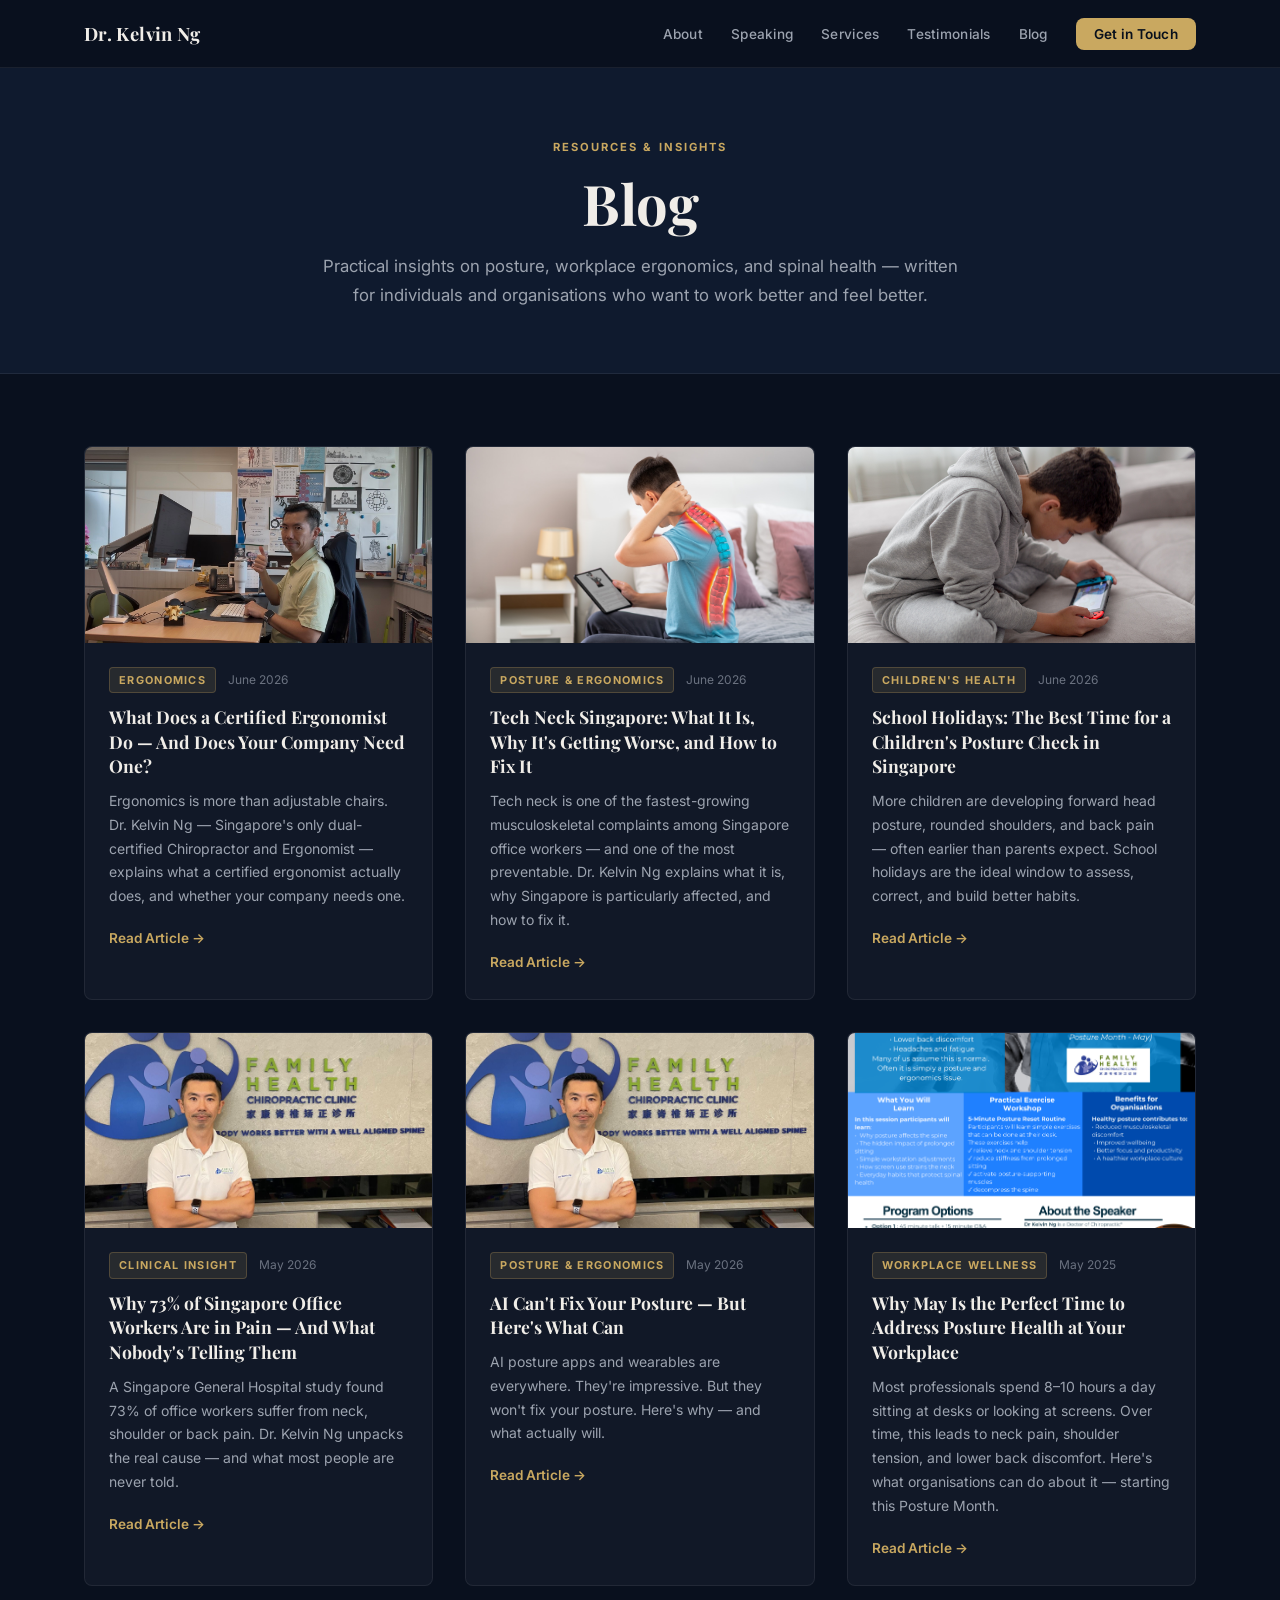
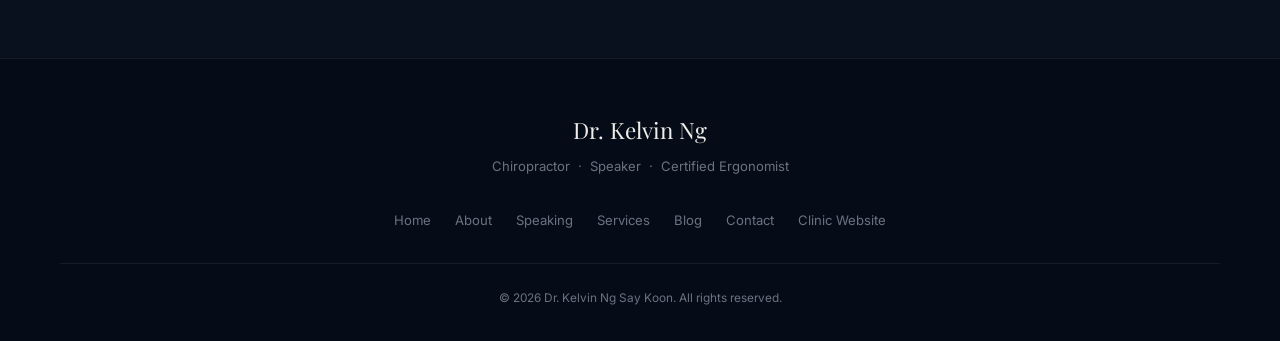
<file: blog/index.html>
<!DOCTYPE html>
<html lang="en">
<head>
  <meta charset="UTF-8" />
  <meta name="viewport" content="width=device-width, initial-scale=1.0" />
  <title>Blog | Dr. Kelvin Ng — Posture, Ergonomics & Spinal Health</title>
  <meta name="description" content="Practical insights on posture, workplace ergonomics, spinal health and corporate wellness from Dr. Kelvin Ng — Chiropractor, Speaker and Certified Ergonomist." />
  <link rel="canonical" href="https://drkelvinng.com/blog/" />
  <link rel="icon" href="/favicon.svg" type="image/svg+xml" />
  <meta property="og:type" content="website" />
  <meta property="og:url" content="https://drkelvinng.com/blog/" />
  <meta property="og:title" content="Blog | Dr. Kelvin Ng — Posture, Ergonomics & Spinal Health" />
  <meta property="og:description" content="Practical insights on posture, workplace ergonomics and spinal health from Dr. Kelvin Ng." />
  <meta property="og:image" content="https://drkelvinng.com/images/hero.jpg" />
  <meta property="og:image:width" content="1800" />
  <meta property="og:image:height" content="1200" />
  <!-- Twitter / X Card -->
  <meta name="twitter:card" content="summary_large_image" />
  <meta name="twitter:title" content="Blog | Dr. Kelvin Ng — Posture, Ergonomics & Spinal Health" />
  <meta name="twitter:description" content="Practical insights on posture, workplace ergonomics and spinal health from Dr. Kelvin Ng." />
  <meta name="twitter:image" content="https://drkelvinng.com/images/hero.jpg" />
  <link rel="preconnect" href="https://fonts.googleapis.com" />
  <link rel="preconnect" href="https://fonts.gstatic.com" crossorigin />
  <link href="https://fonts.googleapis.com/css2?family=Playfair+Display:wght@400;600;700&family=Inter:wght@300;400;500;600&display=swap" rel="stylesheet" />
  <link rel="stylesheet" href="../css/styles.css" />
  <link rel="stylesheet" href="../css/blog.css" />
</head>
<body>

  <nav id="navbar">
    <div class="nav-container">
      <a href="../" class="nav-logo">Dr. Kelvin Ng</a>
      <button class="nav-toggle" id="navToggle" aria-label="Toggle navigation">
        <span></span><span></span><span></span>
      </button>
      <ul class="nav-links" id="navLinks">
        <li><a href="../#about">About</a></li>
        <li><a href="../#speaking">Speaking</a></li>
        <li><a href="../#services">Services</a></li>
        <li><a href="../#testimonials">Testimonials</a></li>
        <li><a href="/blog/">Blog</a></li>
        <li><a href="../#contact" class="nav-cta">Get in Touch</a></li>
      </ul>
    </div>
  </nav>

  <section class="blog-hero">
    <div class="blog-hero-content">
      <span class="section-label">Resources & Insights</span>
      <h1>Blog</h1>
      <p>Practical insights on posture, workplace ergonomics, and spinal health — written for individuals and organisations who want to work better and feel better.</p>
    </div>
  </section>

  <section class="blog-listing">
    <div class="section-container-full">
      <div class="posts-grid">          <article class="post-card">           <a href="/blog/what-does-a-certified-ergonomist-do/" class="post-card-image">             <img src="../images/blog-ergonomist.jpg" alt="What Does a Certified Ergonomist Do">           </a>           <div class="post-card-content">             <div class="post-meta">               <span class="post-category">Ergonomics</span>               <span class="post-date">June 2026</span>             </div>             <h2><a href="/blog/what-does-a-certified-ergonomist-do/">What Does a Certified Ergonomist Do — And Does Your Company Need One?</a></h2>             <p>Ergonomics is more than adjustable chairs. Dr. Kelvin Ng — Singapore's only dual-certified Chiropractor and Ergonomist — explains what a certified ergonomist actually does, and whether your company needs one.</p>             <a href="/blog/what-does-a-certified-ergonomist-do/" class="read-more">Read Article &rarr;</a>           </div>         </article>

        <article class="post-card">
          <a href="/blog/tech-neck-singapore/" class="post-card-image">
            <img src="../images/blog-tech-neck-singapore.jpg" alt="Tech Neck Singapore: What It Is, Why It's Getting Worse, and How to Fix It" />
          </a>
          <div class="post-card-content">
            <div class="post-meta">
              <span class="post-category">Posture &amp; Ergonomics</span>
              <span class="post-date">June 2026</span>
            </div>
            <h2><a href="/blog/tech-neck-singapore/">Tech Neck Singapore: What It Is, Why It's Getting Worse, and How to Fix It</a></h2>
            <p>Tech neck is one of the fastest-growing musculoskeletal complaints among Singapore office workers — and one of the most preventable. Dr. Kelvin Ng explains what it is, why Singapore is particularly affected, and how to fix it.</p>
            <a href="/blog/tech-neck-singapore/" class="read-more">Read Article &rarr;</a>
          </div>
        </article>

        <article class="post-card">
          <a href="/blog/school-holidays-childrens-posture-check/" class="post-card-image">
            <img src="../images/blog-school-holidays-posture.jpg" alt="School Holidays: The Best Time for a Children's Posture Check in Singapore" />
          </a>
          <div class="post-card-content">
            <div class="post-meta">
              <span class="post-category">Children's Health</span>
              <span class="post-date">June 2026</span>
            </div>
            <h2><a href="/blog/school-holidays-childrens-posture-check/">School Holidays: The Best Time for a Children's Posture Check in Singapore</a></h2>
            <p>More children are developing forward head posture, rounded shoulders, and back pain — often earlier than parents expect. School holidays are the ideal window to assess, correct, and build better habits.</p>
            <a href="/blog/school-holidays-childrens-posture-check/" class="read-more">Read Article &rarr;</a>
          </div>
        </article>

        <article class="post-card">
          <a href="/blog/why-73-percent-of-singapore-office-workers-are-in-pain/" class="post-card-image">
            <img src="../images/services.jpg" alt="Why 73% of Singapore Office Workers Are in Pain" />
          </a>
          <div class="post-card-content">
            <div class="post-meta">
              <span class="post-category">Clinical Insight</span>
              <span class="post-date">May 2026</span>
            </div>
            <h2><a href="/blog/why-73-percent-of-singapore-office-workers-are-in-pain/">Why 73% of Singapore Office Workers Are in Pain — And What Nobody's Telling Them</a></h2>
            <p>A Singapore General Hospital study found 73% of office workers suffer from neck, shoulder or back pain. Dr. Kelvin Ng unpacks the real cause — and what most people are never told.</p>
            <a href="/blog/why-73-percent-of-singapore-office-workers-are-in-pain/" class="read-more">Read Article &rarr;</a>
          </div>
        </article>

        <article class="post-card">
          <a href="/blog/ai-cant-fix-your-posture/" class="post-card-image">
            <img src="../images/services.jpg" alt="AI Can't Fix Your Posture — But Here's What Can" />
          </a>
          <div class="post-card-content">
            <div class="post-meta">
              <span class="post-category">Posture &amp; Ergonomics</span>
              <span class="post-date">May 2026</span>
            </div>
            <h2><a href="/blog/ai-cant-fix-your-posture/">AI Can't Fix Your Posture — But Here's What Can</a></h2>
            <p>AI posture apps and wearables are everywhere. They're impressive. But they won't fix your posture. Here's why — and what actually will.</p>
            <a href="/blog/ai-cant-fix-your-posture/" class="read-more">Read Article &rarr;</a>
          </div>
        </article>

        <article class="post-card">
          <a href="/blog/posture-month-workplace-wellness/" class="post-card-image">
            <img src="../images/blog-posture-month.jpg" alt="Posture Month Workplace Wellness Programme" />
          </a>
          <div class="post-card-content">
            <div class="post-meta">
              <span class="post-category">Workplace Wellness</span>
              <span class="post-date">May 2025</span>
            </div>
            <h2><a href="/blog/posture-month-workplace-wellness/">Why May Is the Perfect Time to Address Posture Health at Your Workplace</a></h2>
            <p>Most professionals spend 8–10 hours a day sitting at desks or looking at screens. Over time, this leads to neck pain, shoulder tension, and lower back discomfort. Here's what organisations can do about it — starting this Posture Month.</p>
            <a href="/blog/posture-month-workplace-wellness/" class="read-more">Read Article &rarr;</a>
          </div>
        </article>

      </div>
    </div>
  </section>

  <footer>
    <div class="footer-container">
      <div class="footer-brand">
        <span class="footer-name">Dr. Kelvin Ng</span>
        <span class="footer-tagline">Chiropractor &nbsp;&middot;&nbsp; Speaker &nbsp;&middot;&nbsp; Certified Ergonomist</span>
      </div>
      <nav class="footer-links">
        <a href="../">Home</a>
        <a href="../#about">About</a>
        <a href="../#speaking">Speaking</a>
        <a href="../#services">Services</a>
        <a href="/blog/">Blog</a>
        <a href="../#contact">Contact</a>
        <a href="https://www.familyhealthchiro.sg" target="_blank" rel="noopener">Clinic Website</a>
      </nav>
      <div class="footer-bottom">
        <p>&copy; 2026 Dr. Kelvin Ng Say Koon. All rights reserved.</p>
      </div>
    </div>
  </footer>

  <script src="../js/main.js"></script>
</body>
</html>
</file>
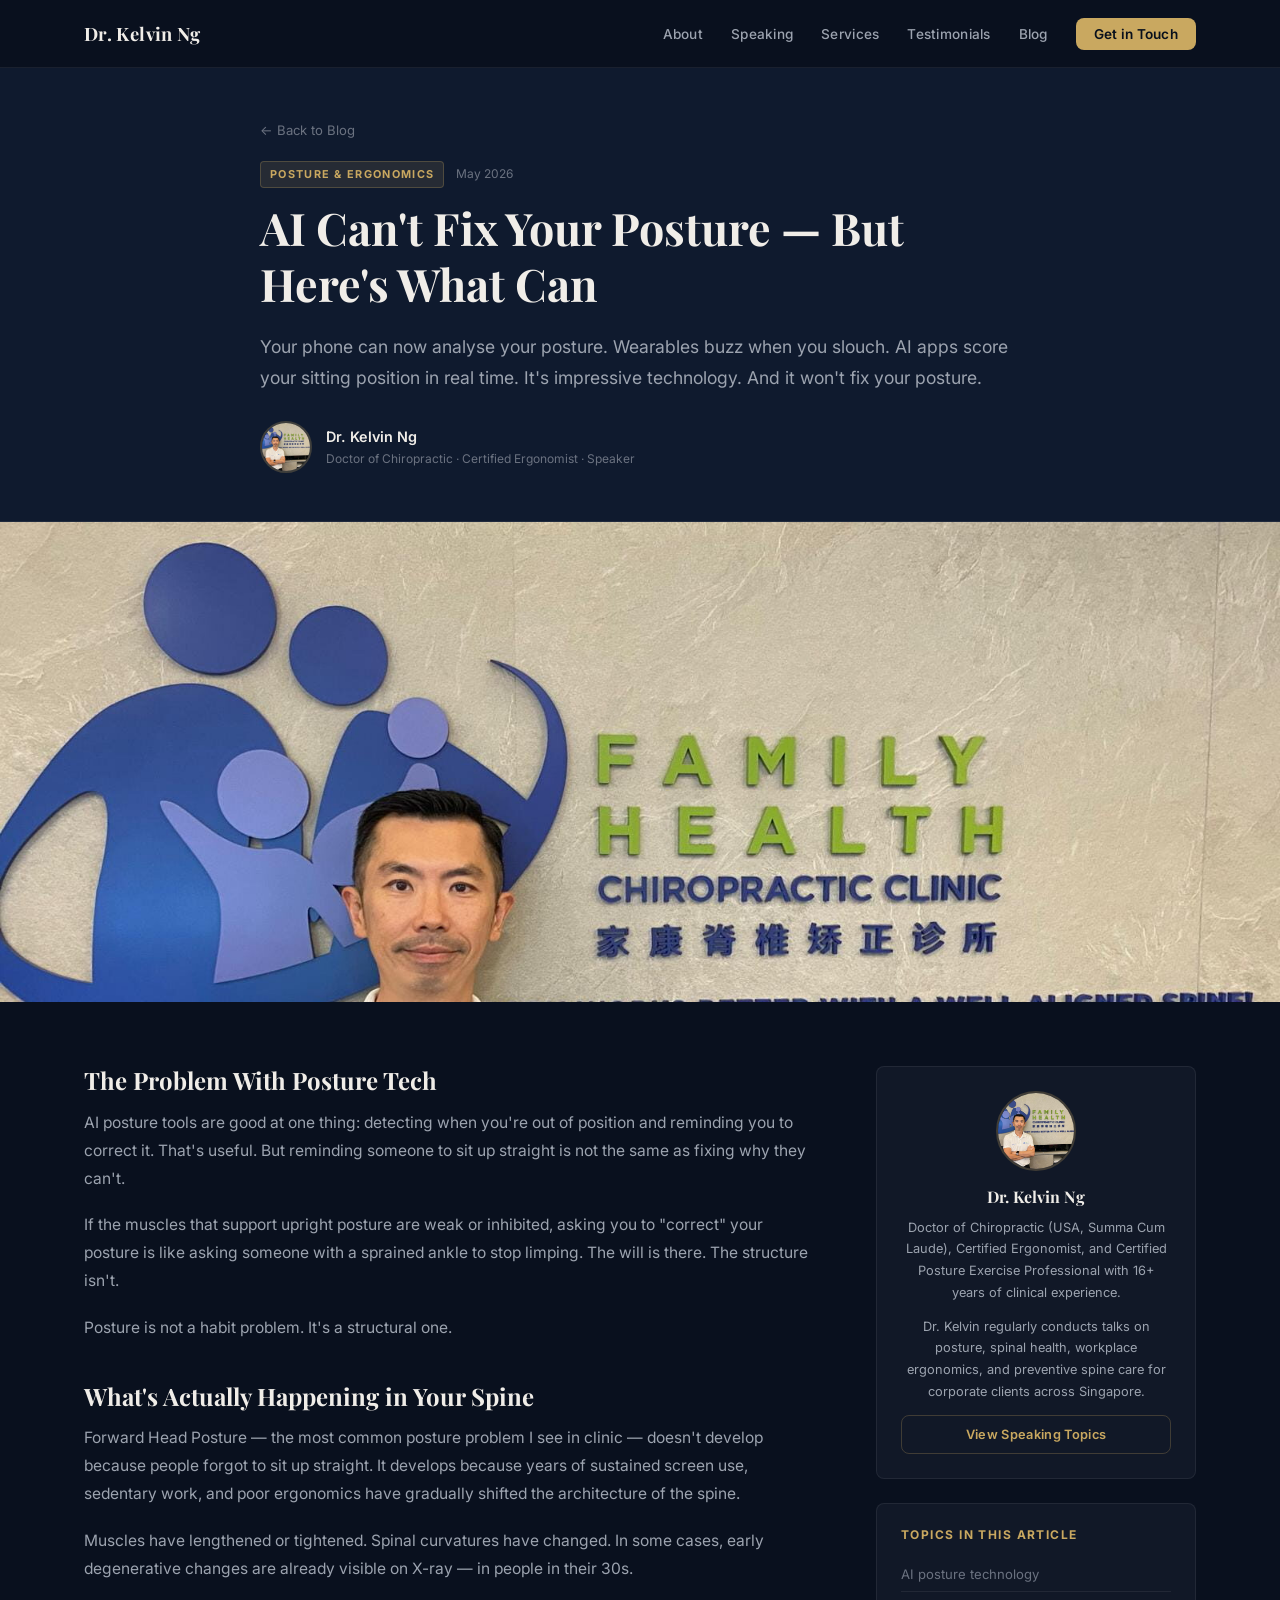
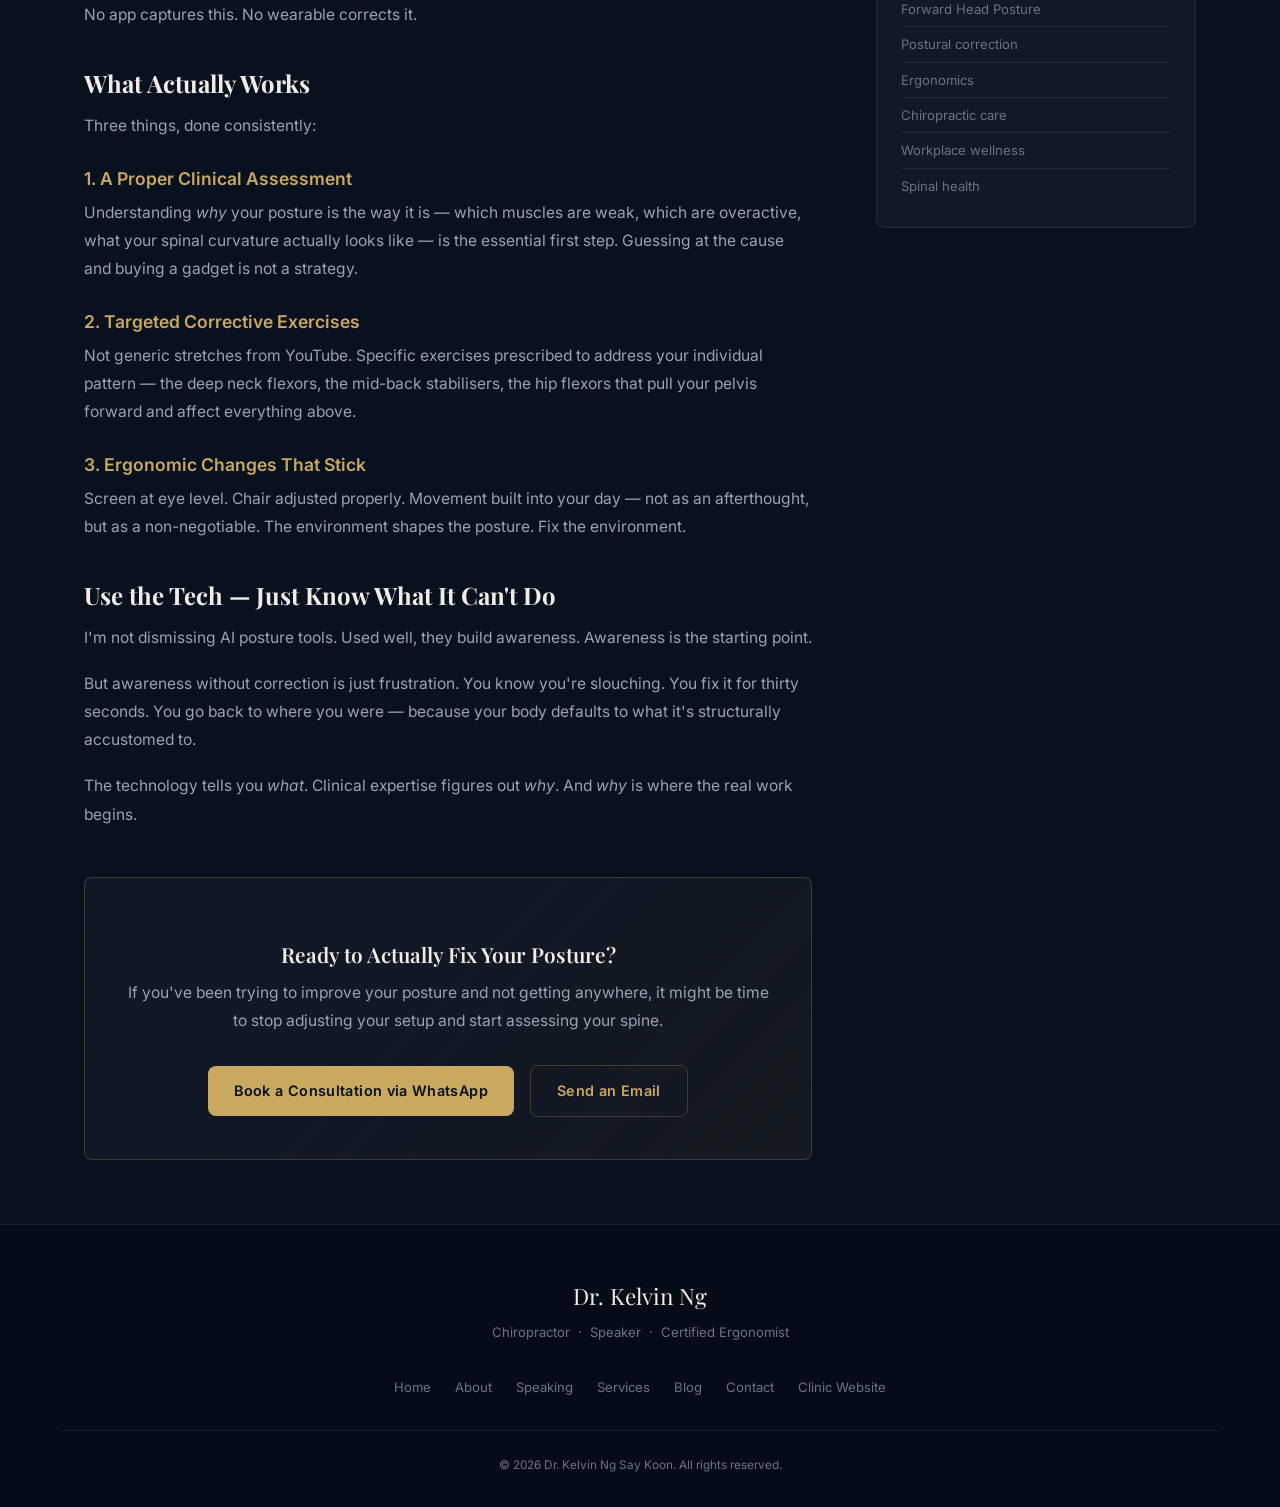
<file: blog/ai-cant-fix-your-posture/index.html>
<!DOCTYPE html>
<html lang="en">
<head>
  <meta charset="UTF-8" />
  <meta name="viewport" content="width=device-width, initial-scale=1.0" />
  <title>AI Can't Fix Your Posture — But Here's What Can | Dr. Kelvin Ng</title>
  <meta name="description" content="AI posture tools and wearables are everywhere in 2026. But can they actually fix your posture? Dr. Kelvin Ng cuts through the hype and explains what really works." />
  <link rel="canonical" href="https://drkelvinng.com/blog/ai-cant-fix-your-posture/" />
  <link rel="icon" href="/favicon.svg" type="image/svg+xml" />
  <meta property="og:type" content="article" />
  <meta property="og:url" content="https://drkelvinng.com/blog/ai-cant-fix-your-posture/" />
  <meta property="og:title" content="AI Can't Fix Your Posture — But Here's What Can" />
  <meta property="og:description" content="AI posture tools and wearables are everywhere. But they can't fix your posture. Dr. Kelvin Ng explains what actually works." />
  <meta property="og:image" content="https://drkelvinng.com/images/services.jpg" />
  <meta property="og:image:width" content="1600" />
  <meta property="og:image:height" content="1200" />
  <meta property="article:published_time" content="2026-05-06" />
  <meta property="article:author" content="Dr. Kelvin Ng" />
  <!-- Twitter / X Card -->
  <meta name="twitter:card" content="summary_large_image" />
  <meta name="twitter:title" content="AI Can't Fix Your Posture — But Here's What Can" />
  <meta name="twitter:description" content="AI posture tools and wearables are everywhere. But they can't fix your posture. Dr. Kelvin Ng explains what actually works." />
  <meta name="twitter:image" content="https://drkelvinng.com/images/services.jpg" />
  <script type="application/ld+json">
  {
    "@context": "https://schema.org",
    "@type": "BlogPosting",
    "headline": "AI Can't Fix Your Posture — But Here's What Can",
    "description": "AI posture tools and wearables are everywhere in 2026. But can they actually fix your posture? Dr. Kelvin Ng cuts through the hype and explains what really works.",
    "image": "https://drkelvinng.com/images/services.jpg",
    "author": {
      "@type": "Person",
      "name": "Dr. Kelvin Ng",
      "url": "https://drkelvinng.com"
    },
    "publisher": {
      "@type": "Person",
      "name": "Dr. Kelvin Ng",
      "url": "https://drkelvinng.com"
    },
    "datePublished": "2026-05-06",
    "url": "https://drkelvinng.com/blog/ai-cant-fix-your-posture/"
  }
  </script>
  <script type="application/ld+json">
  {
    "@context": "https://schema.org",
    "@type": "BreadcrumbList",
    "itemListElement": [
      { "@type": "ListItem", "position": 1, "name": "Home", "item": "https://drkelvinng.com/" },
      { "@type": "ListItem", "position": 2, "name": "Blog", "item": "https://drkelvinng.com/blog/" },
      { "@type": "ListItem", "position": 3, "name": "AI Can't Fix Your Posture — But Here's What Can", "item": "https://drkelvinng.com/blog/ai-cant-fix-your-posture/" }
    ]
  }
  </script>
  <link rel="preconnect" href="https://fonts.googleapis.com" />
  <link rel="preconnect" href="https://fonts.gstatic.com" crossorigin />
  <link href="https://fonts.googleapis.com/css2?family=Playfair+Display:wght@400;600;700&family=Inter:wght@300;400;500;600&display=swap" rel="stylesheet" />
  <link rel="stylesheet" href="../../css/styles.css" />
  <link rel="stylesheet" href="../../css/blog.css" />
</head>
<body>

  <nav id="navbar">
    <div class="nav-container">
      <a href="../../" class="nav-logo">Dr. Kelvin Ng</a>
      <button class="nav-toggle" id="navToggle" aria-label="Toggle navigation">
        <span></span><span></span><span></span>
      </button>
      <ul class="nav-links" id="navLinks">
        <li><a href="../../#about">About</a></li>
        <li><a href="../../#speaking">Speaking</a></li>
        <li><a href="../../#services">Services</a></li>
        <li><a href="../../#testimonials">Testimonials</a></li>
        <li><a href="/blog/">Blog</a></li>
        <li><a href="../../#contact" class="nav-cta">Get in Touch</a></li>
      </ul>
    </div>
  </nav>

  <article class="post-article">

    <header class="post-header">
      <div class="post-header-inner">
        <a href="/blog/" class="back-link">&larr; Back to Blog</a>
        <div class="post-meta">
          <span class="post-category">Posture &amp; Ergonomics</span>
          <span class="post-date">May 2026</span>
        </div>
        <h1>AI Can't Fix Your Posture — But Here's What Can</h1>
        <p class="post-intro">Your phone can now analyse your posture. Wearables buzz when you slouch. AI apps score your sitting position in real time. It's impressive technology. And it won't fix your posture.</p>
        <div class="post-author">
          <img src="../../images/services.jpg" alt="Dr. Kelvin Ng" class="author-avatar" />
          <div>
            <span class="author-name">Dr. Kelvin Ng</span>
            <span class="author-title">Doctor of Chiropractic &middot; Certified Ergonomist &middot; Speaker</span>
          </div>
        </div>
      </div>
    </header>

    <div class="post-featured-image">
      <img src="../../images/services.jpg" alt="Dr. Kelvin Ng at Family Health Chiropractic Clinic" />
    </div>

    <div class="post-body">
      <div class="post-content">

        <h2>The Problem With Posture Tech</h2>
        <p>AI posture tools are good at one thing: detecting when you're out of position and reminding you to correct it. That's useful. But reminding someone to sit up straight is not the same as fixing why they can't.</p>
        <p>If the muscles that support upright posture are weak or inhibited, asking you to "correct" your posture is like asking someone with a sprained ankle to stop limping. The will is there. The structure isn't.</p>
        <p>Posture is not a habit problem. It's a structural one.</p>

        <h2>What's Actually Happening in Your Spine</h2>
        <p>Forward Head Posture &mdash; the most common posture problem I see in clinic &mdash; doesn't develop because people forgot to sit up straight. It develops because years of sustained screen use, sedentary work, and poor ergonomics have gradually shifted the architecture of the spine.</p>
        <p>Muscles have lengthened or tightened. Spinal curvatures have changed. In some cases, early degenerative changes are already visible on X-ray &mdash; in people in their 30s.</p>
        <p>No app captures this. No wearable corrects it.</p>

        <h2>What Actually Works</h2>
        <p>Three things, done consistently:</p>

        <h3>1. A Proper Clinical Assessment</h3>
        <p>Understanding <em>why</em> your posture is the way it is &mdash; which muscles are weak, which are overactive, what your spinal curvature actually looks like &mdash; is the essential first step. Guessing at the cause and buying a gadget is not a strategy.</p>

        <h3>2. Targeted Corrective Exercises</h3>
        <p>Not generic stretches from YouTube. Specific exercises prescribed to address your individual pattern &mdash; the deep neck flexors, the mid-back stabilisers, the hip flexors that pull your pelvis forward and affect everything above.</p>

        <h3>3. Ergonomic Changes That Stick</h3>
        <p>Screen at eye level. Chair adjusted properly. Movement built into your day &mdash; not as an afterthought, but as a non-negotiable. The environment shapes the posture. Fix the environment.</p>

        <h2>Use the Tech &mdash; Just Know What It Can't Do</h2>
        <p>I'm not dismissing AI posture tools. Used well, they build awareness. Awareness is the starting point.</p>
        <p>But awareness without correction is just frustration. You know you're slouching. You fix it for thirty seconds. You go back to where you were &mdash; because your body defaults to what it's structurally accustomed to.</p>
        <p>The technology tells you <em>what</em>. Clinical expertise figures out <em>why</em>. And <em>why</em> is where the real work begins.</p>

        <div class="post-cta-box">
          <h3>Ready to Actually Fix Your Posture?</h3>
          <p>If you've been trying to improve your posture and not getting anywhere, it might be time to stop adjusting your setup and start assessing your spine.</p>
          <a href="https://wa.me/6581988248" class="btn-primary" target="_blank" rel="noopener">Book a Consultation via WhatsApp</a>
          <a href="mailto:drkelvin.ng@familyhealthchiro.sg" class="btn-secondary">Send an Email</a>
        </div>

      </div>

      <aside class="post-sidebar">
        <div class="sidebar-author">
          <img src="../../images/services.jpg" alt="Dr. Kelvin Ng" />
          <h3>Dr. Kelvin Ng</h3>
          <p>Doctor of Chiropractic (USA, Summa Cum Laude), Certified Ergonomist, and Certified Posture Exercise Professional with 16+ years of clinical experience.</p>
          <p>Dr. Kelvin regularly conducts talks on posture, spinal health, workplace ergonomics, and preventive spine care for corporate clients across Singapore.</p>
          <a href="../../#speaking" class="btn-secondary">View Speaking Topics</a>
        </div>

        <div class="sidebar-topics">
          <h4>Topics in This Article</h4>
          <ul>
            <li>AI posture technology</li>
            <li>Forward Head Posture</li>
            <li>Postural correction</li>
            <li>Ergonomics</li>
            <li>Chiropractic care</li>
            <li>Workplace wellness</li>
            <li>Spinal health</li>
          </ul>
        </div>
      </aside>

    </div>

  </article>

  <footer>
    <div class="footer-container">
      <div class="footer-brand">
        <span class="footer-name">Dr. Kelvin Ng</span>
        <span class="footer-tagline">Chiropractor &nbsp;&middot;&nbsp; Speaker &nbsp;&middot;&nbsp; Certified Ergonomist</span>
      </div>
      <nav class="footer-links">
        <a href="../../">Home</a>
        <a href="../../#about">About</a>
        <a href="../../#speaking">Speaking</a>
        <a href="../../#services">Services</a>
        <a href="/blog/">Blog</a>
        <a href="../../#contact">Contact</a>
        <a href="https://www.familyhealthchiro.sg" target="_blank" rel="noopener">Clinic Website</a>
      </nav>
      <div class="footer-bottom">
        <p>&copy; 2026 Dr. Kelvin Ng Say Koon. All rights reserved.</p>
      </div>
    </div>
  </footer>

  <script src="../../js/main.js"></script>
</body>
</html>
</file>
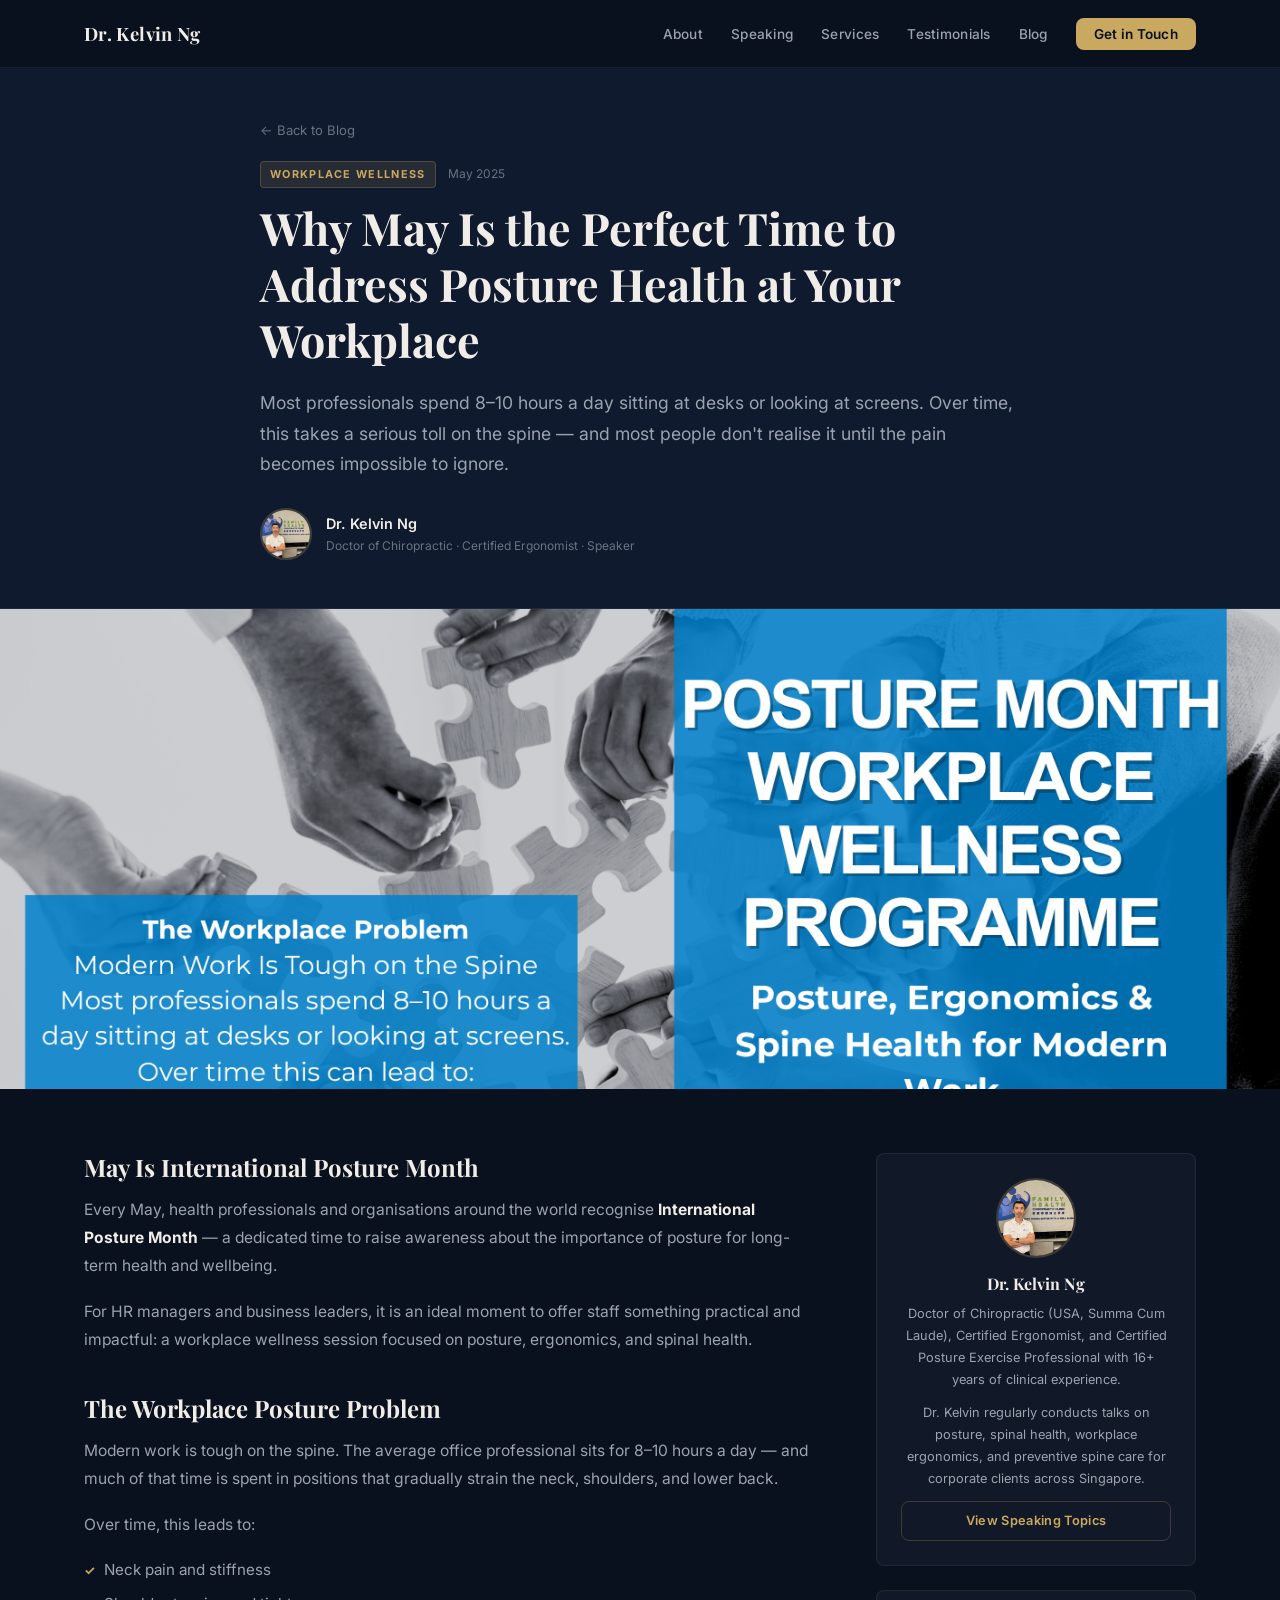
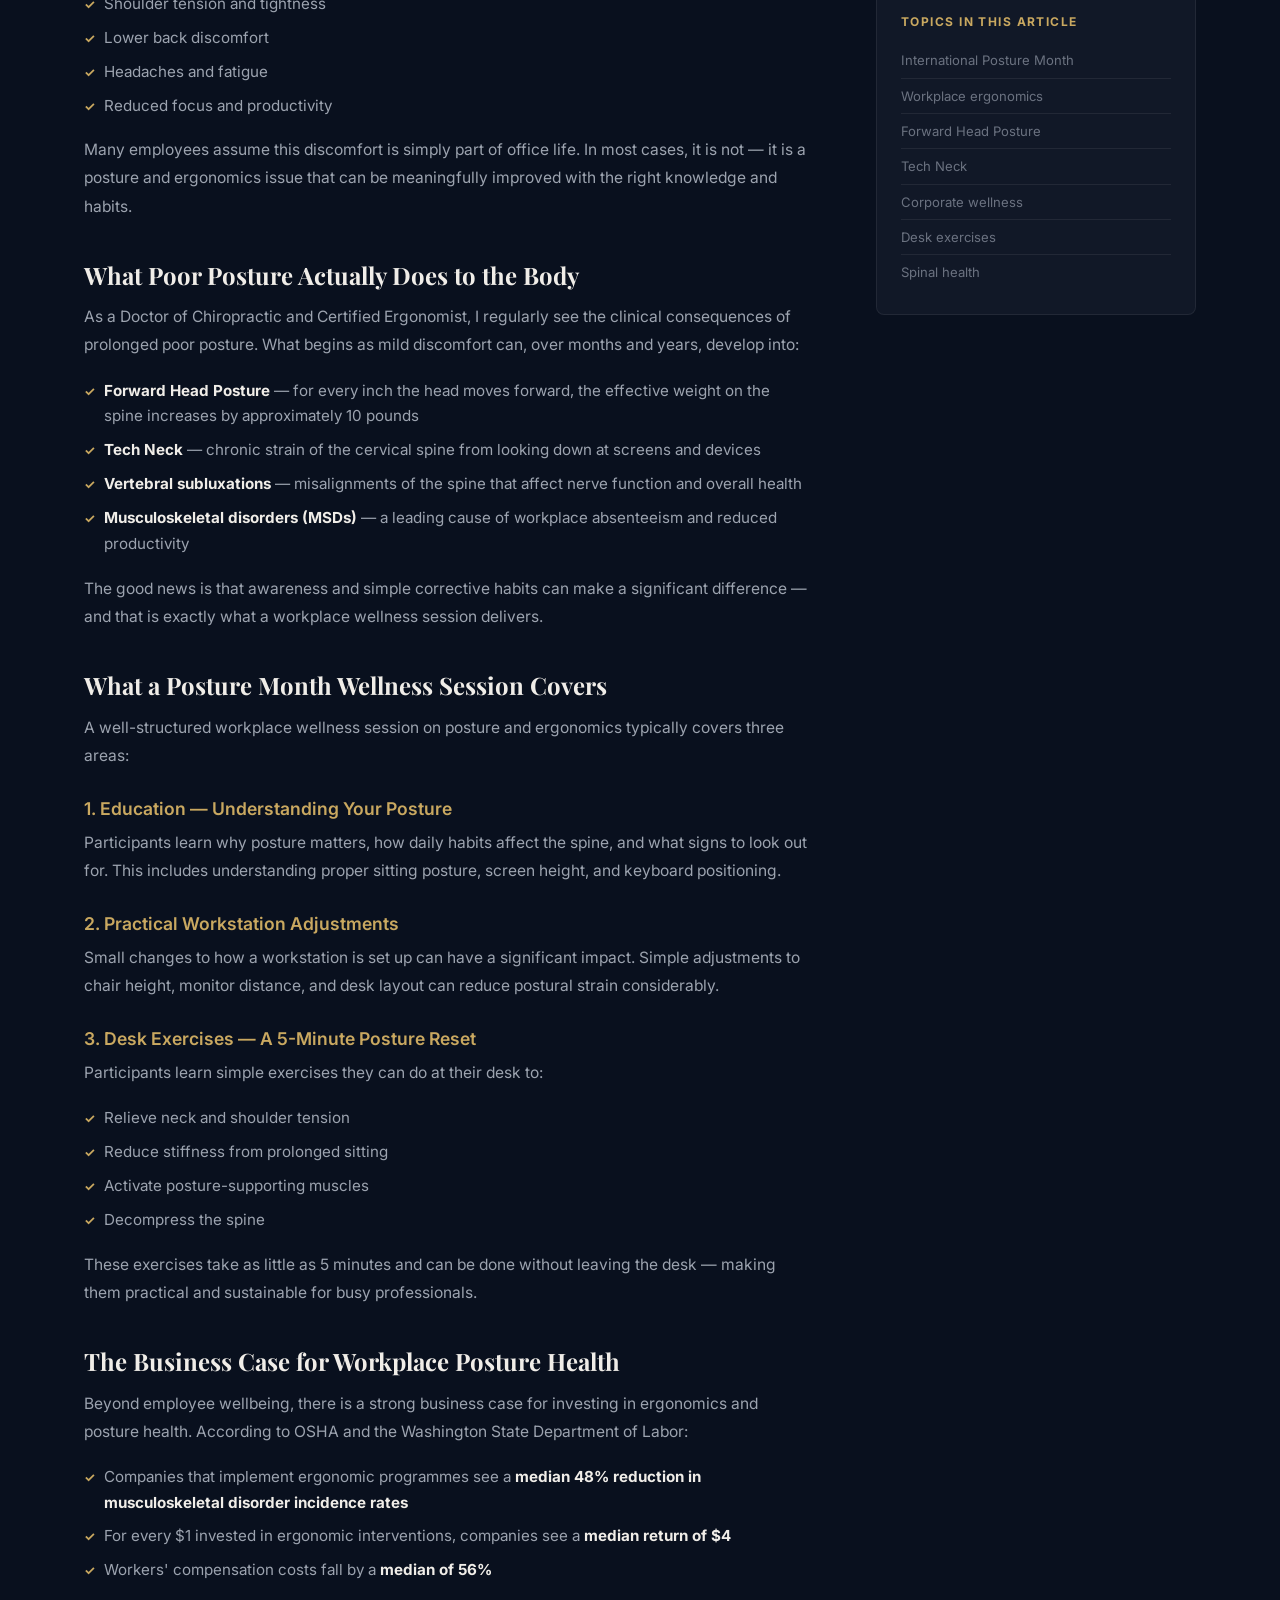
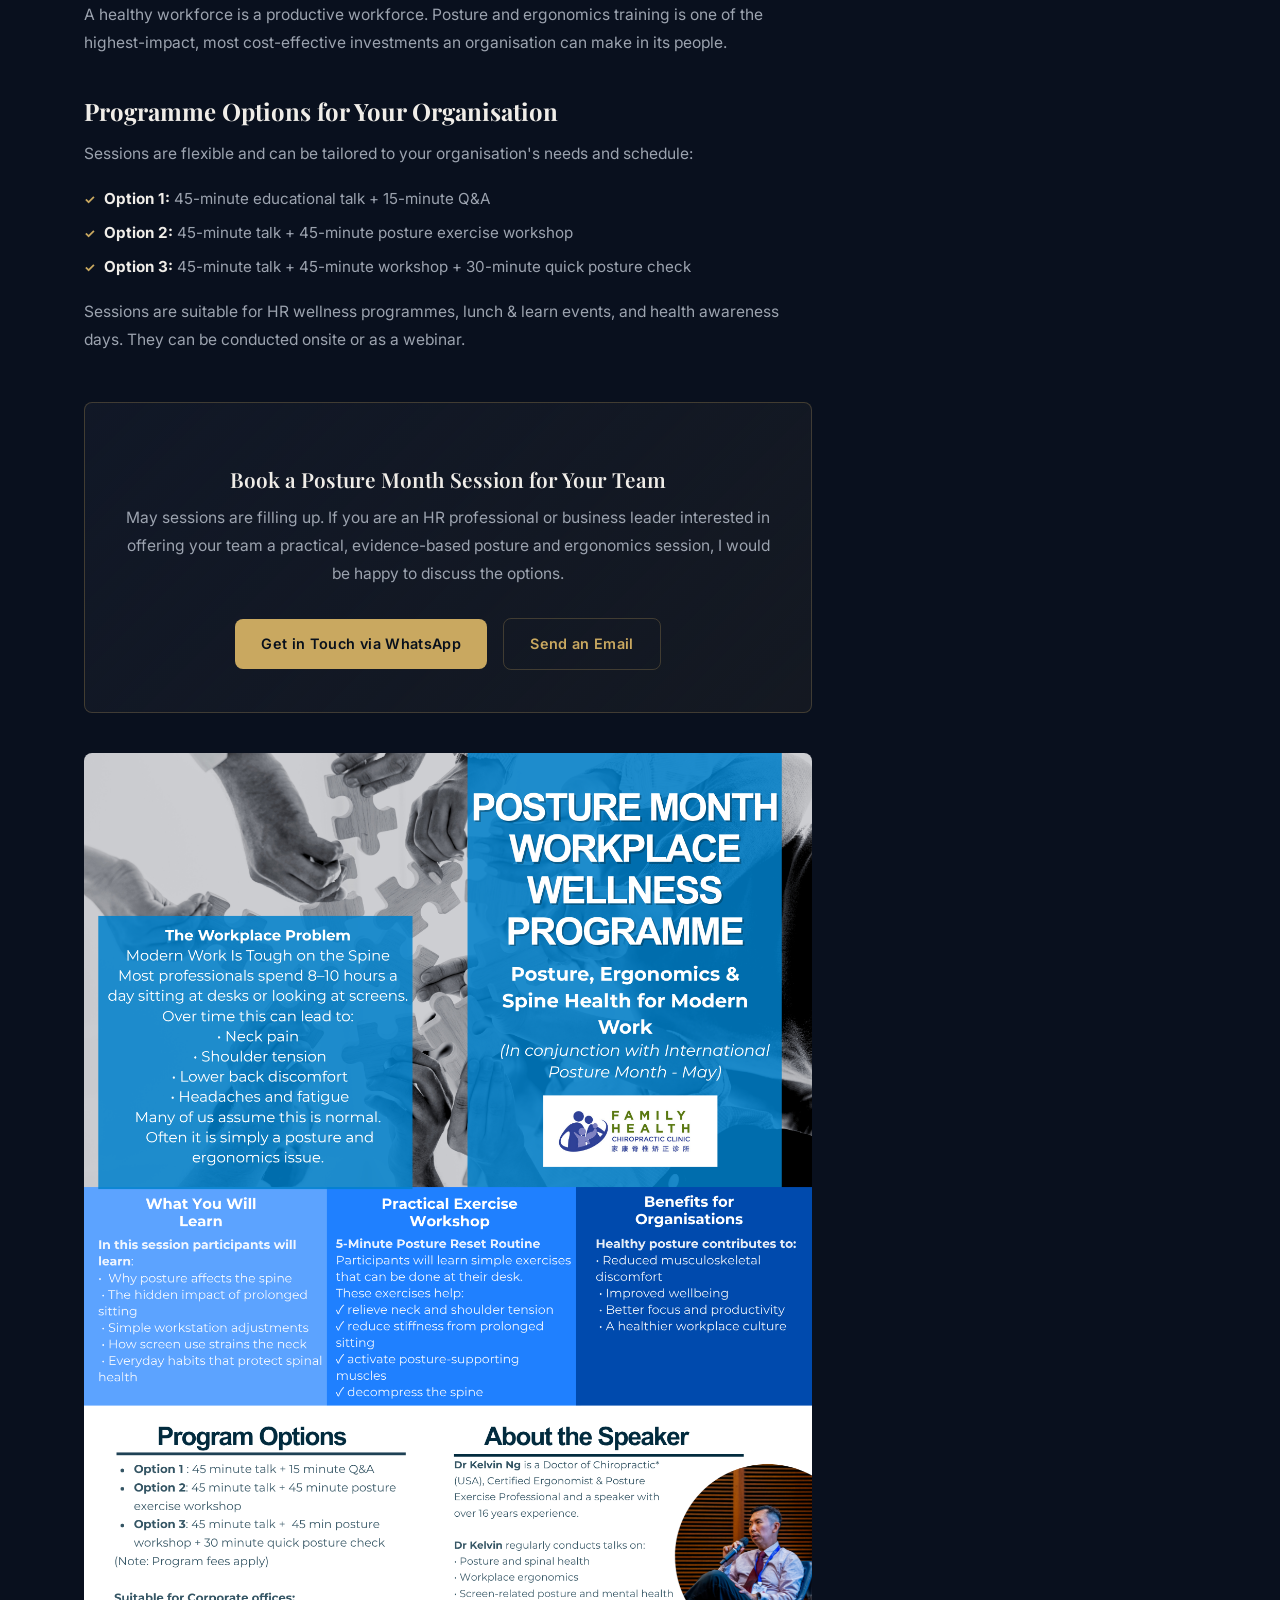
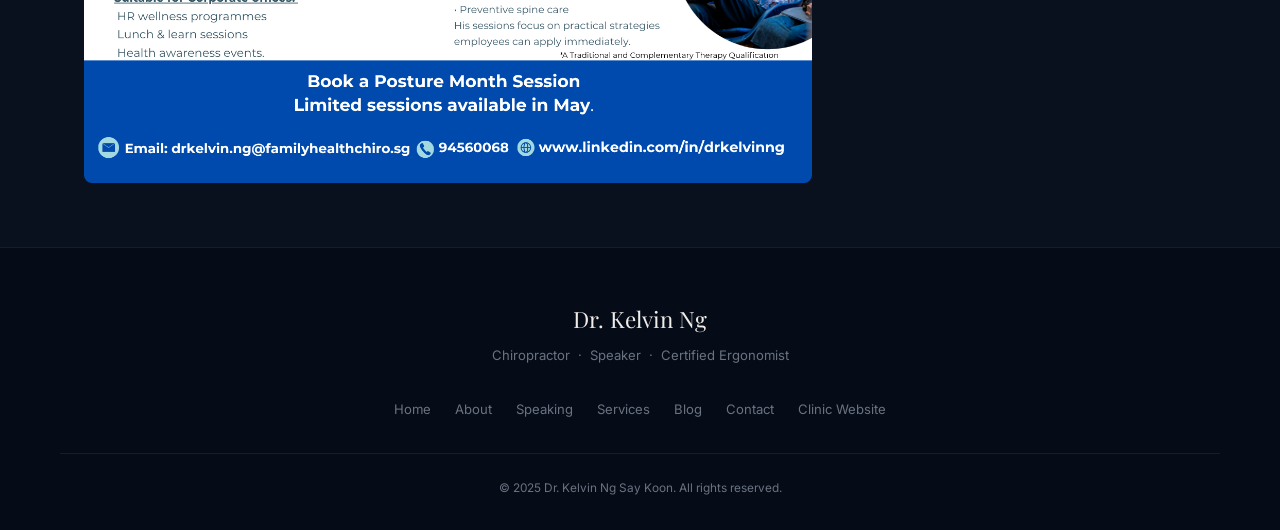
<file: blog/posture-month-workplace-wellness/index.html>
<!DOCTYPE html>
<html lang="en">
<head>
  <meta charset="UTF-8" />
  <meta name="viewport" content="width=device-width, initial-scale=1.0" />
  <title>Why May Is the Perfect Time to Address Posture Health at Your Workplace | Dr. Kelvin Ng</title>
  <meta name="description" content="May is International Posture Month. Learn how poor posture is silently affecting your employees — and what practical steps organisations can take to improve workplace spinal health." />
  <link rel="canonical" href="https://drkelvinng.com/blog/posture-month-workplace-wellness/" />
  <link rel="icon" href="/favicon.svg" type="image/svg+xml" />
  <meta property="og:type" content="article" />
  <meta property="og:url" content="https://drkelvinng.com/blog/posture-month-workplace-wellness/" />
  <meta property="og:title" content="Why May Is the Perfect Time to Address Posture Health at Your Workplace" />
  <meta property="og:description" content="May is International Posture Month. Learn how poor posture is silently affecting your employees and what organisations can do about it." />
  <meta property="og:image" content="https://drkelvinng.com/images/blog-posture-month.jpg" />
  <meta property="og:image:width" content="1800" />
  <meta property="og:image:height" content="1200" />
  <meta property="article:published_time" content="2025-05-01" />
  <meta property="article:author" content="Dr. Kelvin Ng" />
  <!-- Twitter / X Card -->
  <meta name="twitter:card" content="summary_large_image" />
  <meta name="twitter:title" content="Why May Is the Perfect Time to Address Posture Health at Your Workplace" />
  <meta name="twitter:description" content="May is International Posture Month. Learn how poor posture is silently affecting your employees and what organisations can do about it." />
  <meta name="twitter:image" content="https://drkelvinng.com/images/blog-posture-month.jpg" />
  <script type="application/ld+json">
  {
    "@context": "https://schema.org",
    "@type": "BlogPosting",
    "headline": "Why May Is the Perfect Time to Address Posture Health at Your Workplace",
    "description": "May is International Posture Month. Learn how poor posture is silently affecting your employees and what organisations can do about it.",
    "image": "https://drkelvinng.com/images/blog-posture-month.jpg",
    "author": {
      "@type": "Person",
      "name": "Dr. Kelvin Ng",
      "url": "https://drkelvinng.com"
    },
    "publisher": {
      "@type": "Person",
      "name": "Dr. Kelvin Ng",
      "url": "https://drkelvinng.com"
    },
    "datePublished": "2025-05-01",
    "url": "https://drkelvinng.com/blog/posture-month-workplace-wellness/"
  }
  </script>
  <script type="application/ld+json">
  {
    "@context": "https://schema.org",
    "@type": "BreadcrumbList",
    "itemListElement": [
      { "@type": "ListItem", "position": 1, "name": "Home", "item": "https://drkelvinng.com/" },
      { "@type": "ListItem", "position": 2, "name": "Blog", "item": "https://drkelvinng.com/blog/" },
      { "@type": "ListItem", "position": 3, "name": "Why May Is the Perfect Time to Address Posture Health at Your Workplace", "item": "https://drkelvinng.com/blog/posture-month-workplace-wellness/" }
    ]
  }
  </script>
  <link rel="preconnect" href="https://fonts.googleapis.com" />
  <link rel="preconnect" href="https://fonts.gstatic.com" crossorigin />
  <link href="https://fonts.googleapis.com/css2?family=Playfair+Display:wght@400;600;700&family=Inter:wght@300;400;500;600&display=swap" rel="stylesheet" />
  <link rel="stylesheet" href="../../css/styles.css" />
  <link rel="stylesheet" href="../../css/blog.css" />
</head>
<body>

  <nav id="navbar">
    <div class="nav-container">
      <a href="../../" class="nav-logo">Dr. Kelvin Ng</a>
      <button class="nav-toggle" id="navToggle" aria-label="Toggle navigation">
        <span></span><span></span><span></span>
      </button>
      <ul class="nav-links" id="navLinks">
        <li><a href="../../#about">About</a></li>
        <li><a href="../../#speaking">Speaking</a></li>
        <li><a href="../../#services">Services</a></li>
        <li><a href="../../#testimonials">Testimonials</a></li>
        <li><a href="/blog/">Blog</a></li>
        <li><a href="../../#contact" class="nav-cta">Get in Touch</a></li>
      </ul>
    </div>
  </nav>

  <article class="post-article">

    <header class="post-header">
      <div class="post-header-inner">
        <a href="/blog/" class="back-link">&larr; Back to Blog</a>
        <div class="post-meta">
          <span class="post-category">Workplace Wellness</span>
          <span class="post-date">May 2025</span>
        </div>
        <h1>Why May Is the Perfect Time to Address Posture Health at Your Workplace</h1>
        <p class="post-intro">Most professionals spend 8–10 hours a day sitting at desks or looking at screens. Over time, this takes a serious toll on the spine — and most people don't realise it until the pain becomes impossible to ignore.</p>
        <div class="post-author">
          <img src="../../images/services.jpg" alt="Dr. Kelvin Ng" class="author-avatar" />
          <div>
            <span class="author-name">Dr. Kelvin Ng</span>
            <span class="author-title">Doctor of Chiropractic · Certified Ergonomist · Speaker</span>
          </div>
        </div>
      </div>
    </header>

    <div class="post-featured-image">
      <img src="../../images/blog-posture-month.jpg" alt="Posture Month Workplace Wellness Programme" />
    </div>

    <div class="post-body">
      <div class="post-content">

        <h2>May Is International Posture Month</h2>
        <p>Every May, health professionals and organisations around the world recognise <strong>International Posture Month</strong> — a dedicated time to raise awareness about the importance of posture for long-term health and wellbeing.</p>
        <p>For HR managers and business leaders, it is an ideal moment to offer staff something practical and impactful: a workplace wellness session focused on posture, ergonomics, and spinal health.</p>

        <h2>The Workplace Posture Problem</h2>
        <p>Modern work is tough on the spine. The average office professional sits for 8–10 hours a day — and much of that time is spent in positions that gradually strain the neck, shoulders, and lower back.</p>
        <p>Over time, this leads to:</p>
        <ul>
          <li>Neck pain and stiffness</li>
          <li>Shoulder tension and tightness</li>
          <li>Lower back discomfort</li>
          <li>Headaches and fatigue</li>
          <li>Reduced focus and productivity</li>
        </ul>
        <p>Many employees assume this discomfort is simply part of office life. In most cases, it is not — it is a posture and ergonomics issue that can be meaningfully improved with the right knowledge and habits.</p>

        <h2>What Poor Posture Actually Does to the Body</h2>
        <p>As a Doctor of Chiropractic and Certified Ergonomist, I regularly see the clinical consequences of prolonged poor posture. What begins as mild discomfort can, over months and years, develop into:</p>
        <ul>
          <li><strong>Forward Head Posture</strong> — for every inch the head moves forward, the effective weight on the spine increases by approximately 10 pounds</li>
          <li><strong>Tech Neck</strong> — chronic strain of the cervical spine from looking down at screens and devices</li>
          <li><strong>Vertebral subluxations</strong> — misalignments of the spine that affect nerve function and overall health</li>
          <li><strong>Musculoskeletal disorders (MSDs)</strong> — a leading cause of workplace absenteeism and reduced productivity</li>
        </ul>
        <p>The good news is that awareness and simple corrective habits can make a significant difference — and that is exactly what a workplace wellness session delivers.</p>

        <h2>What a Posture Month Wellness Session Covers</h2>
        <p>A well-structured workplace wellness session on posture and ergonomics typically covers three areas:</p>

        <h3>1. Education — Understanding Your Posture</h3>
        <p>Participants learn why posture matters, how daily habits affect the spine, and what signs to look out for. This includes understanding proper sitting posture, screen height, and keyboard positioning.</p>

        <h3>2. Practical Workstation Adjustments</h3>
        <p>Small changes to how a workstation is set up can have a significant impact. Simple adjustments to chair height, monitor distance, and desk layout can reduce postural strain considerably.</p>

        <h3>3. Desk Exercises — A 5-Minute Posture Reset</h3>
        <p>Participants learn simple exercises they can do at their desk to:</p>
        <ul>
          <li>Relieve neck and shoulder tension</li>
          <li>Reduce stiffness from prolonged sitting</li>
          <li>Activate posture-supporting muscles</li>
          <li>Decompress the spine</li>
        </ul>
        <p>These exercises take as little as 5 minutes and can be done without leaving the desk — making them practical and sustainable for busy professionals.</p>

        <h2>The Business Case for Workplace Posture Health</h2>
        <p>Beyond employee wellbeing, there is a strong business case for investing in ergonomics and posture health. According to OSHA and the Washington State Department of Labor:</p>
        <ul>
          <li>Companies that implement ergonomic programmes see a <strong>median 48% reduction in musculoskeletal disorder incidence rates</strong></li>
          <li>For every $1 invested in ergonomic interventions, companies see a <strong>median return of $4</strong></li>
          <li>Workers' compensation costs fall by a <strong>median of 56%</strong></li>
        </ul>
        <p>A healthy workforce is a productive workforce. Posture and ergonomics training is one of the highest-impact, most cost-effective investments an organisation can make in its people.</p>

        <h2>Programme Options for Your Organisation</h2>
        <p>Sessions are flexible and can be tailored to your organisation's needs and schedule:</p>
        <ul>
          <li><strong>Option 1:</strong> 45-minute educational talk + 15-minute Q&amp;A</li>
          <li><strong>Option 2:</strong> 45-minute talk + 45-minute posture exercise workshop</li>
          <li><strong>Option 3:</strong> 45-minute talk + 45-minute workshop + 30-minute quick posture check</li>
        </ul>
        <p>Sessions are suitable for HR wellness programmes, lunch &amp; learn events, and health awareness days. They can be conducted onsite or as a webinar.</p>

        <div class="post-cta-box">
          <h3>Book a Posture Month Session for Your Team</h3>
          <p>May sessions are filling up. If you are an HR professional or business leader interested in offering your team a practical, evidence-based posture and ergonomics session, I would be happy to discuss the options.</p>
          <a href="https://wa.me/6581988248" class="btn-primary" target="_blank" rel="noopener">Get in Touch via WhatsApp</a>
          <a href="mailto:drkelvin.ng@familyhealthchiro.sg" class="btn-secondary">Send an Email</a>
        </div>

        <figure style="text-align:center;margin:2.5rem 0 0;">
          <img src="../../images/blog-posture-month.jpg" alt="Posture Month Workplace Wellness Programme" style="max-width:100%;height:auto;border-radius:8px;" />
        </figure>

      </div>

      <aside class="post-sidebar">
        <div class="sidebar-author">
          <img src="../../images/services.jpg" alt="Dr. Kelvin Ng" />
          <h3>Dr. Kelvin Ng</h3>
          <p>Doctor of Chiropractic (USA, Summa Cum Laude), Certified Ergonomist, and Certified Posture Exercise Professional with 16+ years of clinical experience.</p>
          <p>Dr. Kelvin regularly conducts talks on posture, spinal health, workplace ergonomics, and preventive spine care for corporate clients across Singapore.</p>
          <a href="../../#speaking" class="btn-secondary">View Speaking Topics</a>
        </div>

        <div class="sidebar-topics">
          <h4>Topics in This Article</h4>
          <ul>
            <li>International Posture Month</li>
            <li>Workplace ergonomics</li>
            <li>Forward Head Posture</li>
            <li>Tech Neck</li>
            <li>Corporate wellness</li>
            <li>Desk exercises</li>
            <li>Spinal health</li>
          </ul>
        </div>
      </aside>

    </div>

  </article>

  <footer>
    <div class="footer-container">
      <div class="footer-brand">
        <span class="footer-name">Dr. Kelvin Ng</span>
        <span class="footer-tagline">Chiropractor &nbsp;&middot;&nbsp; Speaker &nbsp;&middot;&nbsp; Certified Ergonomist</span>
      </div>
      <nav class="footer-links">
        <a href="../../">Home</a>
        <a href="../../#about">About</a>
        <a href="../../#speaking">Speaking</a>
        <a href="../../#services">Services</a>
        <a href="/blog/">Blog</a>
        <a href="../../#contact">Contact</a>
        <a href="https://www.familyhealthchiro.sg" target="_blank" rel="noopener">Clinic Website</a>
      </nav>
      <div class="footer-bottom">
        <p>&copy; 2025 Dr. Kelvin Ng Say Koon. All rights reserved.</p>
      </div>
    </div>
  </footer>

  <script src="../../js/main.js"></script>
</body>
</html>
</file>
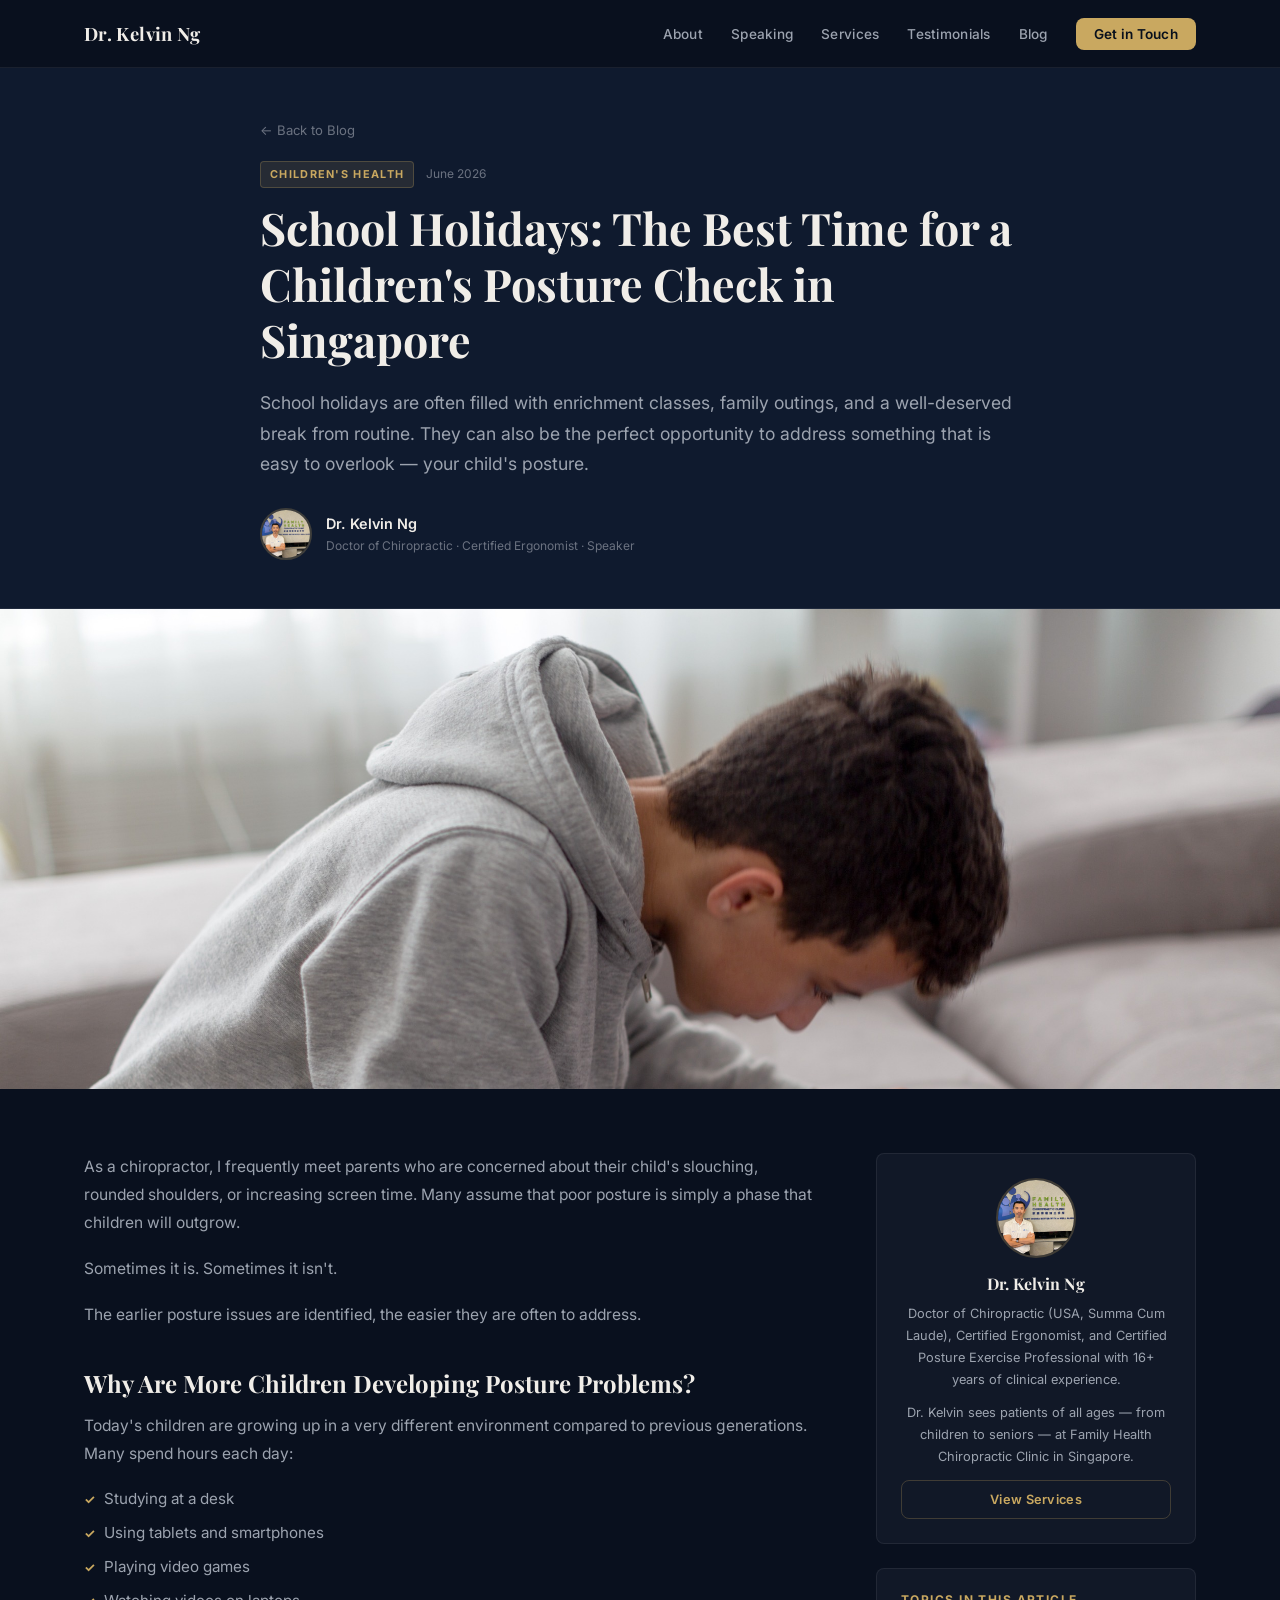
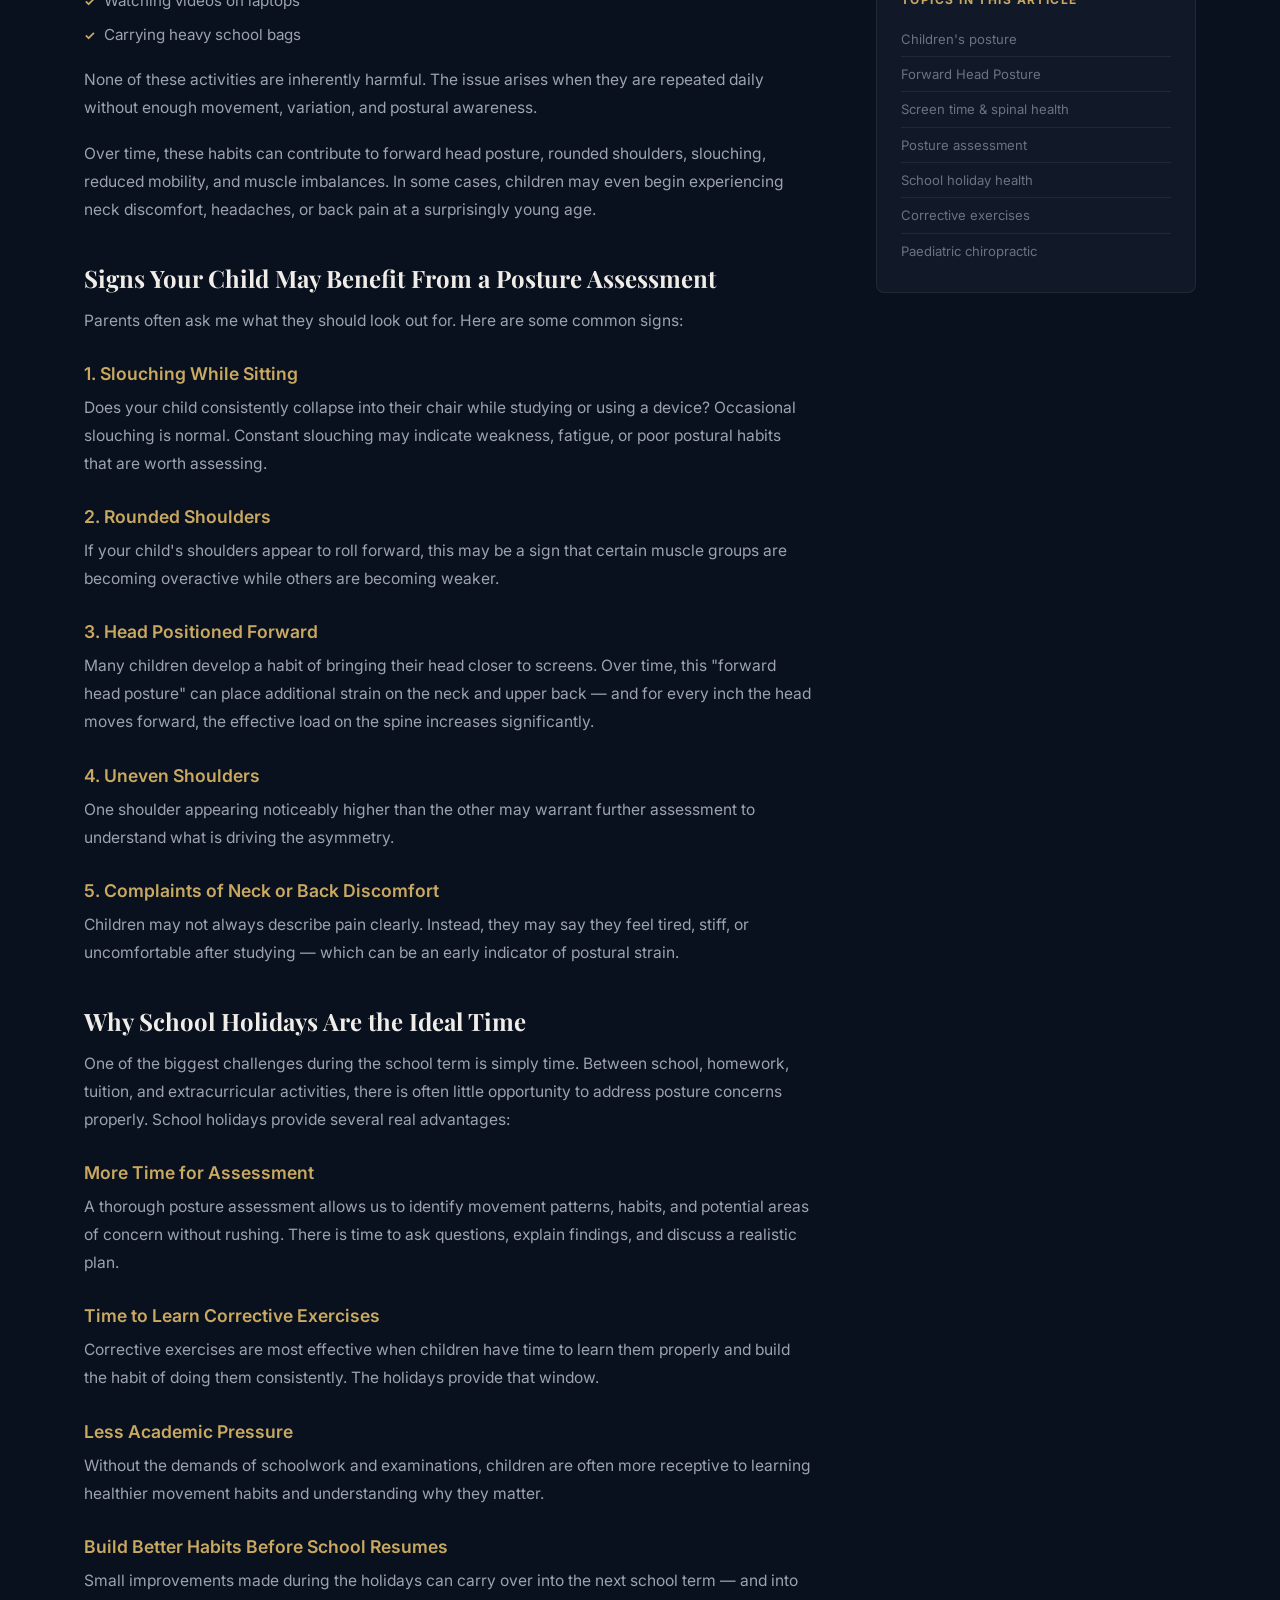
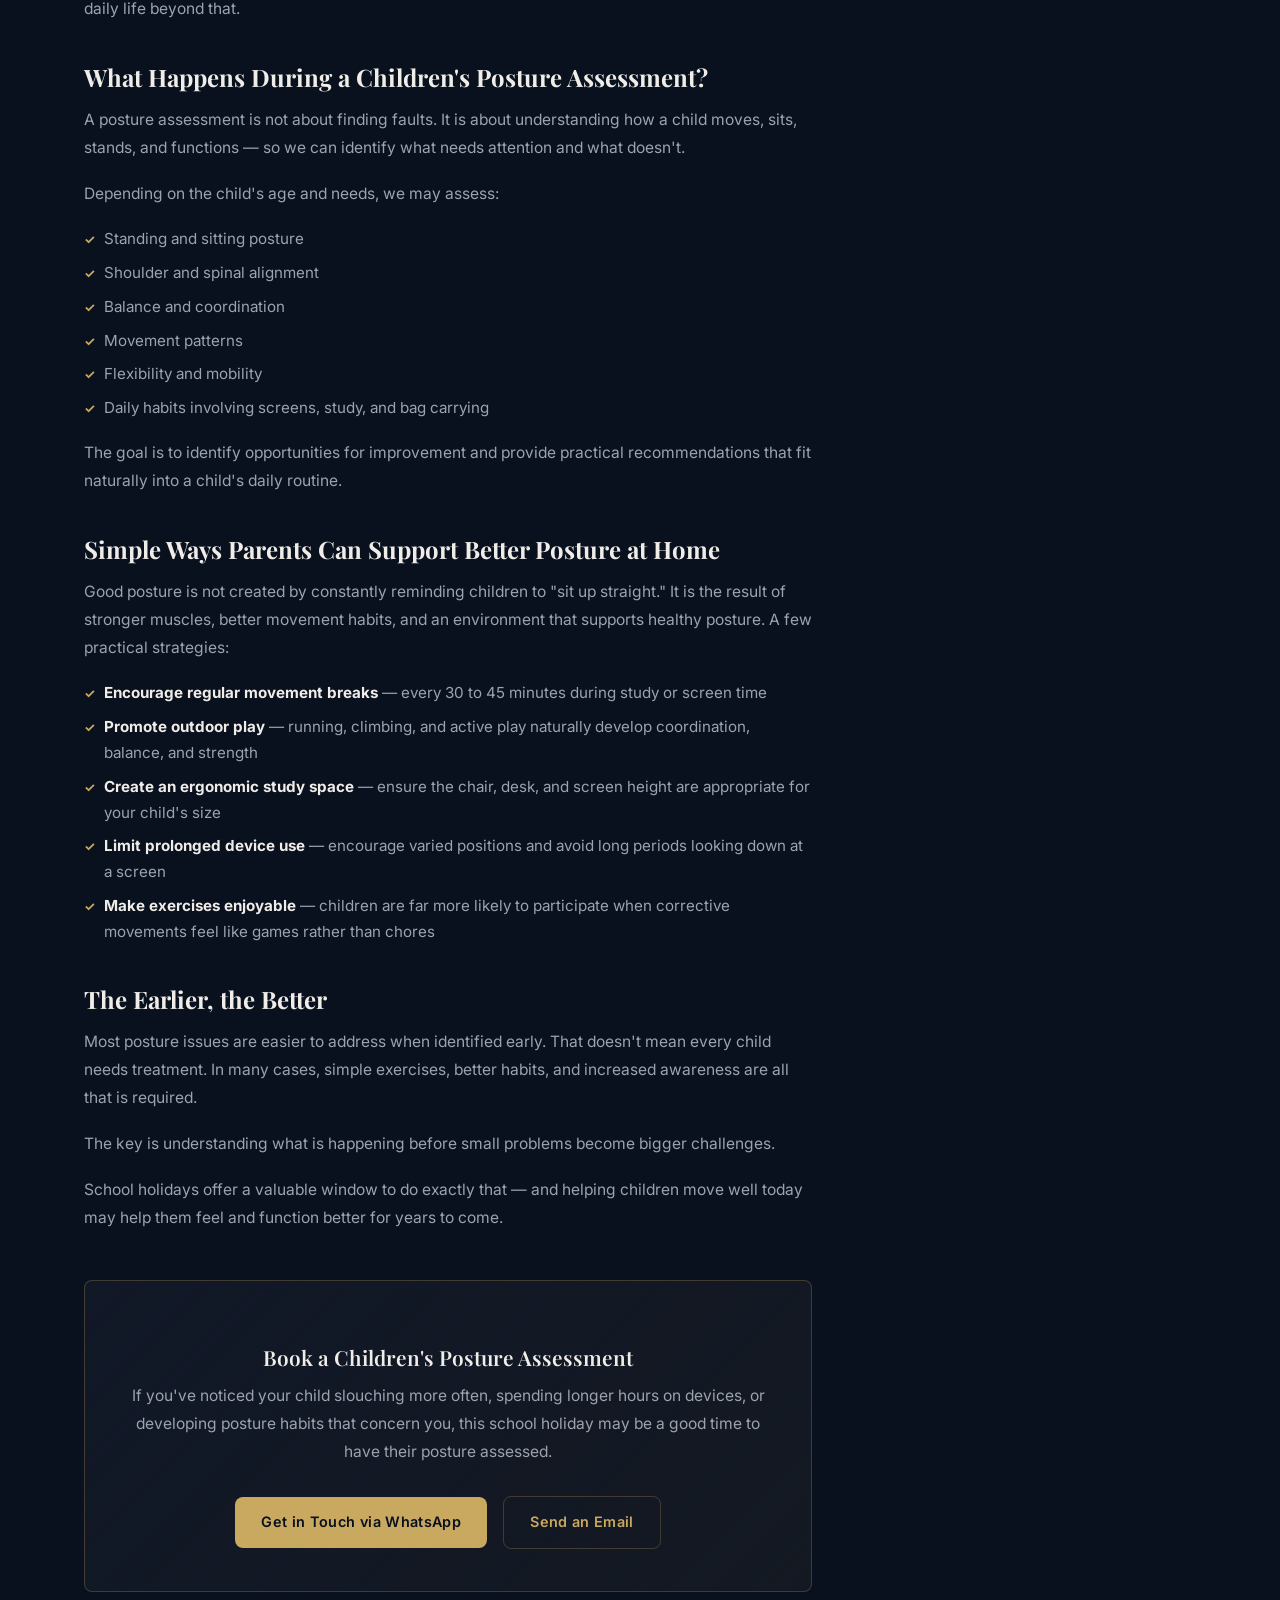
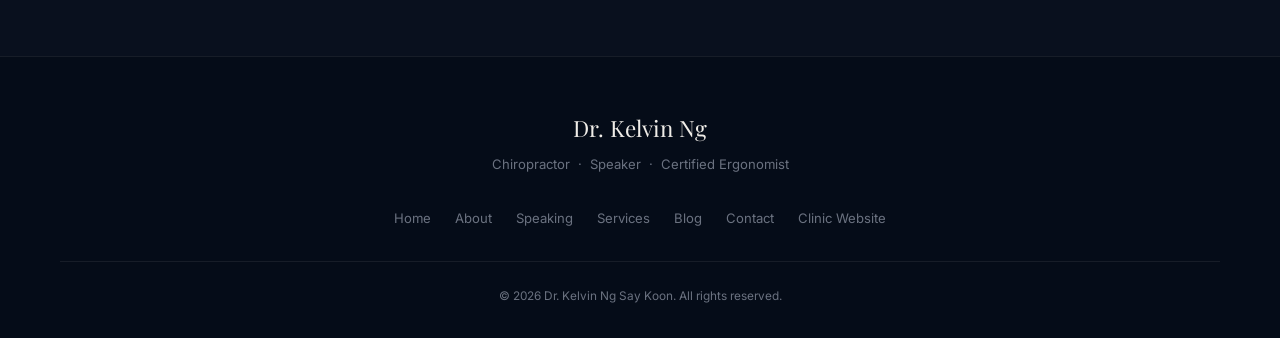
<file: blog/school-holidays-childrens-posture-check/index.html>
<!DOCTYPE html>
<html lang="en">
<head>
  <meta charset="UTF-8" />
  <meta name="viewport" content="width=device-width, initial-scale=1.0" />
  <title>School Holidays: The Best Time for a Children's Posture Check in Singapore | Dr. Kelvin Ng</title>
  <meta name="description" content="School holidays are the perfect time to assess your child's posture. Dr. Kelvin Ng explains the warning signs to watch for and why early detection makes all the difference." />
  <link rel="canonical" href="https://drkelvinng.com/blog/school-holidays-childrens-posture-check/" />
  <link rel="icon" href="/favicon.svg" type="image/svg+xml" />
  <meta property="og:type" content="article" />
  <meta property="og:url" content="https://drkelvinng.com/blog/school-holidays-childrens-posture-check/" />
  <meta property="og:title" content="School Holidays: The Best Time for a Children's Posture Check in Singapore" />
  <meta property="og:description" content="School holidays are the perfect time to assess your child's posture. Dr. Kelvin Ng explains the warning signs to watch for and why early detection makes all the difference." />
  <meta property="og:image" content="https://drkelvinng.com/images/blog-school-holidays-posture.jpg" />
  <meta property="og:image:width" content="2508" />
  <meta property="og:image:height" content="1672" />
  <meta property="article:published_time" content="2026-06-05" />
  <meta property="article:author" content="Dr. Kelvin Ng" />
  <!-- Twitter / X Card -->
  <meta name="twitter:card" content="summary_large_image" />
  <meta name="twitter:title" content="School Holidays: The Best Time for a Children's Posture Check in Singapore" />
  <meta name="twitter:description" content="School holidays are the perfect time to assess your child's posture. Dr. Kelvin Ng explains the warning signs to watch for and why early detection makes all the difference." />
  <meta name="twitter:image" content="https://drkelvinng.com/images/blog-school-holidays-posture.jpg" />
  <script type="application/ld+json">
  {
    "@context": "https://schema.org",
    "@type": "BlogPosting",
    "headline": "School Holidays: The Best Time for a Children's Posture Check in Singapore",
    "description": "School holidays are the perfect time to assess your child's posture. Dr. Kelvin Ng explains the warning signs to watch for and why early detection makes all the difference.",
    "image": "https://drkelvinng.com/images/blog-school-holidays-posture.jpg",
    "author": {
      "@type": "Person",
      "name": "Dr. Kelvin Ng",
      "url": "https://drkelvinng.com"
    },
    "publisher": {
      "@type": "Person",
      "name": "Dr. Kelvin Ng",
      "url": "https://drkelvinng.com"
    },
    "datePublished": "2026-06-05",
    "url": "https://drkelvinng.com/blog/school-holidays-childrens-posture-check/"
  }
  </script>
  <script type="application/ld+json">
  {
    "@context": "https://schema.org",
    "@type": "BreadcrumbList",
    "itemListElement": [
      { "@type": "ListItem", "position": 1, "name": "Home", "item": "https://drkelvinng.com/" },
      { "@type": "ListItem", "position": 2, "name": "Blog", "item": "https://drkelvinng.com/blog/" },
      { "@type": "ListItem", "position": 3, "name": "School Holidays: The Best Time for a Children's Posture Check in Singapore", "item": "https://drkelvinng.com/blog/school-holidays-childrens-posture-check/" }
    ]
  }
  </script>
  <link rel="preconnect" href="https://fonts.googleapis.com" />
  <link rel="preconnect" href="https://fonts.gstatic.com" crossorigin />
  <link href="https://fonts.googleapis.com/css2?family=Playfair+Display:wght@400;600;700&family=Inter:wght@300;400;500;600&display=swap" rel="stylesheet" />
  <link rel="stylesheet" href="../../css/styles.css" />
  <link rel="stylesheet" href="../../css/blog.css" />
</head>
<body>

  <nav id="navbar">
    <div class="nav-container">
      <a href="../../" class="nav-logo">Dr. Kelvin Ng</a>
      <button class="nav-toggle" id="navToggle" aria-label="Toggle navigation">
        <span></span><span></span><span></span>
      </button>
      <ul class="nav-links" id="navLinks">
        <li><a href="../../#about">About</a></li>
        <li><a href="../../#speaking">Speaking</a></li>
        <li><a href="../../#services">Services</a></li>
        <li><a href="../../#testimonials">Testimonials</a></li>
        <li><a href="/blog/">Blog</a></li>
        <li><a href="../../#contact" class="nav-cta">Get in Touch</a></li>
      </ul>
    </div>
  </nav>

  <article class="post-article">

    <header class="post-header">
      <div class="post-header-inner">
        <a href="/blog/" class="back-link">&larr; Back to Blog</a>
        <div class="post-meta">
          <span class="post-category">Children's Health</span>
          <span class="post-date">June 2026</span>
        </div>
        <h1>School Holidays: The Best Time for a Children's Posture Check in Singapore</h1>
        <p class="post-intro">School holidays are often filled with enrichment classes, family outings, and a well-deserved break from routine. They can also be the perfect opportunity to address something that is easy to overlook — your child's posture.</p>
        <div class="post-author">
          <img src="../../images/services.jpg" alt="Dr. Kelvin Ng" class="author-avatar" />
          <div>
            <span class="author-name">Dr. Kelvin Ng</span>
            <span class="author-title">Doctor of Chiropractic &middot; Certified Ergonomist &middot; Speaker</span>
          </div>
        </div>
      </div>
    </header>

    <div class="post-featured-image">
      <img src="../../images/blog-school-holidays-posture.jpg" alt="Child hunched over a screen — a common posture concern during school holidays" />
    </div>

    <div class="post-body">
      <div class="post-content">

        <p>As a chiropractor, I frequently meet parents who are concerned about their child's slouching, rounded shoulders, or increasing screen time. Many assume that poor posture is simply a phase that children will outgrow.</p>
        <p>Sometimes it is. Sometimes it isn't.</p>
        <p>The earlier posture issues are identified, the easier they are often to address.</p>

        <h2>Why Are More Children Developing Posture Problems?</h2>
        <p>Today's children are growing up in a very different environment compared to previous generations. Many spend hours each day:</p>
        <ul>
          <li>Studying at a desk</li>
          <li>Using tablets and smartphones</li>
          <li>Playing video games</li>
          <li>Watching videos on laptops</li>
          <li>Carrying heavy school bags</li>
        </ul>
        <p>None of these activities are inherently harmful. The issue arises when they are repeated daily without enough movement, variation, and postural awareness.</p>
        <p>Over time, these habits can contribute to forward head posture, rounded shoulders, slouching, reduced mobility, and muscle imbalances. In some cases, children may even begin experiencing neck discomfort, headaches, or back pain at a surprisingly young age.</p>

        <h2>Signs Your Child May Benefit From a Posture Assessment</h2>
        <p>Parents often ask me what they should look out for. Here are some common signs:</p>

        <h3>1. Slouching While Sitting</h3>
        <p>Does your child consistently collapse into their chair while studying or using a device? Occasional slouching is normal. Constant slouching may indicate weakness, fatigue, or poor postural habits that are worth assessing.</p>

        <h3>2. Rounded Shoulders</h3>
        <p>If your child's shoulders appear to roll forward, this may be a sign that certain muscle groups are becoming overactive while others are becoming weaker.</p>

        <h3>3. Head Positioned Forward</h3>
        <p>Many children develop a habit of bringing their head closer to screens. Over time, this "forward head posture" can place additional strain on the neck and upper back — and for every inch the head moves forward, the effective load on the spine increases significantly.</p>

        <h3>4. Uneven Shoulders</h3>
        <p>One shoulder appearing noticeably higher than the other may warrant further assessment to understand what is driving the asymmetry.</p>

        <h3>5. Complaints of Neck or Back Discomfort</h3>
        <p>Children may not always describe pain clearly. Instead, they may say they feel tired, stiff, or uncomfortable after studying — which can be an early indicator of postural strain.</p>

        <h2>Why School Holidays Are the Ideal Time</h2>
        <p>One of the biggest challenges during the school term is simply time. Between school, homework, tuition, and extracurricular activities, there is often little opportunity to address posture concerns properly. School holidays provide several real advantages:</p>

        <h3>More Time for Assessment</h3>
        <p>A thorough posture assessment allows us to identify movement patterns, habits, and potential areas of concern without rushing. There is time to ask questions, explain findings, and discuss a realistic plan.</p>

        <h3>Time to Learn Corrective Exercises</h3>
        <p>Corrective exercises are most effective when children have time to learn them properly and build the habit of doing them consistently. The holidays provide that window.</p>

        <h3>Less Academic Pressure</h3>
        <p>Without the demands of schoolwork and examinations, children are often more receptive to learning healthier movement habits and understanding why they matter.</p>

        <h3>Build Better Habits Before School Resumes</h3>
        <p>Small improvements made during the holidays can carry over into the next school term — and into daily life beyond that.</p>

        <h2>What Happens During a Children's Posture Assessment?</h2>
        <p>A posture assessment is not about finding faults. It is about understanding how a child moves, sits, stands, and functions — so we can identify what needs attention and what doesn't.</p>
        <p>Depending on the child's age and needs, we may assess:</p>
        <ul>
          <li>Standing and sitting posture</li>
          <li>Shoulder and spinal alignment</li>
          <li>Balance and coordination</li>
          <li>Movement patterns</li>
          <li>Flexibility and mobility</li>
          <li>Daily habits involving screens, study, and bag carrying</li>
        </ul>
        <p>The goal is to identify opportunities for improvement and provide practical recommendations that fit naturally into a child's daily routine.</p>

        <h2>Simple Ways Parents Can Support Better Posture at Home</h2>
        <p>Good posture is not created by constantly reminding children to "sit up straight." It is the result of stronger muscles, better movement habits, and an environment that supports healthy posture. A few practical strategies:</p>
        <ul>
          <li><strong>Encourage regular movement breaks</strong> — every 30 to 45 minutes during study or screen time</li>
          <li><strong>Promote outdoor play</strong> — running, climbing, and active play naturally develop coordination, balance, and strength</li>
          <li><strong>Create an ergonomic study space</strong> — ensure the chair, desk, and screen height are appropriate for your child's size</li>
          <li><strong>Limit prolonged device use</strong> — encourage varied positions and avoid long periods looking down at a screen</li>
          <li><strong>Make exercises enjoyable</strong> — children are far more likely to participate when corrective movements feel like games rather than chores</li>
        </ul>

        <h2>The Earlier, the Better</h2>
        <p>Most posture issues are easier to address when identified early. That doesn't mean every child needs treatment. In many cases, simple exercises, better habits, and increased awareness are all that is required.</p>
        <p>The key is understanding what is happening before small problems become bigger challenges.</p>
        <p>School holidays offer a valuable window to do exactly that — and helping children move well today may help them feel and function better for years to come.</p>

        <div class="post-cta-box">
          <h3>Book a Children's Posture Assessment</h3>
          <p>If you've noticed your child slouching more often, spending longer hours on devices, or developing posture habits that concern you, this school holiday may be a good time to have their posture assessed.</p>
          <a href="https://wa.me/6581988248" class="btn-primary" target="_blank" rel="noopener">Get in Touch via WhatsApp</a>
          <a href="mailto:drkelvin.ng@familyhealthchiro.sg" class="btn-secondary">Send an Email</a>
        </div>

      </div>

      <aside class="post-sidebar">
        <div class="sidebar-author">
          <img src="../../images/services.jpg" alt="Dr. Kelvin Ng" />
          <h3>Dr. Kelvin Ng</h3>
          <p>Doctor of Chiropractic (USA, Summa Cum Laude), Certified Ergonomist, and Certified Posture Exercise Professional with 16+ years of clinical experience.</p>
          <p>Dr. Kelvin sees patients of all ages — from children to seniors — at Family Health Chiropractic Clinic in Singapore.</p>
          <a href="../../#services" class="btn-secondary">View Services</a>
        </div>

        <div class="sidebar-topics">
          <h4>Topics in This Article</h4>
          <ul>
            <li>Children's posture</li>
            <li>Forward Head Posture</li>
            <li>Screen time &amp; spinal health</li>
            <li>Posture assessment</li>
            <li>School holiday health</li>
            <li>Corrective exercises</li>
            <li>Paediatric chiropractic</li>
          </ul>
        </div>
      </aside>

    </div>

  </article>

  <footer>
    <div class="footer-container">
      <div class="footer-brand">
        <span class="footer-name">Dr. Kelvin Ng</span>
        <span class="footer-tagline">Chiropractor &nbsp;&middot;&nbsp; Speaker &nbsp;&middot;&nbsp; Certified Ergonomist</span>
      </div>
      <nav class="footer-links">
        <a href="../../">Home</a>
        <a href="../../#about">About</a>
        <a href="../../#speaking">Speaking</a>
        <a href="../../#services">Services</a>
        <a href="/blog/">Blog</a>
        <a href="../../#contact">Contact</a>
        <a href="https://www.familyhealthchiro.sg" target="_blank" rel="noopener">Clinic Website</a>
      </nav>
      <div class="footer-bottom">
        <p>&copy; 2026 Dr. Kelvin Ng Say Koon. All rights reserved.</p>
      </div>
    </div>
  </footer>

  <script src="../../js/main.js"></script>
</body>
</html>
</file>
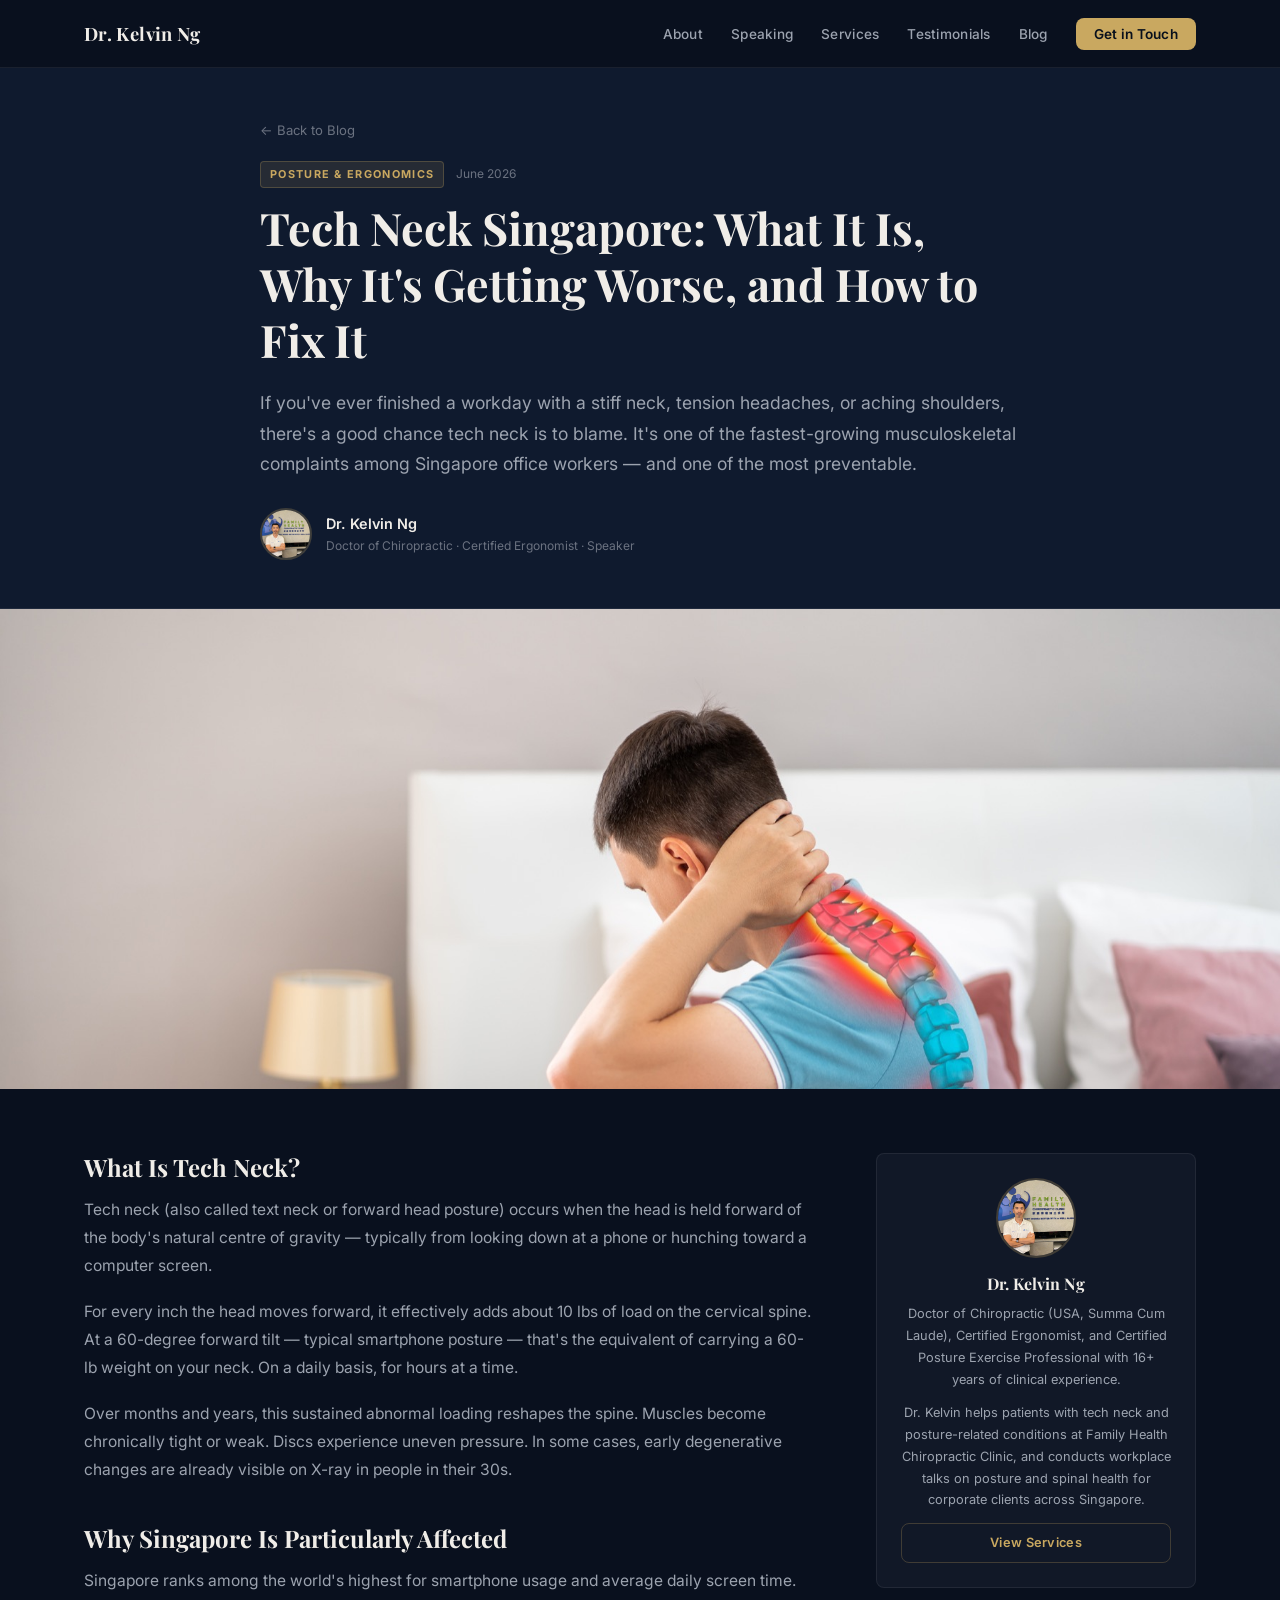
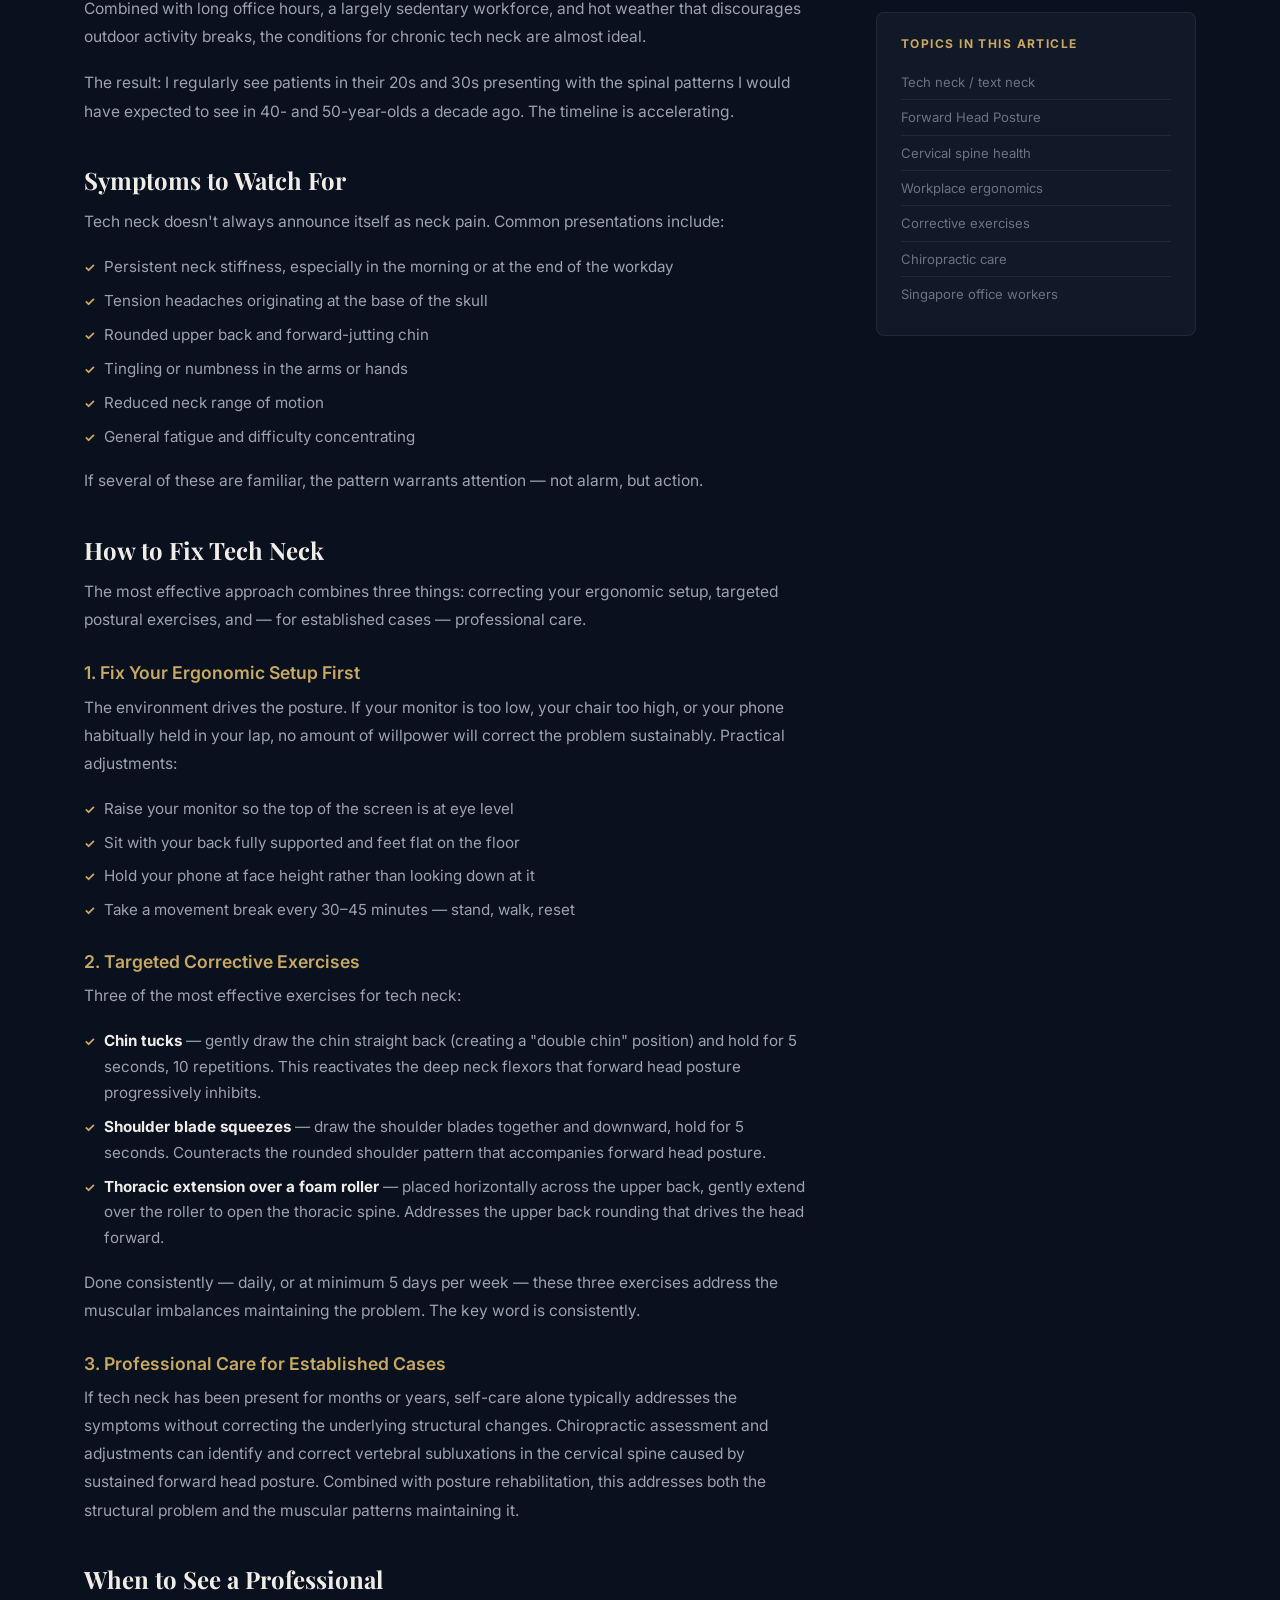
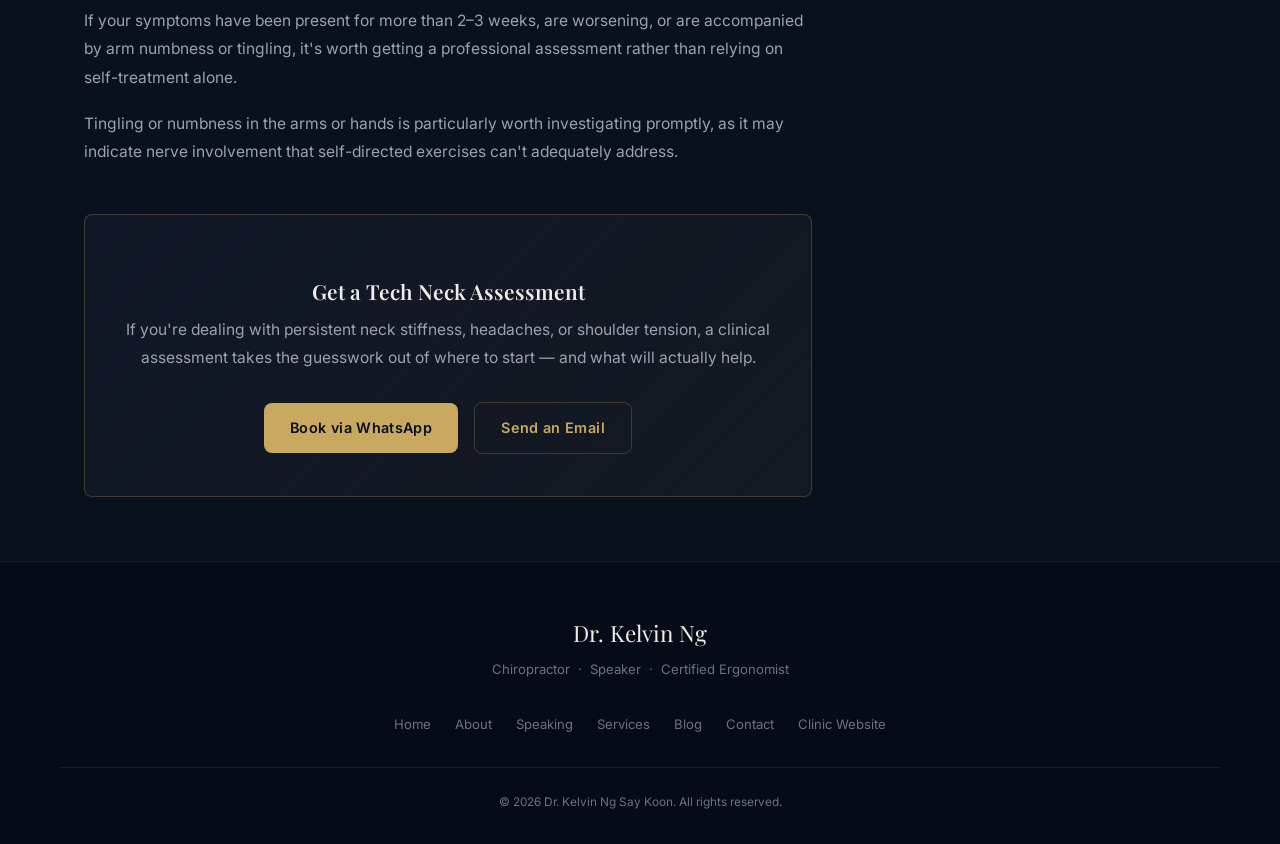
<file: blog/tech-neck-singapore/index.html>
<!DOCTYPE html>
<html lang="en">
<head>
  <meta charset="UTF-8" />
  <meta name="viewport" content="width=device-width, initial-scale=1.0" />
  <title>Tech Neck Singapore: What It Is, Why It's Getting Worse, and How to Fix It | Dr. Kelvin Ng</title>
  <meta name="description" content="Tech neck is one of the fastest-growing musculoskeletal complaints among Singapore office workers. Dr. Kelvin Ng explains what it is, why Singapore is particularly affected, and how to fix it." />
  <link rel="canonical" href="https://drkelvinng.com/blog/tech-neck-singapore/" />
  <link rel="icon" href="/favicon.svg" type="image/svg+xml" />
  <meta property="og:type" content="article" />
  <meta property="og:url" content="https://drkelvinng.com/blog/tech-neck-singapore/" />
  <meta property="og:title" content="Tech Neck Singapore: What It Is, Why It's Getting Worse, and How to Fix It" />
  <meta property="og:description" content="Tech neck is one of the fastest-growing musculoskeletal complaints among Singapore office workers. Dr. Kelvin Ng explains what it is, why Singapore is particularly affected, and how to fix it." />
  <meta property="og:image" content="https://drkelvinng.com/images/blog-tech-neck-singapore.jpg" />
  <meta property="og:image:width" content="1800" />
  <meta property="og:image:height" content="1200" />
  <meta property="article:published_time" content="2026-06-12" />
  <meta property="article:author" content="Dr. Kelvin Ng" />
  <!-- Twitter / X Card -->
  <meta name="twitter:card" content="summary_large_image" />
  <meta name="twitter:title" content="Tech Neck Singapore: What It Is, Why It's Getting Worse, and How to Fix It" />
  <meta name="twitter:description" content="Tech neck is one of the fastest-growing musculoskeletal complaints among Singapore office workers. Dr. Kelvin Ng explains what it is, why Singapore is particularly affected, and how to fix it." />
  <meta name="twitter:image" content="https://drkelvinng.com/images/blog-tech-neck-singapore.jpg" />
  <script type="application/ld+json">
  {
    "@context": "https://schema.org",
    "@type": "BlogPosting",
    "headline": "Tech Neck Singapore: What It Is, Why It's Getting Worse, and How to Fix It",
    "description": "Tech neck is one of the fastest-growing musculoskeletal complaints among Singapore office workers. Dr. Kelvin Ng explains what it is, why Singapore is particularly affected, and how to fix it.",
    "image": "https://drkelvinng.com/images/blog-tech-neck-singapore.jpg",
    "author": {
      "@type": "Person",
      "name": "Dr. Kelvin Ng",
      "url": "https://drkelvinng.com"
    },
    "publisher": {
      "@type": "Person",
      "name": "Dr. Kelvin Ng",
      "url": "https://drkelvinng.com"
    },
    "datePublished": "2026-06-12",
    "url": "https://drkelvinng.com/blog/tech-neck-singapore/"
  }
  </script>
  <script type="application/ld+json">
  {
    "@context": "https://schema.org",
    "@type": "BreadcrumbList",
    "itemListElement": [
      { "@type": "ListItem", "position": 1, "name": "Home", "item": "https://drkelvinng.com/" },
      { "@type": "ListItem", "position": 2, "name": "Blog", "item": "https://drkelvinng.com/blog/" },
      { "@type": "ListItem", "position": 3, "name": "Tech Neck Singapore: What It Is, Why It's Getting Worse, and How to Fix It", "item": "https://drkelvinng.com/blog/tech-neck-singapore/" }
    ]
  }
  </script>
  <link rel="preconnect" href="https://fonts.googleapis.com" />
  <link rel="preconnect" href="https://fonts.gstatic.com" crossorigin />
  <link href="https://fonts.googleapis.com/css2?family=Playfair+Display:wght@400;600;700&family=Inter:wght@300;400;500;600&display=swap" rel="stylesheet" />
  <link rel="stylesheet" href="../../css/styles.css" />
  <link rel="stylesheet" href="../../css/blog.css" />
</head>
<body>

  <nav id="navbar">
    <div class="nav-container">
      <a href="../../" class="nav-logo">Dr. Kelvin Ng</a>
      <button class="nav-toggle" id="navToggle" aria-label="Toggle navigation">
        <span></span><span></span><span></span>
      </button>
      <ul class="nav-links" id="navLinks">
        <li><a href="../../#about">About</a></li>
        <li><a href="../../#speaking">Speaking</a></li>
        <li><a href="../../#services">Services</a></li>
        <li><a href="../../#testimonials">Testimonials</a></li>
        <li><a href="/blog/">Blog</a></li>
        <li><a href="../../#contact" class="nav-cta">Get in Touch</a></li>
      </ul>
    </div>
  </nav>

  <article class="post-article">

    <header class="post-header">
      <div class="post-header-inner">
        <a href="/blog/" class="back-link">&larr; Back to Blog</a>
        <div class="post-meta">
          <span class="post-category">Posture &amp; Ergonomics</span>
          <span class="post-date">June 2026</span>
        </div>
        <h1>Tech Neck Singapore: What It Is, Why It's Getting Worse, and How to Fix It</h1>
        <p class="post-intro">If you've ever finished a workday with a stiff neck, tension headaches, or aching shoulders, there's a good chance tech neck is to blame. It's one of the fastest-growing musculoskeletal complaints among Singapore office workers — and one of the most preventable.</p>
        <div class="post-author">
          <img src="../../images/services.jpg" alt="Dr. Kelvin Ng" class="author-avatar" />
          <div>
            <span class="author-name">Dr. Kelvin Ng</span>
            <span class="author-title">Doctor of Chiropractic &middot; Certified Ergonomist &middot; Speaker</span>
          </div>
        </div>
      </div>
    </header>

    <div class="post-featured-image">
      <img src="../../images/blog-tech-neck-singapore.jpg" alt="Forward head posture — the underlying mechanism of tech neck" />
    </div>

    <div class="post-body">
      <div class="post-content">

        <h2>What Is Tech Neck?</h2>
        <p>Tech neck (also called text neck or forward head posture) occurs when the head is held forward of the body's natural centre of gravity — typically from looking down at a phone or hunching toward a computer screen.</p>
        <p>For every inch the head moves forward, it effectively adds about 10 lbs of load on the cervical spine. At a 60-degree forward tilt — typical smartphone posture — that's the equivalent of carrying a 60-lb weight on your neck. On a daily basis, for hours at a time.</p>
        <p>Over months and years, this sustained abnormal loading reshapes the spine. Muscles become chronically tight or weak. Discs experience uneven pressure. In some cases, early degenerative changes are already visible on X-ray in people in their 30s.</p>

        <h2>Why Singapore Is Particularly Affected</h2>
        <p>Singapore ranks among the world's highest for smartphone usage and average daily screen time. Combined with long office hours, a largely sedentary workforce, and hot weather that discourages outdoor activity breaks, the conditions for chronic tech neck are almost ideal.</p>
        <p>The result: I regularly see patients in their 20s and 30s presenting with the spinal patterns I would have expected to see in 40- and 50-year-olds a decade ago. The timeline is accelerating.</p>

        <h2>Symptoms to Watch For</h2>
        <p>Tech neck doesn't always announce itself as neck pain. Common presentations include:</p>
        <ul>
          <li>Persistent neck stiffness, especially in the morning or at the end of the workday</li>
          <li>Tension headaches originating at the base of the skull</li>
          <li>Rounded upper back and forward-jutting chin</li>
          <li>Tingling or numbness in the arms or hands</li>
          <li>Reduced neck range of motion</li>
          <li>General fatigue and difficulty concentrating</li>
        </ul>
        <p>If several of these are familiar, the pattern warrants attention — not alarm, but action.</p>

        <h2>How to Fix Tech Neck</h2>
        <p>The most effective approach combines three things: correcting your ergonomic setup, targeted postural exercises, and — for established cases — professional care.</p>

        <h3>1. Fix Your Ergonomic Setup First</h3>
        <p>The environment drives the posture. If your monitor is too low, your chair too high, or your phone habitually held in your lap, no amount of willpower will correct the problem sustainably. Practical adjustments:</p>
        <ul>
          <li>Raise your monitor so the top of the screen is at eye level</li>
          <li>Sit with your back fully supported and feet flat on the floor</li>
          <li>Hold your phone at face height rather than looking down at it</li>
          <li>Take a movement break every 30–45 minutes — stand, walk, reset</li>
        </ul>

        <h3>2. Targeted Corrective Exercises</h3>
        <p>Three of the most effective exercises for tech neck:</p>
        <ul>
          <li><strong>Chin tucks</strong> — gently draw the chin straight back (creating a "double chin" position) and hold for 5 seconds, 10 repetitions. This reactivates the deep neck flexors that forward head posture progressively inhibits.</li>
          <li><strong>Shoulder blade squeezes</strong> — draw the shoulder blades together and downward, hold for 5 seconds. Counteracts the rounded shoulder pattern that accompanies forward head posture.</li>
          <li><strong>Thoracic extension over a foam roller</strong> — placed horizontally across the upper back, gently extend over the roller to open the thoracic spine. Addresses the upper back rounding that drives the head forward.</li>
        </ul>
        <p>Done consistently — daily, or at minimum 5 days per week — these three exercises address the muscular imbalances maintaining the problem. The key word is consistently.</p>

        <h3>3. Professional Care for Established Cases</h3>
        <p>If tech neck has been present for months or years, self-care alone typically addresses the symptoms without correcting the underlying structural changes. Chiropractic assessment and adjustments can identify and correct vertebral subluxations in the cervical spine caused by sustained forward head posture. Combined with posture rehabilitation, this addresses both the structural problem and the muscular patterns maintaining it.</p>

        <h2>When to See a Professional</h2>
        <p>If your symptoms have been present for more than 2–3 weeks, are worsening, or are accompanied by arm numbness or tingling, it's worth getting a professional assessment rather than relying on self-treatment alone.</p>
        <p>Tingling or numbness in the arms or hands is particularly worth investigating promptly, as it may indicate nerve involvement that self-directed exercises can't adequately address.</p>

        <div class="post-cta-box">
          <h3>Get a Tech Neck Assessment</h3>
          <p>If you're dealing with persistent neck stiffness, headaches, or shoulder tension, a clinical assessment takes the guesswork out of where to start — and what will actually help.</p>
          <a href="https://wa.me/6581988248" class="btn-primary" target="_blank" rel="noopener">Book via WhatsApp</a>
          <a href="mailto:drkelvin.ng@familyhealthchiro.sg" class="btn-secondary">Send an Email</a>
        </div>

      </div>

      <aside class="post-sidebar">
        <div class="sidebar-author">
          <img src="../../images/services.jpg" alt="Dr. Kelvin Ng" />
          <h3>Dr. Kelvin Ng</h3>
          <p>Doctor of Chiropractic (USA, Summa Cum Laude), Certified Ergonomist, and Certified Posture Exercise Professional with 16+ years of clinical experience.</p>
          <p>Dr. Kelvin helps patients with tech neck and posture-related conditions at Family Health Chiropractic Clinic, and conducts workplace talks on posture and spinal health for corporate clients across Singapore.</p>
          <a href="../../#services" class="btn-secondary">View Services</a>
        </div>

        <div class="sidebar-topics">
          <h4>Topics in This Article</h4>
          <ul>
            <li>Tech neck / text neck</li>
            <li>Forward Head Posture</li>
            <li>Cervical spine health</li>
            <li>Workplace ergonomics</li>
            <li>Corrective exercises</li>
            <li>Chiropractic care</li>
            <li>Singapore office workers</li>
          </ul>
        </div>
      </aside>

    </div>

  </article>

  <footer>
    <div class="footer-container">
      <div class="footer-brand">
        <span class="footer-name">Dr. Kelvin Ng</span>
        <span class="footer-tagline">Chiropractor &nbsp;&middot;&nbsp; Speaker &nbsp;&middot;&nbsp; Certified Ergonomist</span>
      </div>
      <nav class="footer-links">
        <a href="../../">Home</a>
        <a href="../../#about">About</a>
        <a href="../../#speaking">Speaking</a>
        <a href="../../#services">Services</a>
        <a href="/blog/">Blog</a>
        <a href="../../#contact">Contact</a>
        <a href="https://www.familyhealthchiro.sg" target="_blank" rel="noopener">Clinic Website</a>
      </nav>
      <div class="footer-bottom">
        <p>&copy; 2026 Dr. Kelvin Ng Say Koon. All rights reserved.</p>
      </div>
    </div>
  </footer>

  <script src="../../js/main.js"></script>
</body>
</html>
</file>
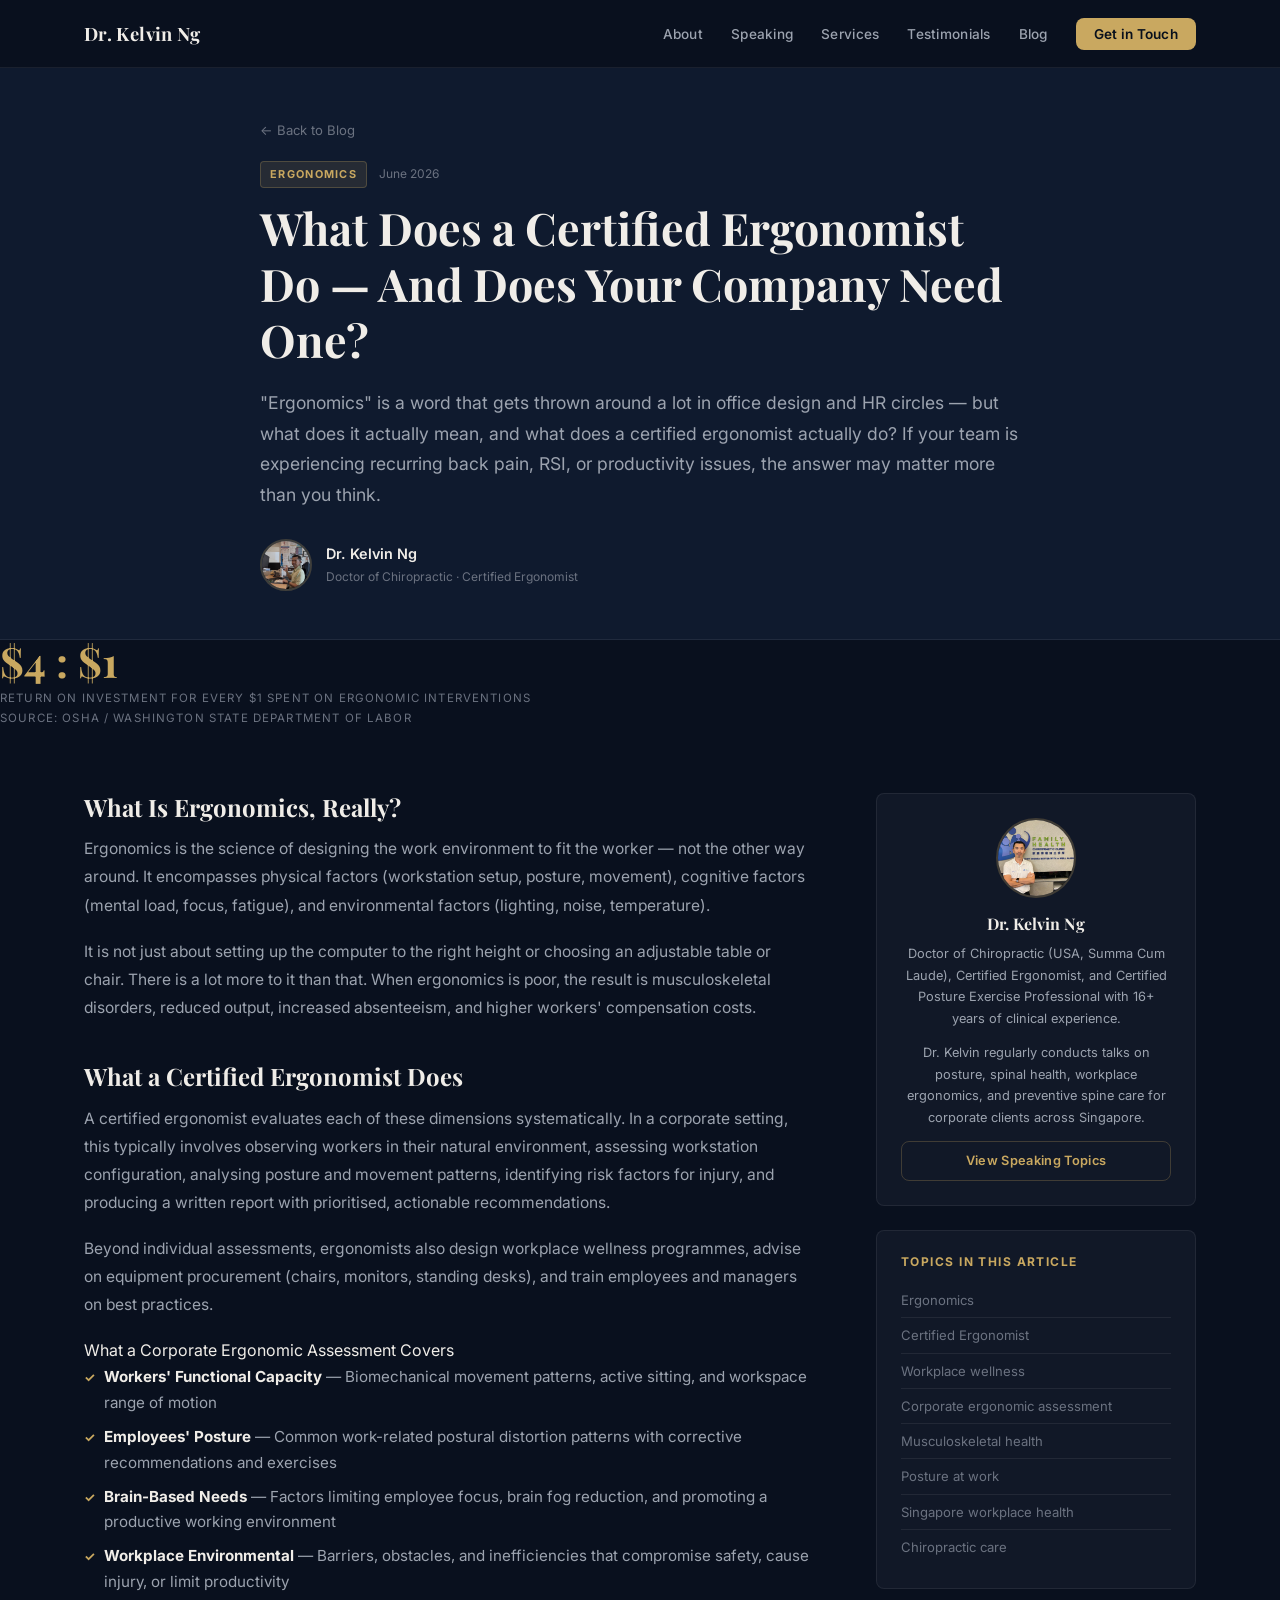
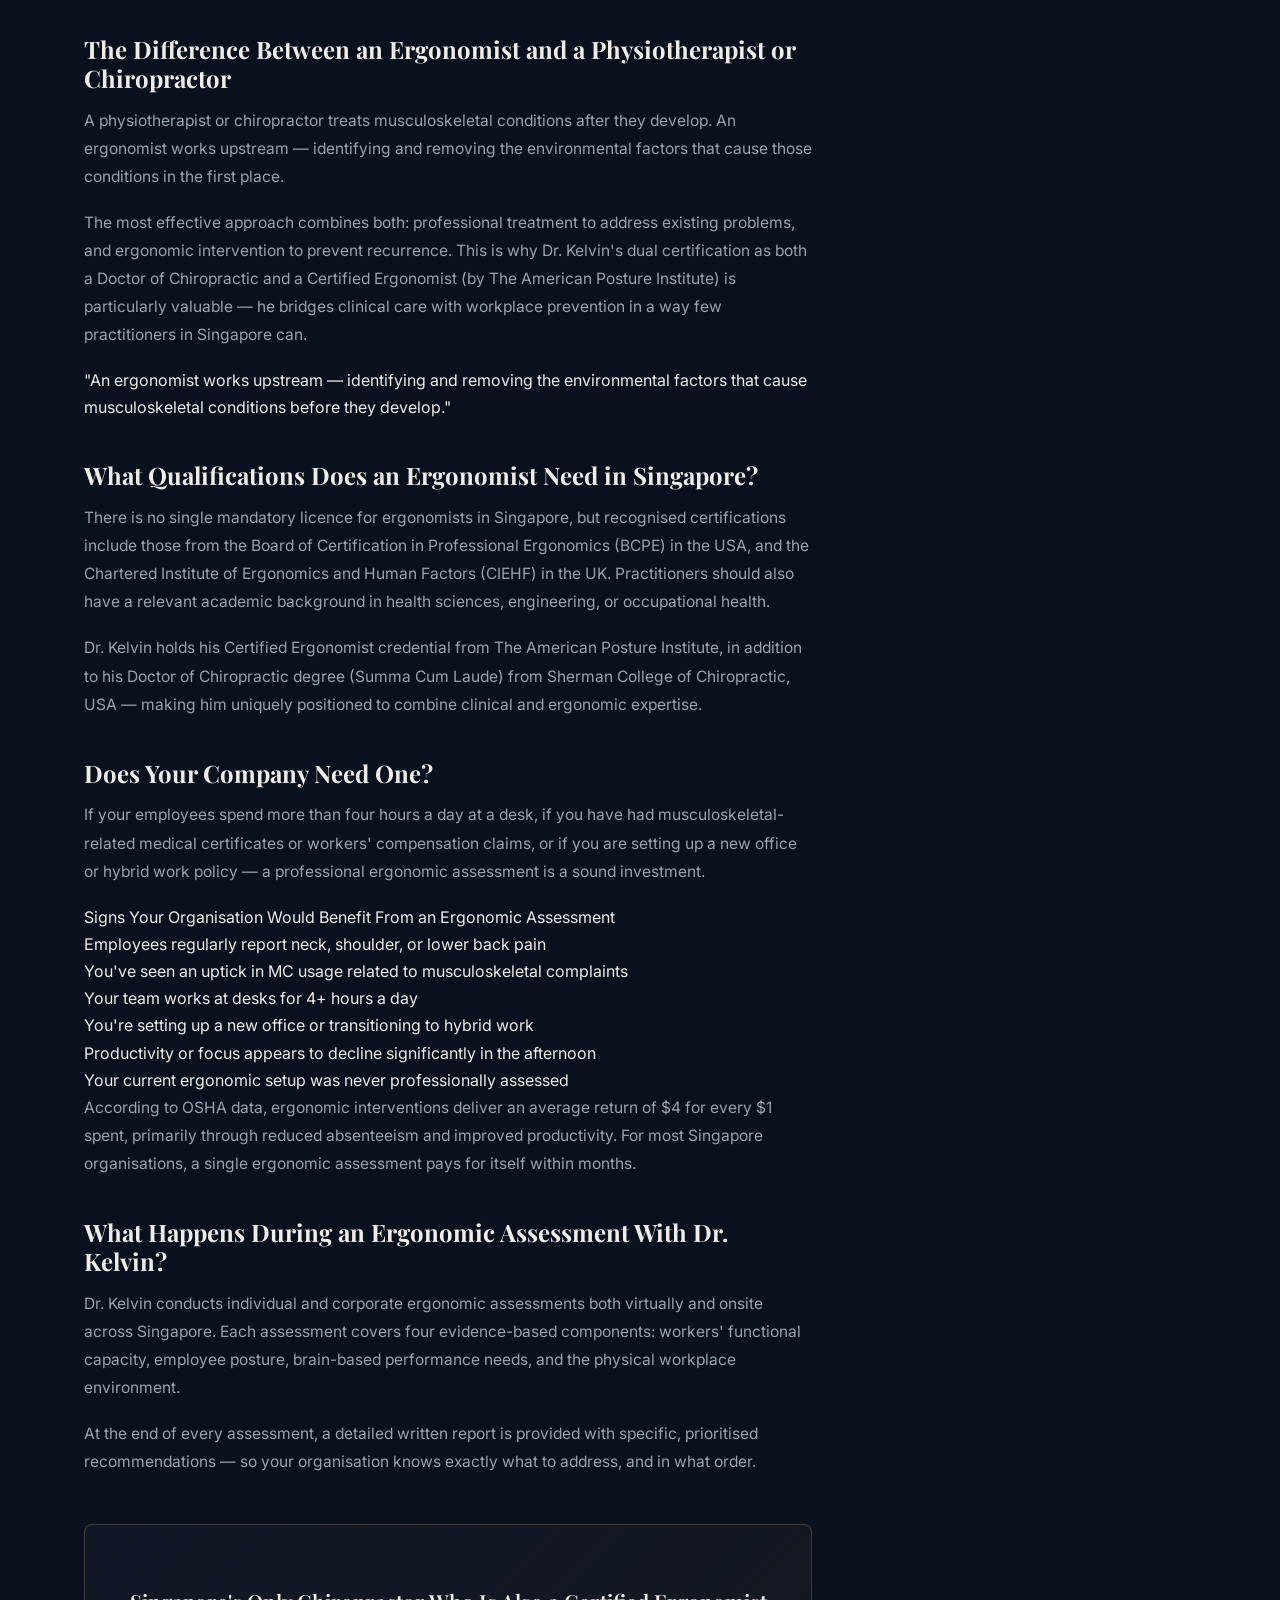
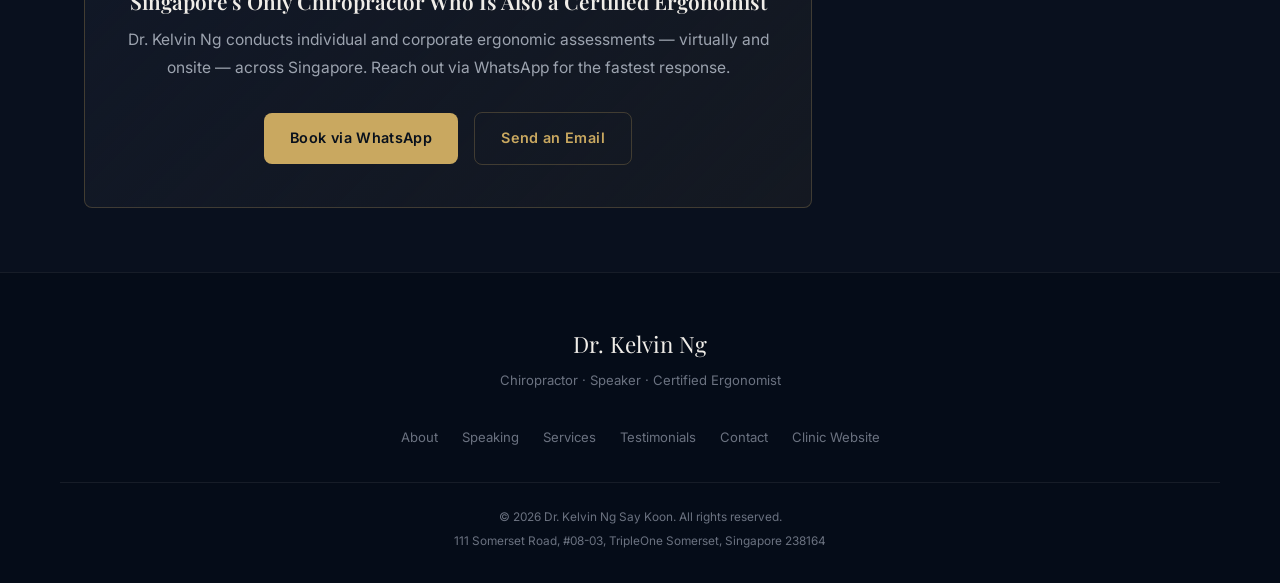
<file: blog/what-does-a-certified-ergonomist-do/index.html>
<!DOCTYPE html>
<html lang="en">
<head>
  <meta charset="UTF-8">
  <meta name="viewport" content="width=device-width, initial-scale=1.0">
  <title>What Does a Certified Ergonomist Do — And Does Your Company Need One? | Dr. Kelvin Ng</title>
  <meta name="description" content="What does a certified ergonomist actually do — and does your company need one? Dr. Kelvin Ng, Singapore's only dual-certified Chiropractor and Ergonomist, explains.">
  <link rel="canonical" href="https://drkelvinng.com/blog/what-does-a-certified-ergonomist-do/">
  <meta property="og:title" content="What Does a Certified Ergonomist Do — And Does Your Company Need One?">
  <meta property="og:description" content="What does a certified ergonomist actually do — and does your company need one? Dr. Kelvin Ng, Singapore's only dual-certified Chiropractor and Ergonomist, explains.">
  <meta property="og:type" content="article">
  <meta property="og:url" content="https://drkelvinng.com/blog/what-does-a-certified-ergonomist-do/">
  <meta property="og:image" content="https://drkelvinng.com/images/blog-ergonomist.jpg">
  <meta name="twitter:card" content="summary_large_image">
  <meta name="twitter:title" content="What Does a Certified Ergonomist Do — And Does Your Company Need One?">
  <meta name="twitter:description" content="What does a certified ergonomist actually do — and does your company need one? Dr. Kelvin Ng, Singapore's only dual-certified Chiropractor and Ergonomist, explains.">
  <meta name="twitter:image" content="https://drkelvinng.com/images/blog-ergonomist.jpg">
  <link rel="icon" type="image/svg+xml" href="/favicon.svg">
  <link rel="preconnect" href="https://fonts.googleapis.com">
  <link rel="preconnect" href="https://fonts.gstatic.com" crossorigin>
  <link href="https://fonts.googleapis.com/css2?family=Playfair+Display:wght@400;600;700&family=Inter:wght@300;400;500;600&display=swap" rel="stylesheet">
  <link rel="stylesheet" href="../../css/styles.css">
  <link rel="stylesheet" href="../../css/blog.css">
  <script type="application/ld+json">
  {
    "@context": "https://schema.org",
    "@type": "Article",
    "headline": "What Does a Certified Ergonomist Do — And Does Your Company Need One?",
    "description": "What does a certified ergonomist actually do — and does your company need one? Dr. Kelvin Ng, Singapore's only dual-certified Chiropractor and Ergonomist, explains.",
    "author": {
      "@type": "Person",
      "name": "Dr. Kelvin Ng",
      "url": "https://drkelvinng.com"
    },
    "publisher": {
      "@type": "Person",
      "name": "Dr. Kelvin Ng"
    },
    "datePublished": "2026-06-12",
    "dateModified": "2026-06-12",
    "url": "https://drkelvinng.com/blog/what-does-a-certified-ergonomist-do/",
    "keywords": ["ergonomist singapore", "what does an ergonomist do", "ergonomic assessment singapore", "certified ergonomist", "workplace ergonomics"]
  }
  </script>
</head>
<body>

  <nav id="navbar">
    <div class="nav-container">
      <a href="../../" class="nav-logo">Dr. Kelvin Ng</a>
      <button class="nav-toggle" id="navToggle" aria-label="Toggle navigation">
        <span></span><span></span><span></span>
      </button>
      <ul class="nav-links" id="navLinks">
        <li><a href="../../#about">About</a></li>
        <li><a href="../../#speaking">Speaking</a></li>
        <li><a href="../../#services">Services</a></li>
        <li><a href="../../#testimonials">Testimonials</a></li>
        <li><a href="/blog/">Blog</a></li>
        <li><a href="../../#contact" class="nav-cta">Get in Touch</a></li>
      </ul>
    </div>
  </nav>

  <article class="post-article">

    <header class="post-header">
      <div class="post-header-inner">
        <a href="/blog/" class="back-link">← Back to Blog</a>
        <div class="post-meta">
          <span class="post-category">Ergonomics</span>
          <span class="post-date">June 2026</span>
        </div>
        <h1>What Does a Certified Ergonomist Do — And Does Your Company Need One?</h1>
        <p class="post-intro">"Ergonomics" is a word that gets thrown around a lot in office design and HR circles — but what does it actually mean, and what does a certified ergonomist actually do? If your team is experiencing recurring back pain, RSI, or productivity issues, the answer may matter more than you think.</p>
        <div class="post-author">
          <img src="../../images/blog-ergonomist.jpg" alt="Dr. Kelvin Ng" class="author-avatar">
          <div>
            <span class="author-name">Dr. Kelvin Ng</span>
            <span class="author-title">Doctor of Chiropractic · Certified Ergonomist</span>
          </div>
        </div>
      </div>
    </header>

    <div class="stat-banner">
      <div class="stat-banner-inner">
        <div class="stat-number">$4 : $1</div>
        <div class="stat-label">RETURN ON INVESTMENT FOR EVERY $1 SPENT ON ERGONOMIC INTERVENTIONS</div>
        <div class="stat-label">SOURCE: OSHA / WASHINGTON STATE DEPARTMENT OF LABOR</div>
      </div>
    </div>

    <div class="post-body">

      <div class="post-content">

        <h2>What Is Ergonomics, Really?</h2>

        <p>Ergonomics is the science of designing the work environment to fit the worker — not the other way around. It encompasses physical factors (workstation setup, posture, movement), cognitive factors (mental load, focus, fatigue), and environmental factors (lighting, noise, temperature).</p>

        <p>It is not just about setting up the computer to the right height or choosing an adjustable table or chair. There is a lot more to it than that. When ergonomics is poor, the result is musculoskeletal disorders, reduced output, increased absenteeism, and higher workers' compensation costs.</p>

        <h2>What a Certified Ergonomist Does</h2>

        <p>A certified ergonomist evaluates each of these dimensions systematically. In a corporate setting, this typically involves observing workers in their natural environment, assessing workstation configuration, analysing posture and movement patterns, identifying risk factors for injury, and producing a written report with prioritised, actionable recommendations.</p>

        <p>Beyond individual assessments, ergonomists also design workplace wellness programmes, advise on equipment procurement (chairs, monitors, standing desks), and train employees and managers on best practices.</p>

        <div class="callout-box">
          <div class="callout-box-title">What a Corporate Ergonomic Assessment Covers</div>
          <ul>
            <li><strong>Workers' Functional Capacity</strong> — Biomechanical movement patterns, active sitting, and workspace range of motion</li>
            <li><strong>Employees' Posture</strong> — Common work-related postural distortion patterns with corrective recommendations and exercises</li>
            <li><strong>Brain-Based Needs</strong> — Factors limiting employee focus, brain fog reduction, and promoting a productive working environment</li>
            <li><strong>Workplace Environmental</strong> — Barriers, obstacles, and inefficiencies that compromise safety, cause injury, or limit productivity</li>
          </ul>
        </div>

        <h2>The Difference Between an Ergonomist and a Physiotherapist or Chiropractor</h2>

        <p>A physiotherapist or chiropractor treats musculoskeletal conditions after they develop. An ergonomist works upstream — identifying and removing the environmental factors that cause those conditions in the first place.</p>

        <p>The most effective approach combines both: professional treatment to address existing problems, and ergonomic intervention to prevent recurrence. This is why Dr. Kelvin's dual certification as both a Doctor of Chiropractic and a Certified Ergonomist (by The American Posture Institute) is particularly valuable — he bridges clinical care with workplace prevention in a way few practitioners in Singapore can.</p>

        <div class="pull-quote">
          "An ergonomist works upstream — identifying and removing the environmental factors that cause musculoskeletal conditions before they develop."
        </div>

        <h2>What Qualifications Does an Ergonomist Need in Singapore?</h2>

        <p>There is no single mandatory licence for ergonomists in Singapore, but recognised certifications include those from the Board of Certification in Professional Ergonomics (BCPE) in the USA, and the Chartered Institute of Ergonomics and Human Factors (CIEHF) in the UK. Practitioners should also have a relevant academic background in health sciences, engineering, or occupational health.</p>

        <p>Dr. Kelvin holds his Certified Ergonomist credential from The American Posture Institute, in addition to his Doctor of Chiropractic degree (Summa Cum Laude) from Sherman College of Chiropractic, USA — making him uniquely positioned to combine clinical and ergonomic expertise.</p>

        <h2>Does Your Company Need One?</h2>

        <p>If your employees spend more than four hours a day at a desk, if you have had musculoskeletal-related medical certificates or workers' compensation claims, or if you are setting up a new office or hybrid work policy — a professional ergonomic assessment is a sound investment.</p>

        <div class="checklist-box">
          <div class="checklist-box-title">Signs Your Organisation Would Benefit From an Ergonomic Assessment</div>
          <div class="check-box">Employees regularly report neck, shoulder, or lower back pain</div>
          <div class="check-box">You've seen an uptick in MC usage related to musculoskeletal complaints</div>
          <div class="check-box">Your team works at desks for 4+ hours a day</div>
          <div class="check-box">You're setting up a new office or transitioning to hybrid work</div>
          <div class="check-box">Productivity or focus appears to decline significantly in the afternoon</div>
          <div class="check-box">Your current ergonomic setup was never professionally assessed</div>
        </div>

        <p>According to OSHA data, ergonomic interventions deliver an average return of $4 for every $1 spent, primarily through reduced absenteeism and improved productivity. For most Singapore organisations, a single ergonomic assessment pays for itself within months.</p>

        <h2>What Happens During an Ergonomic Assessment With Dr. Kelvin?</h2>

        <p>Dr. Kelvin conducts individual and corporate ergonomic assessments both virtually and onsite across Singapore. Each assessment covers four evidence-based components: workers' functional capacity, employee posture, brain-based performance needs, and the physical workplace environment.</p>

        <p>At the end of every assessment, a detailed written report is provided with specific, prioritised recommendations — so your organisation knows exactly what to address, and in what order.</p>

        <div class="post-cta-box">
          <h3>Singapore's Only Chiropractor Who Is Also a Certified Ergonomist</h3>
          <p>Dr. Kelvin Ng conducts individual and corporate ergonomic assessments — virtually and onsite — across Singapore. Reach out via WhatsApp for the fastest response.</p>
          <a href="https://wa.me/6581988248" class="btn-primary">Book via WhatsApp</a>
          <a href="../../#contact" class="btn-secondary">Send an Email</a>
        </div>

      </div>

      <aside class="post-sidebar">
        <div class="sidebar-author">
          <img src="../../images/services.jpg" alt="Dr. Kelvin Ng">
          <h3>Dr. Kelvin Ng</h3>
          <p>Doctor of Chiropractic (USA, Summa Cum Laude), Certified Ergonomist, and Certified Posture Exercise Professional with 16+ years of clinical experience.</p>
          <p>Dr. Kelvin regularly conducts talks on posture, spinal health, workplace ergonomics, and preventive spine care for corporate clients across Singapore.</p>
          <a href="../../#speaking" class="btn-secondary">View Speaking Topics</a>
        </div>
        <div class="sidebar-topics">
          <h4>Topics in This Article</h4>
          <ul>
            <li>Ergonomics</li>
            <li>Certified Ergonomist</li>
            <li>Workplace wellness</li>
            <li>Corporate ergonomic assessment</li>
            <li>Musculoskeletal health</li>
            <li>Posture at work</li>
            <li>Singapore workplace health</li>
            <li>Chiropractic care</li>
          </ul>
        </div>
      </aside>

    </div>

  </article>

  <footer>
    <div class="footer-container">
      <div class="footer-brand">
        <div class="footer-name">Dr. Kelvin Ng</div>
        <div class="footer-tagline">Chiropractor · Speaker · Certified Ergonomist</div>
      </div>
      <ul class="footer-links">
        <li><a href="../../#about">About</a></li>
        <li><a href="../../#speaking">Speaking</a></li>
        <li><a href="../../#services">Services</a></li>
        <li><a href="../../#testimonials">Testimonials</a></li>
        <li><a href="../../#contact">Contact</a></li>
        <li><a href="https://www.familyhealthchiro.sg" target="_blank" rel="noopener">Clinic Website</a></li>
      </ul>
      <div class="footer-bottom">
        <p>© 2026 Dr. Kelvin Ng Say Koon. All rights reserved.</p>
        <p>111 Somerset Road, #08-03, TripleOne Somerset, Singapore 238164</p>
      </div>
    </div>
  </footer>

  <script src="/js/main.js"></script>

</body>
</html>
</file>
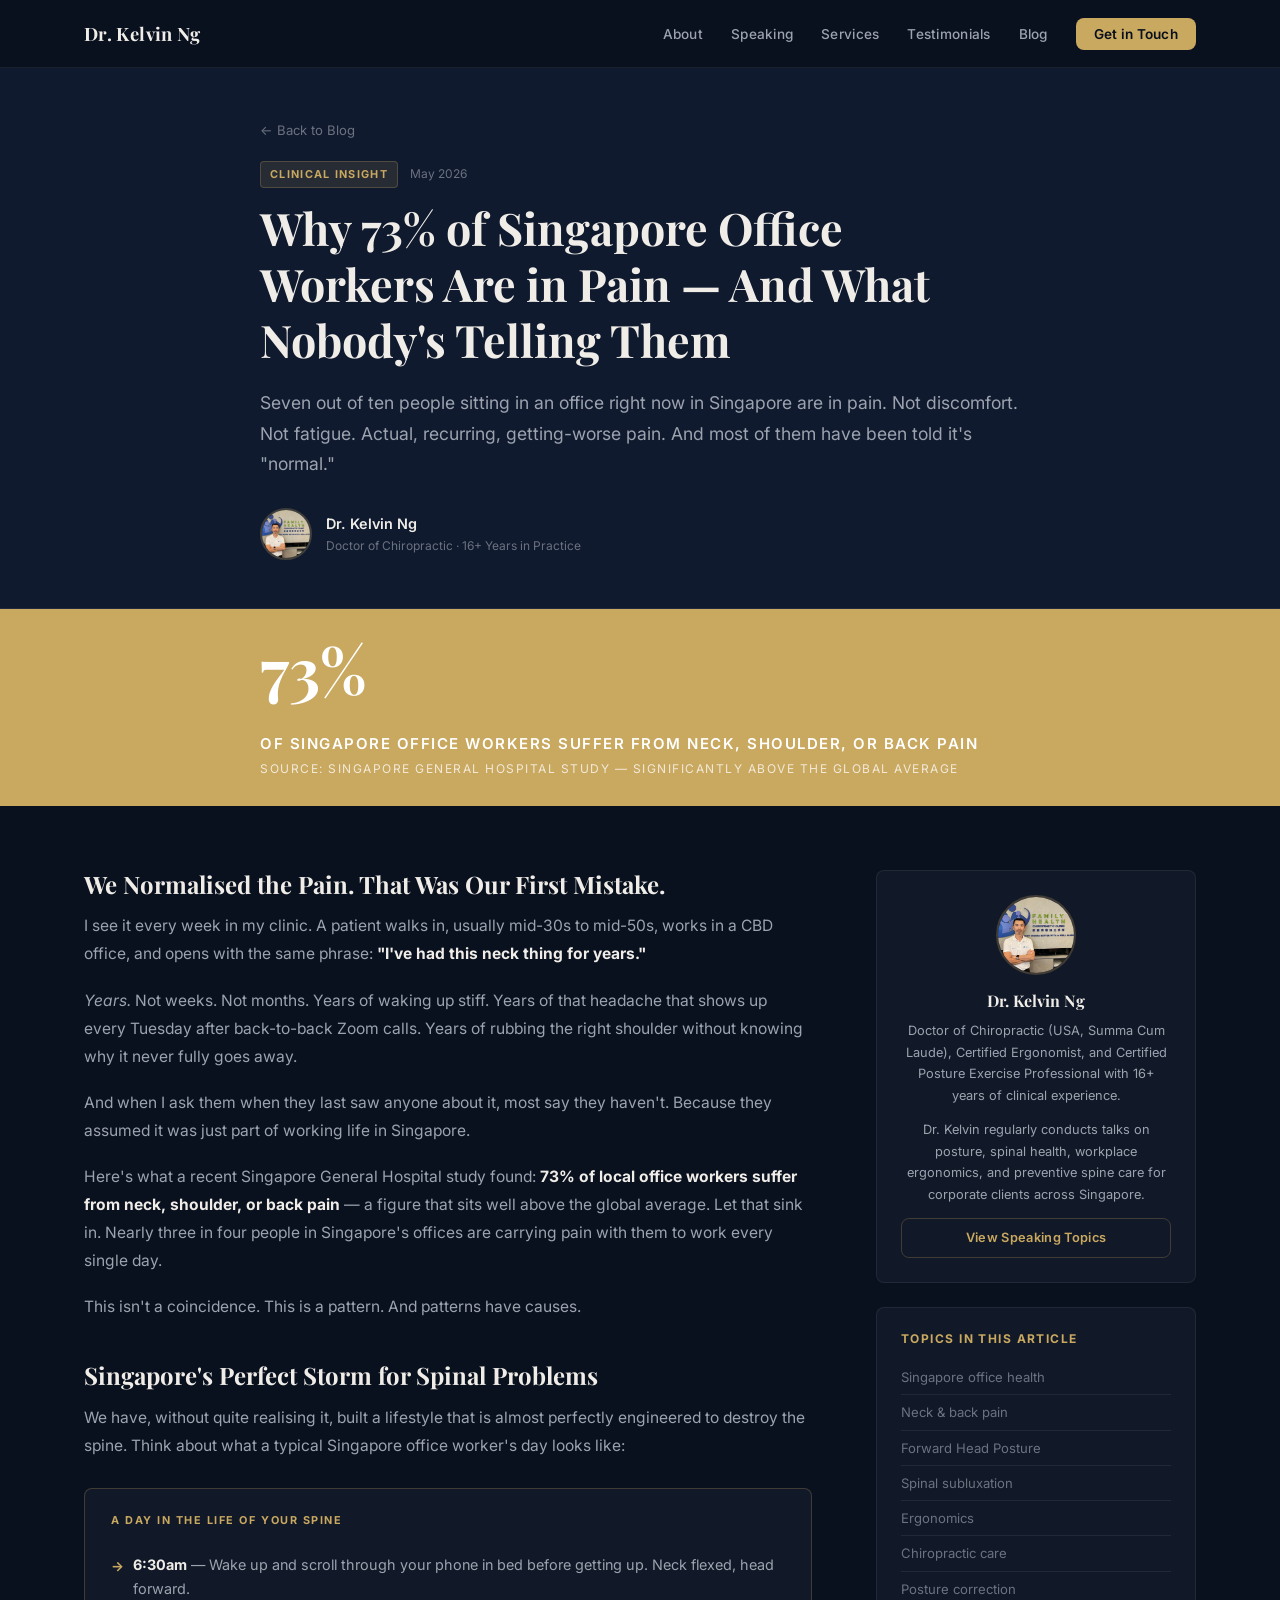
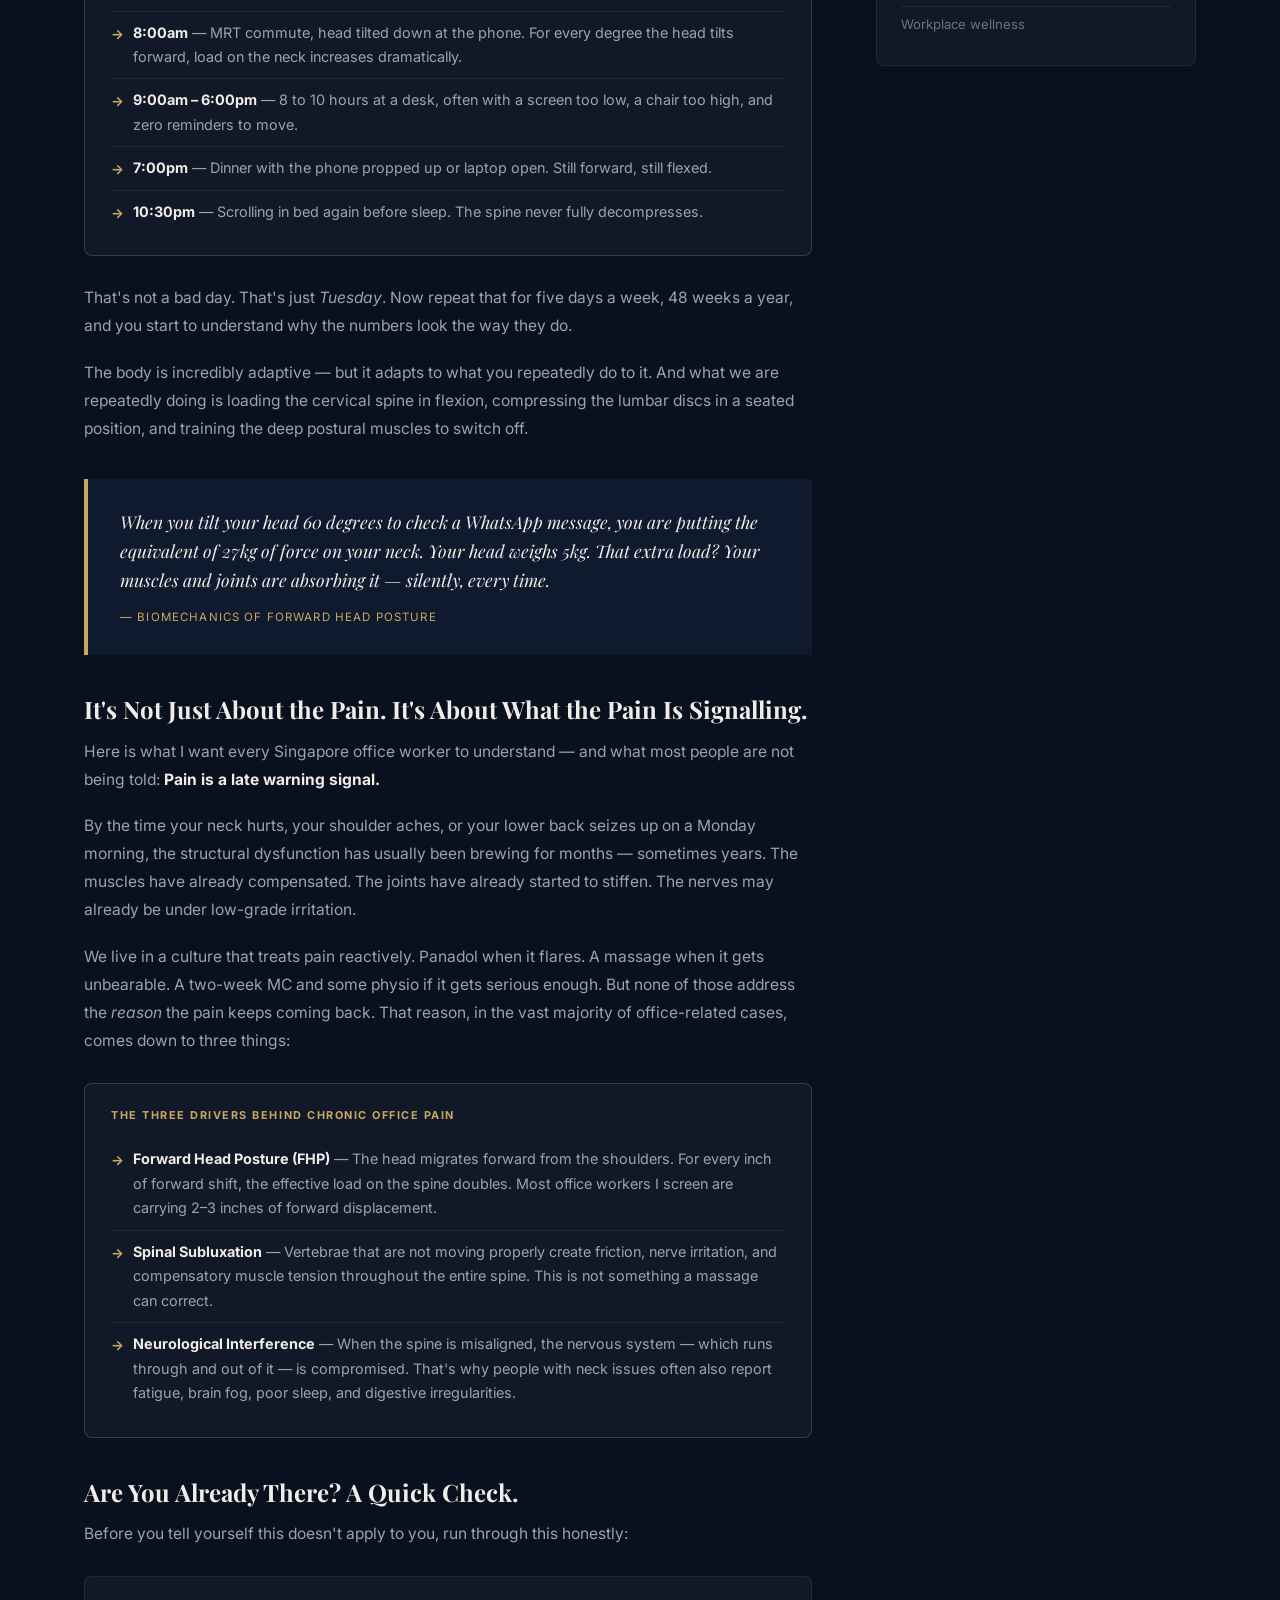
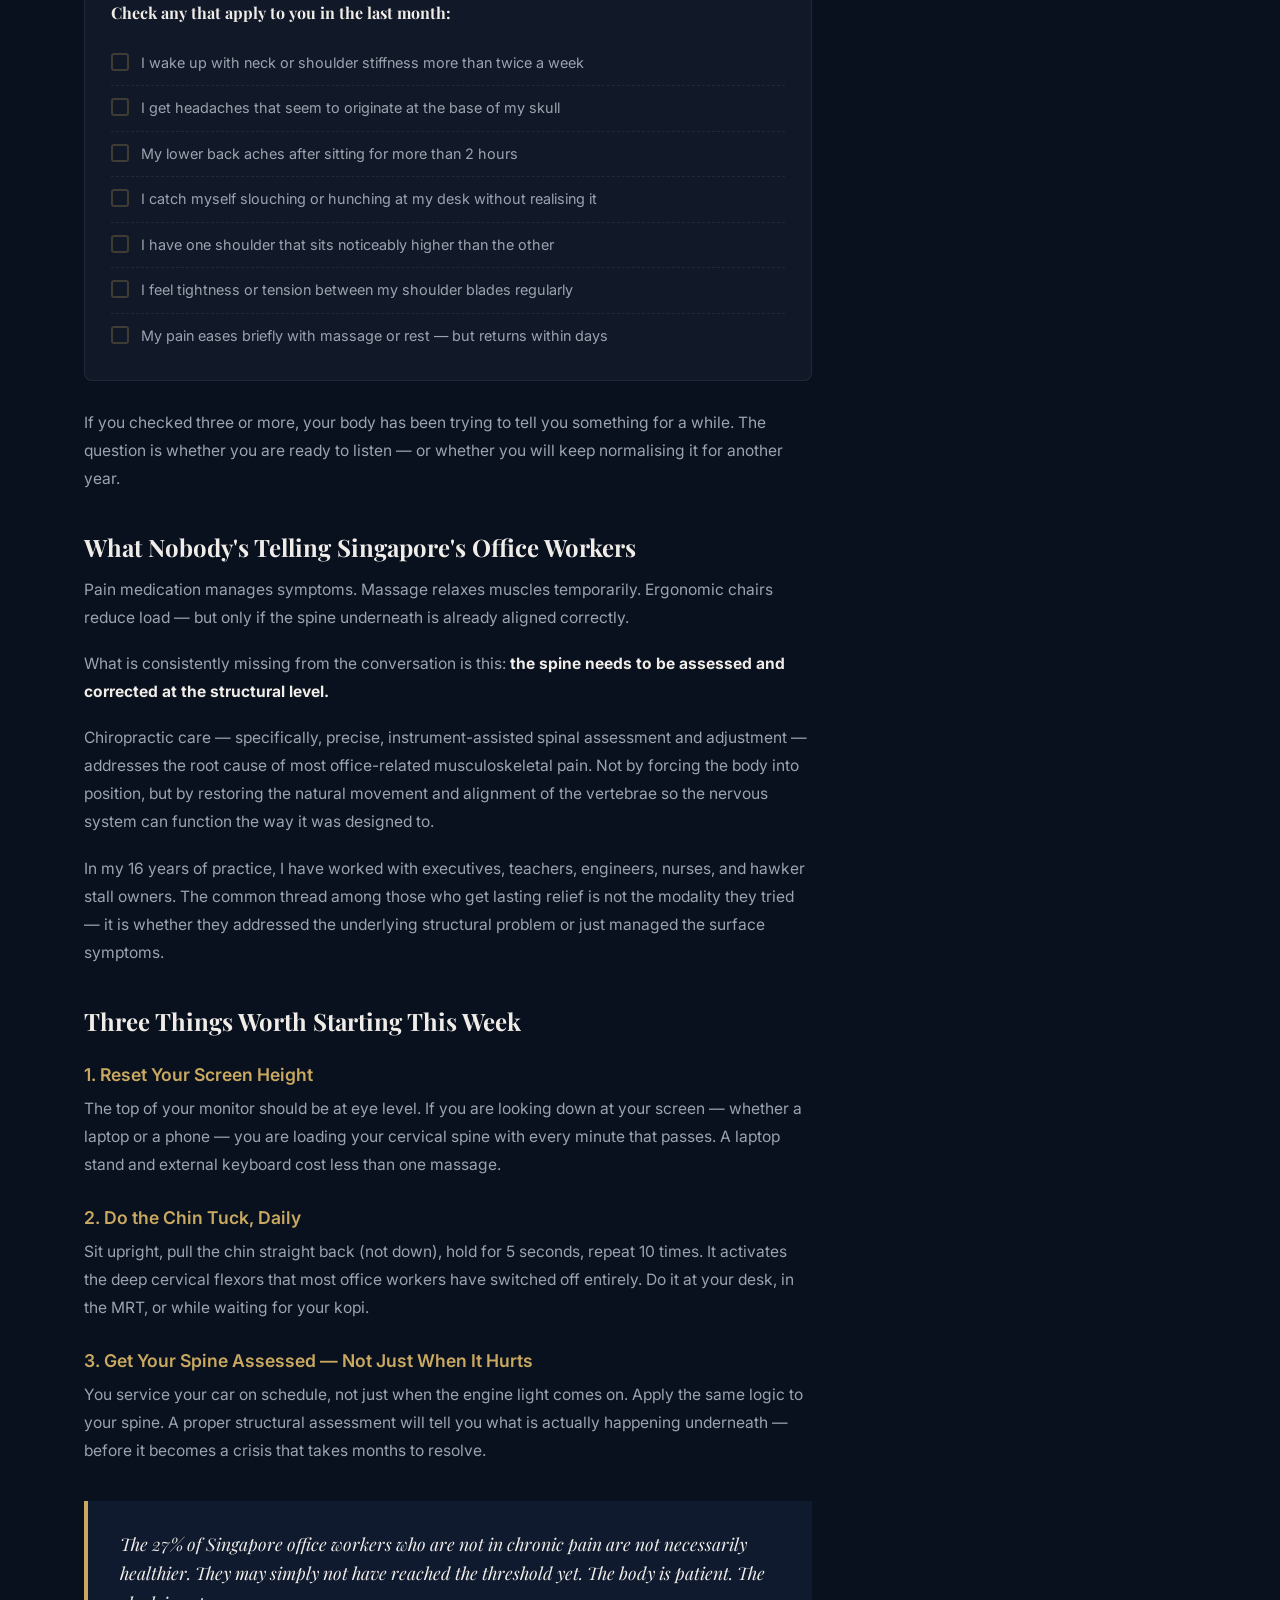
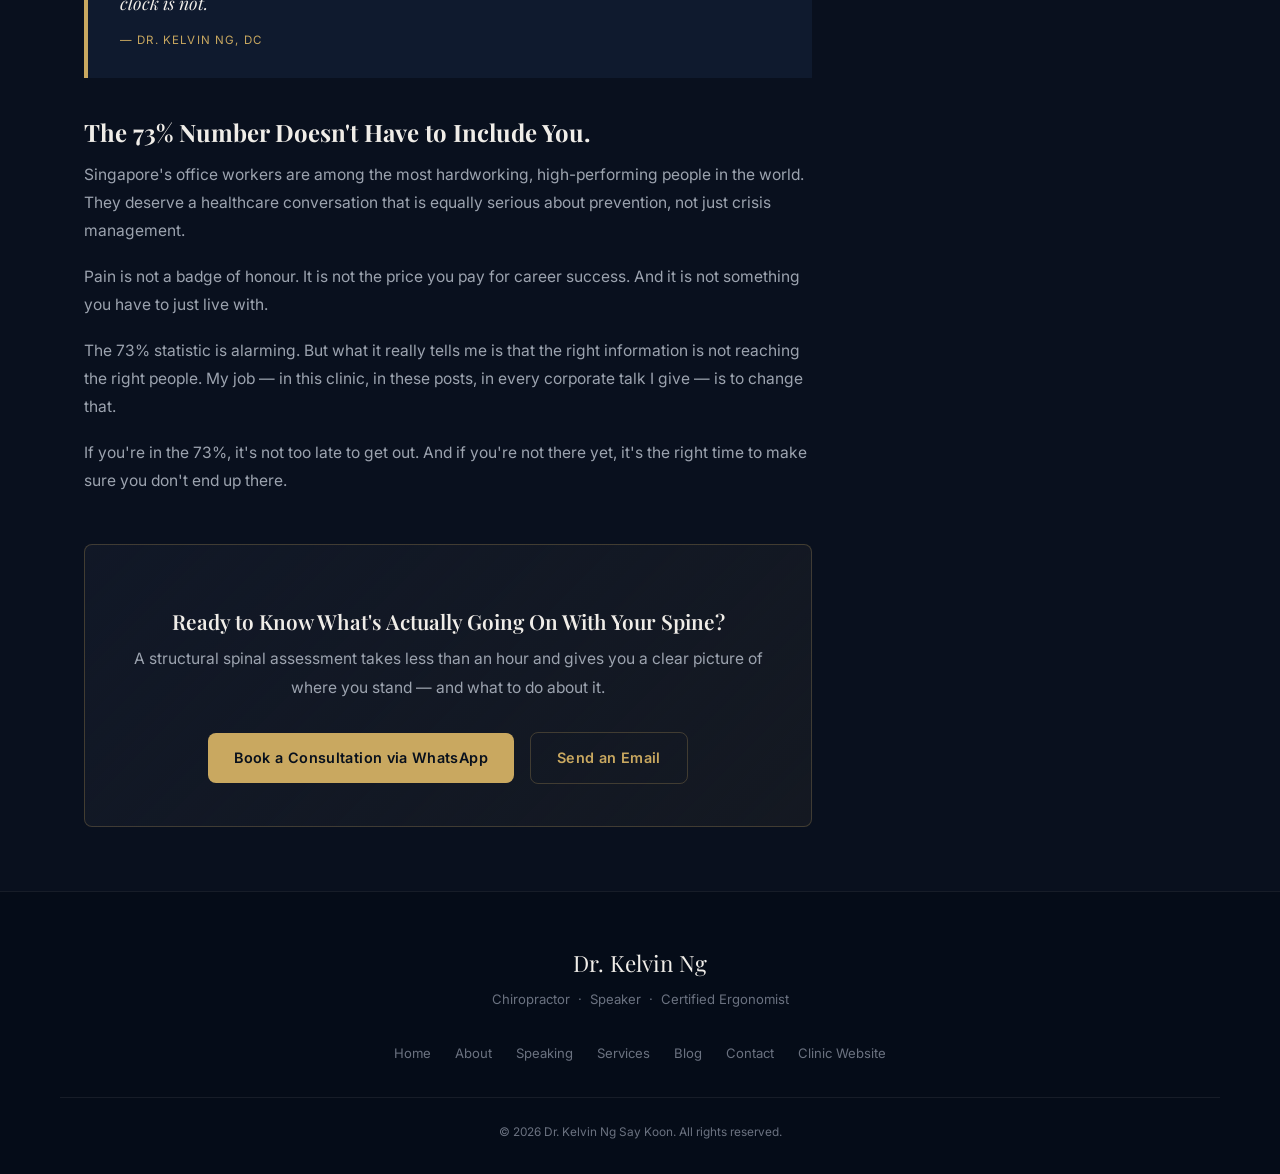
<file: blog/why-73-percent-of-singapore-office-workers-are-in-pain/index.html>
<!DOCTYPE html>
<html lang="en">
<head>
  <meta charset="UTF-8" />
  <meta name="viewport" content="width=device-width, initial-scale=1.0" />
  <title>Why 73% of Singapore Office Workers Are in Pain — And What Nobody's Telling Them | Dr. Kelvin Ng</title>
  <meta name="description" content="A Singapore General Hospital study found 73% of office workers suffer from neck, shoulder or back pain. Dr. Kelvin Ng unpacks the real cause — and what most people are never told." />
  <link rel="canonical" href="https://drkelvinng.com/blog/why-73-percent-of-singapore-office-workers-are-in-pain/" />
  <link rel="icon" href="/favicon.svg" type="image/svg+xml" />
  <meta property="og:type" content="article" />
  <meta property="og:url" content="https://drkelvinng.com/blog/why-73-percent-of-singapore-office-workers-are-in-pain/" />
  <meta property="og:title" content="Why 73% of Singapore Office Workers Are in Pain" />
  <meta property="og:description" content="Pain is a late warning signal. By the time it hurts, the damage has been building for months. Dr. Kelvin Ng explains what's really behind Singapore's office pain epidemic." />
  <meta property="og:image" content="https://drkelvinng.com/images/services.jpg" />
  <meta property="og:image:width" content="1600" />
  <meta property="og:image:height" content="1200" />
  <meta property="article:published_time" content="2026-05-22" />
  <meta property="article:author" content="Dr. Kelvin Ng" />
  <!-- Twitter / X Card -->
  <meta name="twitter:card" content="summary_large_image" />
  <meta name="twitter:title" content="Why 73% of Singapore Office Workers Are in Pain" />
  <meta name="twitter:description" content="Pain is a late warning signal. By the time it hurts, the damage has been building for months. Dr. Kelvin Ng explains what's really behind Singapore's office pain epidemic." />
  <meta name="twitter:image" content="https://drkelvinng.com/images/services.jpg" />
  <script type="application/ld+json">
  {
    "@context": "https://schema.org",
    "@type": "BlogPosting",
    "headline": "Why 73% of Singapore Office Workers Are in Pain — And What Nobody's Telling Them",
    "description": "A Singapore General Hospital study found 73% of office workers suffer from neck, shoulder or back pain. Dr. Kelvin Ng unpacks the real cause — and what most people are never told.",
    "image": "https://drkelvinng.com/images/services.jpg",
    "author": {
      "@type": "Person",
      "name": "Dr. Kelvin Ng",
      "url": "https://drkelvinng.com"
    },
    "publisher": {
      "@type": "Person",
      "name": "Dr. Kelvin Ng",
      "url": "https://drkelvinng.com"
    },
    "datePublished": "2026-05-22",
    "url": "https://drkelvinng.com/blog/why-73-percent-of-singapore-office-workers-are-in-pain/"
  }
  </script>
  <script type="application/ld+json">
  {
    "@context": "https://schema.org",
    "@type": "BreadcrumbList",
    "itemListElement": [
      { "@type": "ListItem", "position": 1, "name": "Home", "item": "https://drkelvinng.com/" },
      { "@type": "ListItem", "position": 2, "name": "Blog", "item": "https://drkelvinng.com/blog/" },
      { "@type": "ListItem", "position": 3, "name": "Why 73% of Singapore Office Workers Are in Pain", "item": "https://drkelvinng.com/blog/why-73-percent-of-singapore-office-workers-are-in-pain/" }
    ]
  }
  </script>
  <link rel="preconnect" href="https://fonts.googleapis.com" />
  <link rel="preconnect" href="https://fonts.gstatic.com" crossorigin />
  <link href="https://fonts.googleapis.com/css2?family=Playfair+Display:wght@400;600;700&family=Inter:wght@300;400;500;600&display=swap" rel="stylesheet" />
  <link rel="stylesheet" href="../../css/styles.css" />
  <link rel="stylesheet" href="../../css/blog.css" />
  <style>
    /* ── Stat Banner ── */
    .stat-banner {
      background: var(--gold);
      padding: 28px 24px;
    }
    .stat-banner-inner {
      max-width: 760px;
      margin: 0 auto;
      display: flex;
      align-items: center;
      gap: 24px;
      flex-wrap: wrap;
    }
    .stat-number {
      font-family: var(--serif);
      font-size: 64px;
      font-weight: 700;
      color: #fff;
      line-height: 1;
      flex-shrink: 0;
    }
    .stat-label {
      font-size: 15px;
      font-weight: 600;
      color: #fff;
      line-height: 1.5;
    }
    .stat-label span {
      display: block;
      font-size: 12px;
      font-weight: 400;
      opacity: 0.75;
      margin-top: 4px;
    }
    /* ── Pull Quote ── */
    .pull-quote {
      background: var(--bg-card-alt);
      border-left: 4px solid var(--gold);
      padding: 28px 32px;
      margin: 36px 0;
    }
    .pull-quote p {
      font-family: var(--serif);
      font-size: 1.1rem !important;
      font-style: italic;
      line-height: 1.65;
      color: var(--text) !important;
      margin: 0 !important;
    }
    .pull-quote cite {
      display: block;
      font-size: 0.72rem;
      color: var(--gold);
      letter-spacing: 0.1em;
      text-transform: uppercase;
      margin-top: 14px;
    }
    /* ── Callout Box ── */
    .callout-box {
      border: 1px solid var(--gold-border);
      background: var(--bg-card);
      border-radius: var(--radius);
      padding: 22px 26px;
      margin: 28px 0;
    }
    .callout-box-title {
      font-size: 0.68rem;
      font-weight: 700;
      letter-spacing: 0.14em;
      text-transform: uppercase;
      color: var(--gold);
      margin-bottom: 14px;
    }
    .callout-box ul {
      list-style: none !important;
      margin: 0 !important;
      padding: 0 !important;
    }
    .callout-box ul li {
      padding: 9px 0 9px 22px !important;
      border-bottom: 1px solid var(--border);
      font-size: 0.9rem !important;
      color: var(--text-sub) !important;
      margin-bottom: 0 !important;
    }
    .callout-box ul li:last-child { border-bottom: none; }
    .callout-box ul li::before {
      content: '→' !important;
      color: var(--gold) !important;
      font-size: 0.85rem !important;
      top: 11px !important;
    }
    /* ── Checklist ── */
    .checklist-box {
      background: var(--bg-card);
      border: 1px solid var(--border);
      border-radius: var(--radius);
      padding: 22px 26px;
      margin: 28px 0;
    }
    .checklist-box-title {
      font-family: var(--serif);
      font-size: 1rem;
      font-weight: 700;
      color: var(--text);
      margin-bottom: 14px;
    }
    .checklist-box ul {
      list-style: none !important;
      margin: 0 !important;
      padding: 0 !important;
    }
    .checklist-box ul li {
      display: flex !important;
      align-items: flex-start;
      gap: 12px;
      padding: 10px 0 !important;
      padding-left: 0 !important;
      border-bottom: 1px dashed var(--border);
      font-size: 0.9rem !important;
      color: var(--text-sub) !important;
      margin-bottom: 0 !important;
    }
    .checklist-box ul li:last-child { border: none; }
    .checklist-box ul li::before { display: none !important; }
    .check-box {
      width: 18px;
      height: 18px;
      min-width: 18px;
      border: 2px solid var(--gold-border);
      border-radius: 3px;
      margin-top: 2px;
    }
    @media (max-width: 560px) {
      .stat-number { font-size: 46px; }
      .stat-banner-inner { flex-direction: column; gap: 10px; }
      .pull-quote { padding: 22px 20px; }
    }
  </style>
</head>
<body>

  <nav id="navbar">
    <div class="nav-container">
      <a href="../../" class="nav-logo">Dr. Kelvin Ng</a>
      <button class="nav-toggle" id="navToggle" aria-label="Toggle navigation">
        <span></span><span></span><span></span>
      </button>
      <ul class="nav-links" id="navLinks">
        <li><a href="../../#about">About</a></li>
        <li><a href="../../#speaking">Speaking</a></li>
        <li><a href="../../#services">Services</a></li>
        <li><a href="../../#testimonials">Testimonials</a></li>
        <li><a href="/blog/">Blog</a></li>
        <li><a href="../../#contact" class="nav-cta">Get in Touch</a></li>
      </ul>
    </div>
  </nav>

  <article class="post-article">

    <header class="post-header">
      <div class="post-header-inner">
        <a href="/blog/" class="back-link">&larr; Back to Blog</a>
        <div class="post-meta">
          <span class="post-category">Clinical Insight</span>
          <span class="post-date">May 2026</span>
        </div>
        <h1>Why 73% of Singapore Office Workers Are in Pain — And What Nobody's Telling Them</h1>
        <p class="post-intro">Seven out of ten people sitting in an office right now in Singapore are in pain. Not discomfort. Not fatigue. Actual, recurring, getting-worse pain. And most of them have been told it's "normal."</p>
        <div class="post-author">
          <img src="../../images/services.jpg" alt="Dr. Kelvin Ng" class="author-avatar" />
          <div>
            <span class="author-name">Dr. Kelvin Ng</span>
            <span class="author-title">Doctor of Chiropractic &middot; 16+ Years in Practice</span>
          </div>
        </div>
      </div>
    </header>

    <!-- Stat Banner -->
    <div class="stat-banner">
      <div class="stat-banner-inner">
        <div class="stat-number">73%</div>
        <div class="stat-label">
          of Singapore office workers suffer from neck, shoulder, or back pain
          <span>Source: Singapore General Hospital Study &mdash; significantly above the global average</span>
        </div>
      </div>
    </div>

    <div class="post-body">
      <div class="post-content">

        <h2>We Normalised the Pain. That Was Our First Mistake.</h2>

        <p>I see it every week in my clinic. A patient walks in, usually mid-30s to mid-50s, works in a CBD office, and opens with the same phrase: <strong>"I've had this neck thing for years."</strong></p>

        <p><em>Years.</em> Not weeks. Not months. Years of waking up stiff. Years of that headache that shows up every Tuesday after back-to-back Zoom calls. Years of rubbing the right shoulder without knowing why it never fully goes away.</p>

        <p>And when I ask them when they last saw anyone about it, most say they haven't. Because they assumed it was just part of working life in Singapore.</p>

        <p>Here's what a recent Singapore General Hospital study found: <strong>73% of local office workers suffer from neck, shoulder, or back pain</strong> — a figure that sits well above the global average. Let that sink in. Nearly three in four people in Singapore's offices are carrying pain with them to work every single day.</p>

        <p>This isn't a coincidence. This is a pattern. And patterns have causes.</p>

        <h2>Singapore's Perfect Storm for Spinal Problems</h2>

        <p>We have, without quite realising it, built a lifestyle that is almost perfectly engineered to destroy the spine. Think about what a typical Singapore office worker's day looks like:</p>

        <div class="callout-box">
          <div class="callout-box-title">A Day in the Life of Your Spine</div>
          <ul>
            <li><strong>6:30am</strong> &mdash; Wake up and scroll through your phone in bed before getting up. Neck flexed, head forward.</li>
            <li><strong>8:00am</strong> &mdash; MRT commute, head tilted down at the phone. For every degree the head tilts forward, load on the neck increases dramatically.</li>
            <li><strong>9:00am &ndash; 6:00pm</strong> &mdash; 8 to 10 hours at a desk, often with a screen too low, a chair too high, and zero reminders to move.</li>
            <li><strong>7:00pm</strong> &mdash; Dinner with the phone propped up or laptop open. Still forward, still flexed.</li>
            <li><strong>10:30pm</strong> &mdash; Scrolling in bed again before sleep. The spine never fully decompresses.</li>
          </ul>
        </div>

        <p>That's not a bad day. That's just <em>Tuesday</em>. Now repeat that for five days a week, 48 weeks a year, and you start to understand why the numbers look the way they do.</p>

        <p>The body is incredibly adaptive — but it adapts to what you repeatedly do to it. And what we are repeatedly doing is loading the cervical spine in flexion, compressing the lumbar discs in a seated position, and training the deep postural muscles to switch off.</p>

        <div class="pull-quote">
          <p>When you tilt your head 60 degrees to check a WhatsApp message, you are putting the equivalent of 27kg of force on your neck. Your head weighs 5kg. That extra load? Your muscles and joints are absorbing it &mdash; silently, every time.</p>
          <cite>&mdash; Biomechanics of Forward Head Posture</cite>
        </div>

        <h2>It's Not Just About the Pain. It's About What the Pain Is Signalling.</h2>

        <p>Here is what I want every Singapore office worker to understand — and what most people are not being told: <strong>Pain is a late warning signal.</strong></p>

        <p>By the time your neck hurts, your shoulder aches, or your lower back seizes up on a Monday morning, the structural dysfunction has usually been brewing for months — sometimes years. The muscles have already compensated. The joints have already started to stiffen. The nerves may already be under low-grade irritation.</p>

        <p>We live in a culture that treats pain reactively. Panadol when it flares. A massage when it gets unbearable. A two-week MC and some physio if it gets serious enough. But none of those address the <em>reason</em> the pain keeps coming back. That reason, in the vast majority of office-related cases, comes down to three things:</p>

        <div class="callout-box">
          <div class="callout-box-title">The Three Drivers Behind Chronic Office Pain</div>
          <ul>
            <li><strong>Forward Head Posture (FHP)</strong> &mdash; The head migrates forward from the shoulders. For every inch of forward shift, the effective load on the spine doubles. Most office workers I screen are carrying 2&ndash;3 inches of forward displacement.</li>
            <li><strong>Spinal Subluxation</strong> &mdash; Vertebrae that are not moving properly create friction, nerve irritation, and compensatory muscle tension throughout the entire spine. This is not something a massage can correct.</li>
            <li><strong>Neurological Interference</strong> &mdash; When the spine is misaligned, the nervous system &mdash; which runs through and out of it &mdash; is compromised. That's why people with neck issues often also report fatigue, brain fog, poor sleep, and digestive irregularities.</li>
          </ul>
        </div>

        <h2>Are You Already There? A Quick Check.</h2>

        <p>Before you tell yourself this doesn't apply to you, run through this honestly:</p>

        <div class="checklist-box">
          <div class="checklist-box-title">Check any that apply to you in the last month:</div>
          <ul>
            <li><div class="check-box"></div><span>I wake up with neck or shoulder stiffness more than twice a week</span></li>
            <li><div class="check-box"></div><span>I get headaches that seem to originate at the base of my skull</span></li>
            <li><div class="check-box"></div><span>My lower back aches after sitting for more than 2 hours</span></li>
            <li><div class="check-box"></div><span>I catch myself slouching or hunching at my desk without realising it</span></li>
            <li><div class="check-box"></div><span>I have one shoulder that sits noticeably higher than the other</span></li>
            <li><div class="check-box"></div><span>I feel tightness or tension between my shoulder blades regularly</span></li>
            <li><div class="check-box"></div><span>My pain eases briefly with massage or rest — but returns within days</span></li>
          </ul>
        </div>

        <p>If you checked three or more, your body has been trying to tell you something for a while. The question is whether you are ready to listen — or whether you will keep normalising it for another year.</p>

        <h2>What Nobody's Telling Singapore's Office Workers</h2>

        <p>Pain medication manages symptoms. Massage relaxes muscles temporarily. Ergonomic chairs reduce load — but only if the spine underneath is already aligned correctly.</p>

        <p>What is consistently missing from the conversation is this: <strong>the spine needs to be assessed and corrected at the structural level.</strong></p>

        <p>Chiropractic care — specifically, precise, instrument-assisted spinal assessment and adjustment — addresses the root cause of most office-related musculoskeletal pain. Not by forcing the body into position, but by restoring the natural movement and alignment of the vertebrae so the nervous system can function the way it was designed to.</p>

        <p>In my 16 years of practice, I have worked with executives, teachers, engineers, nurses, and hawker stall owners. The common thread among those who get lasting relief is not the modality they tried — it is whether they addressed the underlying structural problem or just managed the surface symptoms.</p>

        <h2>Three Things Worth Starting This Week</h2>

        <h3>1. Reset Your Screen Height</h3>
        <p>The top of your monitor should be at eye level. If you are looking down at your screen — whether a laptop or a phone — you are loading your cervical spine with every minute that passes. A laptop stand and external keyboard cost less than one massage.</p>

        <h3>2. Do the Chin Tuck, Daily</h3>
        <p>Sit upright, pull the chin straight back (not down), hold for 5 seconds, repeat 10 times. It activates the deep cervical flexors that most office workers have switched off entirely. Do it at your desk, in the MRT, or while waiting for your kopi.</p>

        <h3>3. Get Your Spine Assessed — Not Just When It Hurts</h3>
        <p>You service your car on schedule, not just when the engine light comes on. Apply the same logic to your spine. A proper structural assessment will tell you what is actually happening underneath — before it becomes a crisis that takes months to resolve.</p>

        <div class="pull-quote">
          <p>The 27% of Singapore office workers who are not in chronic pain are not necessarily healthier. They may simply not have reached the threshold yet. The body is patient. The clock is not.</p>
          <cite>&mdash; Dr. Kelvin Ng, DC</cite>
        </div>

        <h2>The 73% Number Doesn't Have to Include You.</h2>

        <p>Singapore's office workers are among the most hardworking, high-performing people in the world. They deserve a healthcare conversation that is equally serious about prevention, not just crisis management.</p>

        <p>Pain is not a badge of honour. It is not the price you pay for career success. And it is not something you have to just live with.</p>

        <p>The 73% statistic is alarming. But what it really tells me is that the right information is not reaching the right people. My job — in this clinic, in these posts, in every corporate talk I give — is to change that.</p>

        <p>If you're in the 73%, it's not too late to get out. And if you're not there yet, it's the right time to make sure you don't end up there.</p>

        <div class="post-cta-box">
          <h3>Ready to Know What's Actually Going On With Your Spine?</h3>
          <p>A structural spinal assessment takes less than an hour and gives you a clear picture of where you stand — and what to do about it.</p>
          <a href="https://wa.me/6581988248" class="btn-primary" target="_blank" rel="noopener">Book a Consultation via WhatsApp</a>
          <a href="mailto:drkelvin.ng@familyhealthchiro.sg" class="btn-secondary">Send an Email</a>
        </div>

      </div>

      <aside class="post-sidebar">
        <div class="sidebar-author">
          <img src="../../images/services.jpg" alt="Dr. Kelvin Ng" />
          <h3>Dr. Kelvin Ng</h3>
          <p>Doctor of Chiropractic (USA, Summa Cum Laude), Certified Ergonomist, and Certified Posture Exercise Professional with 16+ years of clinical experience.</p>
          <p>Dr. Kelvin regularly conducts talks on posture, spinal health, workplace ergonomics, and preventive spine care for corporate clients across Singapore.</p>
          <a href="../../#speaking" class="btn-secondary">View Speaking Topics</a>
        </div>

        <div class="sidebar-topics">
          <h4>Topics in This Article</h4>
          <ul>
            <li>Singapore office health</li>
            <li>Neck &amp; back pain</li>
            <li>Forward Head Posture</li>
            <li>Spinal subluxation</li>
            <li>Ergonomics</li>
            <li>Chiropractic care</li>
            <li>Posture correction</li>
            <li>Workplace wellness</li>
          </ul>
        </div>
      </aside>

    </div>

  </article>

  <footer>
    <div class="footer-container">
      <div class="footer-brand">
        <span class="footer-name">Dr. Kelvin Ng</span>
        <span class="footer-tagline">Chiropractor &nbsp;&middot;&nbsp; Speaker &nbsp;&middot;&nbsp; Certified Ergonomist</span>
      </div>
      <nav class="footer-links">
        <a href="../../">Home</a>
        <a href="../../#about">About</a>
        <a href="../../#speaking">Speaking</a>
        <a href="../../#services">Services</a>
        <a href="/blog/">Blog</a>
        <a href="../../#contact">Contact</a>
        <a href="https://www.familyhealthchiro.sg" target="_blank" rel="noopener">Clinic Website</a>
      </nav>
      <div class="footer-bottom">
        <p>&copy; 2026 Dr. Kelvin Ng Say Koon. All rights reserved.</p>
      </div>
    </div>
  </footer>

  <script src="../../js/main.js"></script>
</body>
</html>
</file>
<file: css/styles.css>
/* ============================================================
   DR. KELVIN NG — Personal Brand Website
   Palette: Deep navy/charcoal + warm gold
   Fonts: Playfair Display (headings) + Inter (body)
   ============================================================ */

/* ---- Variables ---- */
:root {
  --bg:          #09101e;
  --bg-card:     #111827;
  --bg-card-alt: #0f1a2e;
  --gold:        #c9a860;
  --gold-light:  #e8c97a;
  --gold-dim:    rgba(201,168,96,.12);
  --gold-border: rgba(201,168,96,.25);
  --text:        #f0ede8;
  --text-sub:    #9ca3af;
  --text-muted:  #6b7280;
  --border:      rgba(255,255,255,.07);
  --nav-h:       68px;
  --serif:       'Playfair Display', Georgia, serif;
  --sans:        'Inter', -apple-system, BlinkMacSystemFont, sans-serif;
  --max:         1160px;
  --radius:      8px;
}

/* ---- Reset ---- */
*, *::before, *::after { box-sizing: border-box; margin: 0; padding: 0; }
html { scroll-behavior: smooth; scroll-padding-top: var(--nav-h); }
body {
  background: var(--bg);
  color: var(--text);
  font-family: var(--sans);
  font-size: 16px;
  line-height: 1.7;
  -webkit-font-smoothing: antialiased;
}
img { display: block; max-width: 100%; height: auto; }
ul  { list-style: none; }
a   { color: var(--gold); text-decoration: none; transition: color .2s; }
a:hover { color: var(--gold-light); }
p   { color: var(--text-sub); margin-bottom: 1rem; }
p:last-child { margin-bottom: 0; }

/* ---- Typography ---- */
h1,h2,h3,h4 { font-family: var(--serif); line-height: 1.2; color: var(--text); }
h1 { font-size: clamp(2.4rem, 6vw, 4.2rem); }
h2 { font-size: clamp(1.75rem, 4vw, 2.6rem); }
h3 { font-size: clamp(1.15rem, 2.5vw, 1.5rem); }
h4 { font-size: 1.05rem; font-family: var(--sans); font-weight: 600; }

/* ---- Utility ---- */
.section-label {
  display: inline-block;
  font-size: .7rem;
  font-weight: 700;
  letter-spacing: .18em;
  text-transform: uppercase;
  color: var(--gold);
  margin-bottom: 12px;
}
.section-header {
  text-align: center;
  max-width: 680px;
  margin: 0 auto 56px;
}
.section-header h2 { margin-bottom: 14px; }
.section-header p  { font-size: 1.05rem; }
.section-container {
  max-width: var(--max);
  margin: 0 auto;
  padding: 0 24px;
  display: grid;
  grid-template-columns: 1fr 1fr;
  gap: 72px;
  align-items: center;
}
.section-container-full {
  max-width: var(--max);
  margin: 0 auto;
  padding: 0 24px;
}
.sub-heading {
  font-family: var(--sans);
  font-size: .7rem;
  font-weight: 700;
  letter-spacing: .18em;
  text-transform: uppercase;
  color: var(--gold);
  margin-bottom: 20px;
}

/* ---- Buttons ---- */
.btn-primary, .btn-secondary {
  display: inline-flex;
  align-items: center;
  gap: 8px;
  padding: 13px 26px;
  border-radius: var(--radius);
  font-family: var(--sans);
  font-size: .9rem;
  font-weight: 600;
  letter-spacing: .025em;
  transition: all .25s;
  cursor: pointer;
  border: none;
  white-space: nowrap;
}
.btn-primary {
  background: var(--gold);
  color: #08101c;
}
.btn-primary:hover {
  background: var(--gold-light);
  color: #08101c;
  transform: translateY(-2px);
  box-shadow: 0 6px 24px rgba(201,168,96,.35);
}
.btn-secondary {
  background: transparent;
  color: var(--gold);
  border: 1.5px solid var(--gold-border);
}
.btn-secondary:hover {
  background: var(--gold-dim);
  color: var(--gold-light);
  transform: translateY(-2px);
}

/* ============================================================
   NAVIGATION
   ============================================================ */
#navbar {
  position: fixed;
  top: 0; left: 0; right: 0;
  z-index: 200;
  height: var(--nav-h);
  background: rgba(9,16,30,.92);
  backdrop-filter: blur(14px);
  border-bottom: 1px solid var(--border);
  transition: background .3s, box-shadow .3s;
}
#navbar.scrolled {
  background: rgba(9,16,30,.98);
  box-shadow: 0 4px 32px rgba(0,0,0,.5);
}
.nav-container {
  max-width: var(--max);
  margin: 0 auto;
  padding: 0 24px;
  height: 100%;
  display: flex;
  align-items: center;
  justify-content: space-between;
}
.nav-logo {
  font-family: var(--serif);
  font-size: 1.15rem;
  font-weight: 700;
  color: var(--text);
  letter-spacing: .02em;
}
.nav-logo:hover { color: var(--gold); }
.nav-links {
  display: flex;
  align-items: center;
  gap: 28px;
}
.nav-links a {
  font-size: .85rem;
  font-weight: 500;
  color: var(--text-sub);
  letter-spacing: .02em;
}
.nav-links a:hover { color: var(--text); }
.nav-links a.active  { color: var(--gold); }
.nav-links .nav-cta {
  background: var(--gold);
  color: #08101c;
  padding: 8px 18px;
  border-radius: var(--radius);
  font-weight: 600;
}
.nav-links .nav-cta:hover { background: var(--gold-light); color: #08101c; }
.nav-toggle {
  display: none;
  flex-direction: column;
  gap: 5px;
  background: none;
  border: none;
  cursor: pointer;
  padding: 4px;
}
.nav-toggle span {
  display: block;
  width: 22px;
  height: 2px;
  background: var(--text);
  border-radius: 2px;
  transition: all .3s;
}
.nav-toggle.open span:nth-child(1) { transform: translateY(7px) rotate(45deg); }
.nav-toggle.open span:nth-child(2) { opacity: 0; }
.nav-toggle.open span:nth-child(3) { transform: translateY(-7px) rotate(-45deg); }

/* ============================================================
   HERO
   ============================================================ */
#hero {
  min-height: 100vh;
  padding-top: var(--nav-h);
  display: grid;
  grid-template-columns: 1fr 1fr;
  align-items: center;
  gap: 56px;
  max-width: var(--max);
  margin: 0 auto;
  padding-left: 24px;
  padding-right: 24px;
  padding-bottom: 80px;
}
.hero-badge {
  display: inline-block;
  padding: 5px 14px;
  background: var(--gold-dim);
  border: 1px solid var(--gold-border);
  border-radius: 100px;
  font-size: .73rem;
  font-weight: 600;
  color: var(--gold);
  letter-spacing: .06em;
  text-transform: uppercase;
  margin-bottom: 20px;
}
.hero-content h1 {
  margin-bottom: 12px;
  background: linear-gradient(130deg, #f0ede8 20%, #c9a860 80%);
  -webkit-background-clip: text;
  -webkit-text-fill-color: transparent;
  background-clip: text;
}
.hero-subtitle {
  font-size: 1.05rem;
  color: var(--text-sub);
  margin-bottom: 22px;
  letter-spacing: .03em;
}
.hero-description {
  font-size: 1.05rem;
  color: var(--text-sub);
  max-width: 460px;
  margin-bottom: 36px;
  line-height: 1.75;
}
.hero-ctas {
  display: flex;
  gap: 14px;
  flex-wrap: wrap;
  margin-bottom: 40px;
}
.hero-credentials {
  display: flex;
  flex-wrap: wrap;
  gap: 8px;
}
.hero-credentials span {
  font-size: .72rem;
  color: var(--text-muted);
  background: var(--bg-card);
  border: 1px solid var(--border);
  padding: 4px 10px;
  border-radius: 4px;
}
.hero-image {
  position: relative;
  border-radius: 12px;
  overflow: hidden;
  aspect-ratio: 3/4;
  background: var(--bg-card);
  border: 1px solid var(--gold-border);
  box-shadow: 0 24px 64px rgba(0,0,0,.5);
}
.hero-image img {
  width: 100%;
  height: 100%;
  object-fit: cover;
  object-position: center top;
}
.hero-image-overlay {
  position: absolute;
  inset: 0;
  background: linear-gradient(to bottom, transparent 55%, rgba(9,16,30,.6) 100%);
  pointer-events: none;
}

/* ============================================================
   FAVIKON RANKINGS
   ============================================================ */
.favikon-rankings {
  background: var(--bg-card-alt);
  border-top: 3px solid var(--gold);
  border-bottom: 1px solid var(--gold-border);
  padding: 56px 24px;
  position: relative;
  overflow: hidden;
  text-align: center;
}
.favikon-rankings::before {
  content: '';
  position: absolute;
  inset: 0;
  background: radial-gradient(ellipse 80% 120% at 50% 0%, rgba(201,168,96,.10) 0%, transparent 65%);
  pointer-events: none;
}
.favikon-inner {
  max-width: var(--max);
  margin: 0 auto;
  position: relative;
}
.favikon-eyebrow {
  display: inline-block;
  font-size: .68rem;
  font-weight: 700;
  letter-spacing: .18em;
  text-transform: uppercase;
  color: var(--gold);
  margin-bottom: 12px;
}
.favikon-heading {
  font-family: var(--serif);
  font-size: clamp(1.1rem, 2.5vw, 1.45rem);
  color: var(--text);
  font-weight: 600;
  margin-bottom: 36px;
}
.favikon-badges {
  display: flex;
  justify-content: center;
  gap: 20px;
  flex-wrap: wrap;
}
.favikon-badge {
  display: flex;
  align-items: center;
  gap: 16px;
  padding: 20px 32px;
  background: var(--bg-card);
  border: 1px solid var(--gold-border);
  border-radius: var(--radius);
  box-shadow: 0 4px 24px rgba(0,0,0,.3), inset 0 1px 0 rgba(201,168,96,.12);
  transition: transform .25s, box-shadow .25s;
}
.favikon-badge:hover {
  transform: translateY(-3px);
  box-shadow: 0 10px 36px rgba(0,0,0,.4), 0 0 0 1px rgba(201,168,96,.4), inset 0 1px 0 rgba(201,168,96,.2);
}
.favikon-rank {
  font-family: var(--serif);
  font-size: 2.8rem;
  font-weight: 700;
  line-height: 1;
  background: linear-gradient(155deg, var(--gold-light) 0%, var(--gold) 100%);
  -webkit-background-clip: text;
  -webkit-text-fill-color: transparent;
  background-clip: text;
}
.favikon-info {
  text-align: left;
}
.favikon-info strong {
  display: block;
  font-size: .95rem;
  font-weight: 600;
  color: var(--text);
  margin-bottom: 3px;
}
.favikon-info span {
  font-size: .7rem;
  color: var(--text-muted);
  text-transform: uppercase;
  letter-spacing: .08em;
}
@media (max-width: 640px) {
  .favikon-badge { padding: 16px 24px; }
  .favikon-rank  { font-size: 2.2rem; }
}

/* ============================================================
   STATS BAR
   ============================================================ */
.stats-bar {
  background: var(--bg-card);
  border-top: 1px solid var(--border);
  border-bottom: 1px solid var(--border);
  padding: 48px 24px;
}
.stats-container {
  max-width: var(--max);
  margin: 0 auto;
  display: grid;
  grid-template-columns: repeat(4, 1fr);
  gap: 24px;
  text-align: center;
}
.stat-number {
  display: block;
  font-family: var(--serif);
  font-size: 2.6rem;
  font-weight: 700;
  color: var(--gold);
  line-height: 1;
  margin-bottom: 8px;
}
.stat-label {
  font-size: .72rem;
  color: var(--text-muted);
  text-transform: uppercase;
  letter-spacing: .1em;
}

/* ============================================================
   ABOUT
   ============================================================ */
#about {
  padding: 104px 24px;
}
.about-image {
  border-radius: 12px;
  overflow: hidden;
  aspect-ratio: 4/5;
  background: var(--bg-card);
  border: 1px solid var(--border);
}
.about-image img {
  width: 100%;
  height: 100%;
  object-fit: cover;
  object-position: 72% top;
}
.about-content .section-label { display: block; }
.about-content h2 { margin-bottom: 24px; }
.about-content p  { margin-bottom: 18px; }
.about-content a  { font-weight: 500; }
.credentials-grid {
  display: grid;
  grid-template-columns: 1fr 1fr;
  gap: 10px;
  margin-top: 28px;
}
.credential {
  display: flex;
  align-items: flex-start;
  gap: 10px;
  padding: 12px 14px;
  background: var(--bg-card);
  border: 1px solid var(--border);
  border-radius: var(--radius);
  font-size: .82rem;
  color: var(--text-sub);
  line-height: 1.5;
}
.cred-mark {
  flex-shrink: 0;
  margin-top: 1px;
  color: var(--gold);
  font-size: .85rem;
}
.cred-mark.award { color: var(--gold-light); }

/* ============================================================
   SPEAKING
   ============================================================ */
#speaking {
  padding: 104px 24px;
  background: var(--bg-card-alt);
  border-top: 1px solid var(--border);
  border-bottom: 1px solid var(--border);
}

/* Photo gallery */
.speaking-gallery {
  display: grid;
  grid-template-columns: 2fr 1fr;
  gap: 16px;
  margin-bottom: 72px;
  border-radius: 12px;
  overflow: hidden;
}
.gallery-main {
  height: 420px;
  overflow: hidden;
  background: var(--bg-card);
}
.gallery-main img {
  width: 100%;
  height: 100%;
  object-fit: cover;
  object-position: center;
  transition: transform .5s;
}
.gallery-main:hover img { transform: scale(1.03); }
.gallery-side {
  display: flex;
  flex-direction: column;
  gap: 16px;
}
.gallery-side img {
  width: 100%;
  flex: 1;
  object-fit: cover;
  border-radius: var(--radius);
  background: var(--bg-card);
  min-height: 0;
}
.gallery-award {
  background: linear-gradient(135deg, #1a2332, #0f1a2e);
  border: 1px solid var(--gold-border);
  border-radius: var(--radius);
  padding: 20px 16px;
  text-align: center;
  flex-shrink: 0;
}
.award-label {
  display: block;
  font-size: .68rem;
  font-weight: 700;
  letter-spacing: .12em;
  text-transform: uppercase;
  color: var(--gold);
  margin-bottom: 4px;
}
.award-year {
  display: block;
  font-family: var(--serif);
  font-size: 1.1rem;
  color: var(--text);
}

/* Formats */
.speaking-formats { margin-bottom: 0; }
.formats-grid {
  display: flex;
  flex-wrap: wrap;
  gap: 10px;
}
.format-card {
  padding: 8px 16px;
  background: var(--bg);
  border: 1px solid var(--gold-border);
  border-radius: 4px;
  font-size: .82rem;
  color: var(--text-sub);
}

/* Topics */
.topics-grid {
  display: grid;
  grid-template-columns: repeat(auto-fill, minmax(320px, 1fr));
  gap: 20px;
}
.topic-card {
  background: var(--bg);
  border: 1px solid var(--border);
  border-radius: var(--radius);
  padding: 28px;
  transition: border-color .25s, transform .25s;
}
.topic-card:hover {
  border-color: var(--gold-border);
  transform: translateY(-3px);
}
.topic-number {
  font-family: var(--serif);
  font-size: 2.2rem;
  font-weight: 700;
  color: rgba(201,168,96,.18);
  line-height: 1;
  margin-bottom: 10px;
}
.topic-card h4 {
  font-size: .95rem;
  font-family: var(--serif);
  font-weight: 600;
  margin-bottom: 10px;
  color: var(--text);
  line-height: 1.4;
}
.topic-card p {
  font-size: .84rem;
  margin-bottom: 16px;
}
.topic-duration {
  font-size: .7rem;
  color: var(--gold);
  font-weight: 700;
  letter-spacing: .08em;
  text-transform: uppercase;
  border: 1px solid var(--gold-border);
  padding: 3px 9px;
  border-radius: 4px;
}

/* Packages */
.wellbeing-program {
  margin-top: 80px;
  padding-top: 56px;
  border-top: 1px solid var(--border);
}
.wellbeing-program > h3 {
  font-size: clamp(1.2rem, 3vw, 1.8rem);
  margin-bottom: 10px;
}
.program-intro { font-size: .95rem; margin-bottom: 36px; }
.packages-grid {
  display: grid;
  grid-template-columns: repeat(3, 1fr);
  gap: 20px;
  margin-bottom: 16px;
}
.package-card {
  position: relative;
  background: var(--bg);
  border: 1px solid var(--border);
  border-radius: var(--radius);
  padding: 32px 24px;
  text-align: center;
  transition: border-color .25s;
}
.package-card:hover { border-color: var(--gold-border); }
.package-card.featured {
  border-color: var(--gold);
  background: linear-gradient(160deg, var(--bg) 0%, rgba(201,168,96,.06) 100%);
}
.package-badge {
  position: absolute;
  top: -12px;
  left: 50%;
  transform: translateX(-50%);
  background: var(--gold);
  color: #08101c;
  font-size: .65rem;
  font-weight: 700;
  letter-spacing: .08em;
  text-transform: uppercase;
  padding: 3px 12px;
  border-radius: 100px;
  white-space: nowrap;
}
.package-tier {
  font-size: .65rem;
  font-weight: 700;
  letter-spacing: .15em;
  text-transform: uppercase;
  color: var(--gold);
  margin-bottom: 8px;
}
.package-card h4 {
  font-family: var(--serif);
  font-size: .95rem;
  margin-bottom: 10px;
  color: var(--text);
  line-height: 1.4;
}
.package-card p {
  font-size: .8rem;
  color: var(--text-muted);
  margin-bottom: 22px;
}
.package-price {
  font-family: var(--serif);
  font-size: 1.9rem;
  font-weight: 700;
  color: var(--gold);
}
.package-price span {
  font-size: .82rem;
  color: var(--text-muted);
  font-family: var(--sans);
  font-weight: 400;
}
.price-note {
  font-size: .78rem;
  color: var(--text-muted);
  text-align: center;
  margin-top: 14px;
}

/* ROI */
.roi-section {
  margin-top: 64px;
  background: var(--bg);
  border: 1px solid var(--gold-border);
  border-radius: var(--radius);
  padding: 48px 40px;
}
.roi-section > h3 {
  text-align: center;
  margin-bottom: 10px;
}
.roi-intro {
  text-align: center;
  font-size: .9rem;
  margin-bottom: 36px;
}
.roi-grid {
  display: grid;
  grid-template-columns: repeat(3, 1fr);
  gap: 32px;
  text-align: center;
  margin-bottom: 20px;
}
.roi-number {
  display: block;
  font-family: var(--serif);
  font-size: 2.4rem;
  font-weight: 700;
  color: var(--gold);
  margin-bottom: 8px;
}
.roi-desc {
  font-size: .82rem;
  color: var(--text-sub);
  line-height: 1.5;
}
.roi-note {
  text-align: center;
  font-size: .78rem;
  color: var(--text-muted);
  border-top: 1px solid var(--border);
  padding-top: 20px;
  margin-top: 20px;
}
.speaking-cta {
  text-align: center;
  margin-top: 64px;
}

/* ============================================================
   SERVICES
   ============================================================ */
#services {
  padding: 104px 24px;
}
.services-content .section-label { display: block; }
.services-content h2 { margin-bottom: 40px; }
.service-item {
  margin-bottom: 44px;
  padding-bottom: 44px;
  border-bottom: 1px solid var(--border);
}
.service-item:last-child {
  border-bottom: none;
  margin-bottom: 0;
  padding-bottom: 0;
}
.service-item h3 {
  color: var(--gold);
  font-size: 1.2rem;
  margin-bottom: 10px;
}
.service-item ul { margin: 14px 0; }
.service-item ul li {
  position: relative;
  padding-left: 18px;
  font-size: .88rem;
  color: var(--text-sub);
  margin-bottom: 6px;
}
.service-item ul li::before {
  content: '✓';
  position: absolute;
  left: 0;
  color: var(--gold);
  font-weight: 700;
  font-size: .75rem;
  top: 2px;
}
.service-link {
  display: inline-block;
  margin-top: 10px;
  font-size: .88rem;
  font-weight: 500;
}
.ergo-components {
  display: grid;
  grid-template-columns: 1fr 1fr;
  gap: 14px;
  margin: 18px 0;
}
.ergo-component {
  background: var(--bg-card);
  border: 1px solid var(--border);
  border-radius: var(--radius);
  padding: 16px 18px;
}
.ergo-component strong {
  display: block;
  font-size: .82rem;
  font-family: var(--sans);
  font-weight: 600;
  color: var(--gold);
  margin-bottom: 6px;
}
.ergo-component p {
  font-size: .8rem;
  margin: 0;
}
.ergo-note {
  font-size: .84rem;
  color: var(--text-sub);
  margin-top: 8px;
  font-style: italic;
}
.services-image {
  border-radius: 12px;
  overflow: hidden;
  aspect-ratio: 3/4;
  background: var(--bg-card);
  border: 1px solid var(--border);
}
.services-image img {
  width: 100%;
  height: 100%;
  object-fit: cover;
  object-position: center top;
}
.services-cta {
  display: flex;
  gap: 16px;
  justify-content: center;
  flex-wrap: wrap;
  margin-top: 64px;
}

/* ============================================================
   CLIENTS
   ============================================================ */
#clients {
  padding: 80px 24px;
  background: var(--bg-card-alt);
  border-top: 1px solid var(--border);
  border-bottom: 1px solid var(--border);
}
.clients-logo-image img {
  width: 100%;
  max-width: 960px;
  display: block;
  margin: 0 auto;
  border-radius: var(--radius);
}

/* ============================================================
   TESTIMONIALS
   ============================================================ */
#testimonials {
  padding: 104px 24px;
}
.testimonials-grid {
  display: grid;
  grid-template-columns: repeat(3, 1fr);
  gap: 18px;
}
.testimonial-card {
  background: var(--bg-card);
  border: 1px solid var(--border);
  border-radius: var(--radius);
  padding: 28px;
  transition: border-color .25s, transform .25s;
  display: flex;
  flex-direction: column;
}
.testimonial-card:hover {
  border-color: var(--gold-border);
  transform: translateY(-2px);
}
.testimonial-card.featured {
  grid-column: span 2;
  border-color: var(--gold-border);
  background: linear-gradient(135deg, var(--bg-card) 0%, rgba(201,168,96,.05) 100%);
}
.quote-mark {
  font-family: var(--serif);
  font-size: 3.5rem;
  color: var(--gold);
  opacity: .35;
  line-height: .8;
  margin-bottom: 10px;
}
blockquote {
  font-size: .88rem;
  color: var(--text-sub);
  line-height: 1.75;
  font-style: italic;
  flex: 1;
  margin-bottom: 20px;
}
cite {
  display: flex;
  flex-direction: column;
  font-style: normal;
}
cite strong {
  font-size: .85rem;
  color: var(--text);
  font-weight: 600;
  font-family: var(--sans);
}
cite span {
  font-size: .75rem;
  color: var(--text-muted);
}

/* ============================================================
   BLOG
   ============================================================ */
#blog {
  padding: 80px 24px;
  background: var(--bg-card-alt);
  border-top: 1px solid var(--border);
  border-bottom: 1px solid var(--border);
  text-align: center;
}
#blog .section-header { margin-bottom: 0; }
#blog .section-header .btn-secondary { margin-top: 28px; }

/* ============================================================
   CONTACT
   ============================================================ */
#contact {
  padding: 104px 24px;
}
.contact-methods {
  display: flex;
  gap: 18px;
  justify-content: center;
  flex-wrap: wrap;
}
.contact-card {
  display: flex;
  align-items: center;
  gap: 16px;
  background: var(--bg-card);
  border: 1px solid var(--border);
  border-radius: var(--radius);
  padding: 22px 26px;
  min-width: 260px;
  color: var(--text);
  transition: border-color .25s, transform .25s;
}
.contact-card:hover {
  border-color: var(--gold-border);
  transform: translateY(-2px);
  color: var(--text);
}
.contact-card.whatsapp { border-color: var(--gold-border); }
.contact-icon {
  width: 48px;
  height: 48px;
  display: flex;
  align-items: center;
  justify-content: center;
  border-radius: var(--radius);
  flex-shrink: 0;
  font-weight: 800;
  font-size: .9rem;
  letter-spacing: .01em;
}
.contact-icon-wa { background: rgba(37,211,102,.15); color: #25d366; }
.contact-icon-mail { background: var(--gold-dim); color: var(--gold); font-size: 1.1rem; }
.contact-icon-li { background: rgba(10,102,194,.2); color: #0a66c2; font-size: .9rem; }
.contact-info {
  display: flex;
  flex-direction: column;
}
.contact-info strong {
  font-size: .72rem;
  font-weight: 700;
  text-transform: uppercase;
  letter-spacing: .1em;
  color: var(--gold);
  margin-bottom: 3px;
}
.contact-info span {
  font-size: .88rem;
  color: var(--text-sub);
}
.contact-note {
  font-size: .72rem !important;
  color: var(--text-muted) !important;
}
.contact-address {
  text-align: center;
  margin-top: 48px;
}
.contact-address p {
  font-size: .82rem;
  color: var(--text-muted);
  margin-bottom: 4px;
}

/* ============================================================
   FOOTER
   ============================================================ */
footer {
  background: #050c18;
  border-top: 1px solid var(--border);
  padding: 52px 24px 28px;
}
.footer-container {
  max-width: var(--max);
  margin: 0 auto;
  text-align: center;
}
.footer-name {
  display: block;
  font-family: var(--serif);
  font-size: 1.4rem;
  color: var(--text);
  margin-bottom: 6px;
}
.footer-tagline {
  display: block;
  font-size: .82rem;
  color: var(--text-muted);
  margin-bottom: 32px;
}
.footer-links {
  display: flex;
  flex-wrap: wrap;
  justify-content: center;
  gap: 24px;
  margin-bottom: 32px;
}
.footer-links a {
  font-size: .82rem;
  color: var(--text-muted);
}
.footer-links a:hover { color: var(--text-sub); }
.footer-bottom {
  border-top: 1px solid var(--border);
  padding-top: 24px;
}
.footer-bottom p {
  font-size: .74rem;
  color: var(--text-muted);
  margin-bottom: 4px;
}

/* ============================================================
   SCROLL REVEAL (JS-driven)
   ============================================================ */
.reveal {
  opacity: 0;
  transform: translateY(22px);
  transition: opacity .55s ease, transform .55s ease;
}
.reveal.visible {
  opacity: 1;
  transform: translateY(0);
}

/* ============================================================
   RESPONSIVE
   ============================================================ */
@media (max-width: 960px) {
  :root { --nav-h: 62px; }

  /* Nav */
  .nav-links {
    display: none;
    position: fixed;
    top: var(--nav-h);
    left: 0; right: 0;
    background: rgba(9,16,30,.98);
    flex-direction: column;
    align-items: flex-start;
    padding: 24px;
    gap: 20px;
    border-bottom: 1px solid var(--border);
    backdrop-filter: blur(14px);
  }
  .nav-links.open { display: flex; }
  .nav-toggle { display: flex; }

  /* Hero */
  #hero {
    grid-template-columns: 1fr;
    padding-top: calc(var(--nav-h) + 48px);
    padding-bottom: 64px;
    gap: 40px;
  }
  .hero-image {
    order: -1;
    aspect-ratio: 4/3;
    max-height: 380px;
  }

  /* Two-col sections → single col */
  .section-container {
    grid-template-columns: 1fr;
    gap: 48px;
  }
  .about-image, .services-image {
    aspect-ratio: 4/3;
  }

  /* Stats */
  .stats-container { grid-template-columns: repeat(2, 1fr); }

  /* Speaking gallery */
  .speaking-gallery {
    grid-template-columns: 1fr;
  }
  .gallery-main { height: 280px; }
  .gallery-side { display: none; }

  /* Packages */
  .packages-grid { grid-template-columns: 1fr; }

  /* Topics */
  .topics-grid { grid-template-columns: 1fr; }

  /* ROI */
  .roi-section { padding: 32px 24px; }
  .roi-grid { grid-template-columns: 1fr; gap: 24px; }

  /* Ergo */
  .ergo-components { grid-template-columns: 1fr; }

  /* Clients */

  /* Testimonials */
  .testimonials-grid { grid-template-columns: 1fr; }
  .testimonial-card.featured { grid-column: span 1; }

  /* Credentials */
  .credentials-grid { grid-template-columns: 1fr; }
}

@media (max-width: 560px) {
  #about, #services, #speaking, #testimonials, #contact {
    padding-top: 72px;
    padding-bottom: 72px;
  }
  .hero-ctas { flex-direction: column; }
  .services-cta { flex-direction: column; align-items: center; }
  .contact-methods { flex-direction: column; align-items: stretch; }
  .contact-card { min-width: 0; }
}
</file>
<file: css/blog.css>
/* ============================================================
   BLOG STYLES — Dr. Kelvin Ng
   ============================================================ */

/* ---- Blog Hero ---- */
.blog-hero {
  padding: calc(var(--nav-h) + 64px) 24px 64px;
  text-align: center;
  background: var(--bg-card-alt);
  border-bottom: 1px solid var(--border);
}
.blog-hero-content {
  max-width: 640px;
  margin: 0 auto;
}
.blog-hero h1 {
  font-size: clamp(2.2rem, 5vw, 3.5rem);
  margin-bottom: 16px;
}
.blog-hero p {
  font-size: 1.05rem;
}

/* ---- Blog Listing ---- */
.blog-listing {
  padding: 72px 24px;
}
.posts-grid {
  display: grid;
  grid-template-columns: repeat(auto-fill, minmax(340px, 1fr));
  gap: 32px;
}
.post-card {
  background: var(--bg-card);
  border: 1px solid var(--border);
  border-radius: var(--radius);
  overflow: hidden;
  transition: border-color .25s, transform .25s;
}
.post-card:hover {
  border-color: var(--gold-border);
  transform: translateY(-3px);
}
.post-card-image {
  display: block;
  aspect-ratio: 16/9;
  overflow: hidden;
  background: var(--bg);
}
.post-card-image img {
  width: 100%;
  height: 100%;
  object-fit: cover;
  transition: transform .4s;
}
.post-card:hover .post-card-image img {
  transform: scale(1.04);
}
.post-card-content {
  padding: 24px;
}
.post-meta {
  display: flex;
  gap: 12px;
  align-items: center;
  margin-bottom: 12px;
}
.post-category {
  font-size: .68rem;
  font-weight: 700;
  letter-spacing: .12em;
  text-transform: uppercase;
  color: var(--gold);
  background: var(--gold-dim);
  border: 1px solid var(--gold-border);
  padding: 3px 9px;
  border-radius: 4px;
}
.post-date {
  font-size: .75rem;
  color: var(--text-muted);
}
.post-card h2 {
  font-size: 1.1rem;
  margin-bottom: 10px;
  line-height: 1.4;
}
.post-card h2 a {
  color: var(--text);
}
.post-card h2 a:hover { color: var(--gold); }
.post-card p {
  font-size: .875rem;
  margin-bottom: 16px;
}
.read-more {
  font-size: .85rem;
  font-weight: 600;
  color: var(--gold);
}
.read-more:hover { color: var(--gold-light); }

/* ---- Blog Post Article ---- */
.post-header {
  background: var(--bg-card-alt);
  border-bottom: 1px solid var(--border);
  padding: calc(var(--nav-h) + 48px) 24px 48px;
}
.post-header-inner {
  max-width: 760px;
  margin: 0 auto;
}
.back-link {
  display: inline-block;
  font-size: .82rem;
  color: var(--text-muted);
  margin-bottom: 20px;
}
.back-link:hover { color: var(--gold); }
.post-header h1 {
  font-size: clamp(1.8rem, 4vw, 2.8rem);
  margin-bottom: 20px;
  line-height: 1.25;
}
.post-intro {
  font-size: 1.1rem;
  color: var(--text-sub);
  line-height: 1.75;
  margin-bottom: 28px;
}
.post-author {
  display: flex;
  align-items: center;
  gap: 14px;
}
.author-avatar {
  width: 52px;
  height: 52px;
  border-radius: 50%;
  object-fit: cover;
  object-position: center top;
  border: 2px solid var(--gold-border);
}
.author-name {
  display: block;
  font-size: .9rem;
  font-weight: 600;
  color: var(--text);
}
.author-title {
  display: block;
  font-size: .75rem;
  color: var(--text-muted);
}

/* ---- Featured Image ---- */
.post-featured-image {
  max-height: 480px;
  overflow: hidden;
  background: var(--bg-card);
}
.post-featured-image img {
  width: 100%;
  height: 100%;
  object-fit: cover;
  object-position: center top;
}

/* ---- Post Body ---- */
.post-body {
  max-width: var(--max);
  margin: 0 auto;
  padding: 64px 24px;
  display: grid;
  grid-template-columns: 1fr 320px;
  gap: 64px;
  align-items: start;
}
.post-content h2 {
  font-size: 1.5rem;
  margin-top: 40px;
  margin-bottom: 14px;
  color: var(--text);
}
.post-content h2:first-child { margin-top: 0; }
.post-content h3 {
  font-size: 1.1rem;
  margin-top: 28px;
  margin-bottom: 10px;
  color: var(--gold);
  font-family: var(--sans);
  font-weight: 600;
}
.post-content p {
  font-size: .975rem;
  line-height: 1.8;
  color: var(--text-sub);
  margin-bottom: 18px;
}
.post-content ul {
  list-style: none;
  margin: 0 0 18px 0;
}
.post-content ul li {
  position: relative;
  padding-left: 20px;
  font-size: .95rem;
  color: var(--text-sub);
  margin-bottom: 8px;
  line-height: 1.7;
}
.post-content ul li::before {
  content: '✓';
  position: absolute;
  left: 0;
  color: var(--gold);
  font-weight: 700;
  font-size: .8rem;
  top: 3px;
}
.post-content strong { color: var(--text); }

/* CTA Box */
.post-cta-box {
  background: linear-gradient(135deg, var(--bg-card) 0%, rgba(201,168,96,.06) 100%);
  border: 1px solid var(--gold-border);
  border-radius: var(--radius);
  padding: 36px;
  margin-top: 48px;
  text-align: center;
}
.post-cta-box h3 {
  font-size: 1.3rem;
  margin-bottom: 12px;
  color: var(--text);
  font-family: var(--serif);
}
.post-cta-box p {
  margin-bottom: 24px;
}
.post-cta-box .btn-primary,
.post-cta-box .btn-secondary {
  margin: 6px;
}

/* ---- Sidebar ---- */
.post-sidebar {
  position: sticky;
  top: calc(var(--nav-h) + 24px);
}
.sidebar-author {
  background: var(--bg-card);
  border: 1px solid var(--border);
  border-radius: var(--radius);
  padding: 24px;
  text-align: center;
  margin-bottom: 24px;
}
.sidebar-author img {
  width: 80px;
  height: 80px;
  border-radius: 50%;
  object-fit: cover;
  object-position: center top;
  margin: 0 auto 16px;
  border: 2px solid var(--gold-border);
}
.sidebar-author h3 {
  font-size: 1rem;
  margin-bottom: 10px;
}
.sidebar-author p {
  font-size: .8rem;
  margin-bottom: 12px;
}
.sidebar-author .btn-secondary {
  font-size: .8rem;
  padding: 8px 16px;
  width: 100%;
  justify-content: center;
}
.sidebar-topics {
  background: var(--bg-card);
  border: 1px solid var(--border);
  border-radius: var(--radius);
  padding: 24px;
}
.sidebar-topics h4 {
  font-size: .75rem;
  font-weight: 700;
  letter-spacing: .12em;
  text-transform: uppercase;
  color: var(--gold);
  margin-bottom: 14px;
}
.sidebar-topics ul { list-style: none; }
.sidebar-topics ul li {
  font-size: .82rem;
  color: var(--text-muted);
  padding: 6px 0;
  border-bottom: 1px solid var(--border);
}
.sidebar-topics ul li:last-child { border-bottom: none; }

/* ---- Responsive ---- */
@media (max-width: 900px) {
  .post-body {
    grid-template-columns: 1fr;
    gap: 48px;
    padding: 48px 24px;
  }
  .post-sidebar {
    position: static;
  }
  .posts-grid {
    grid-template-columns: 1fr;
  }
}
</file>
